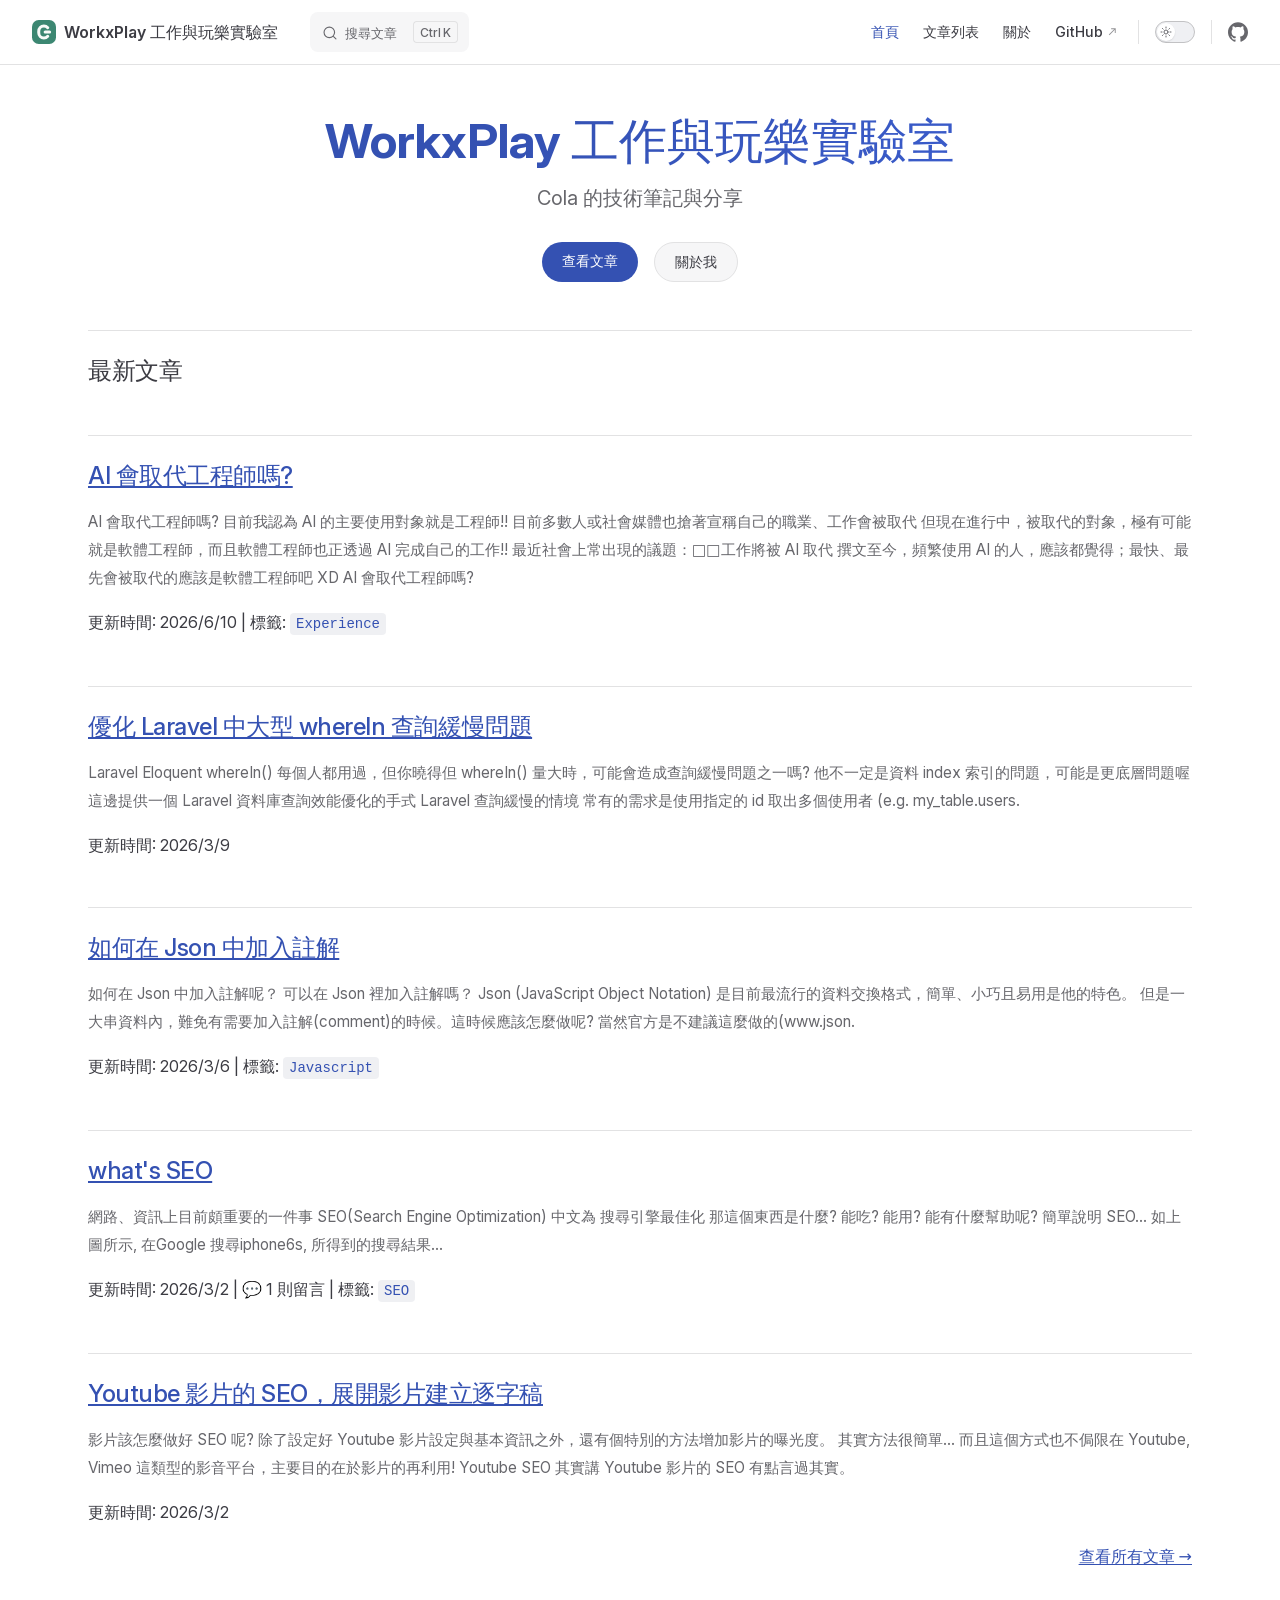
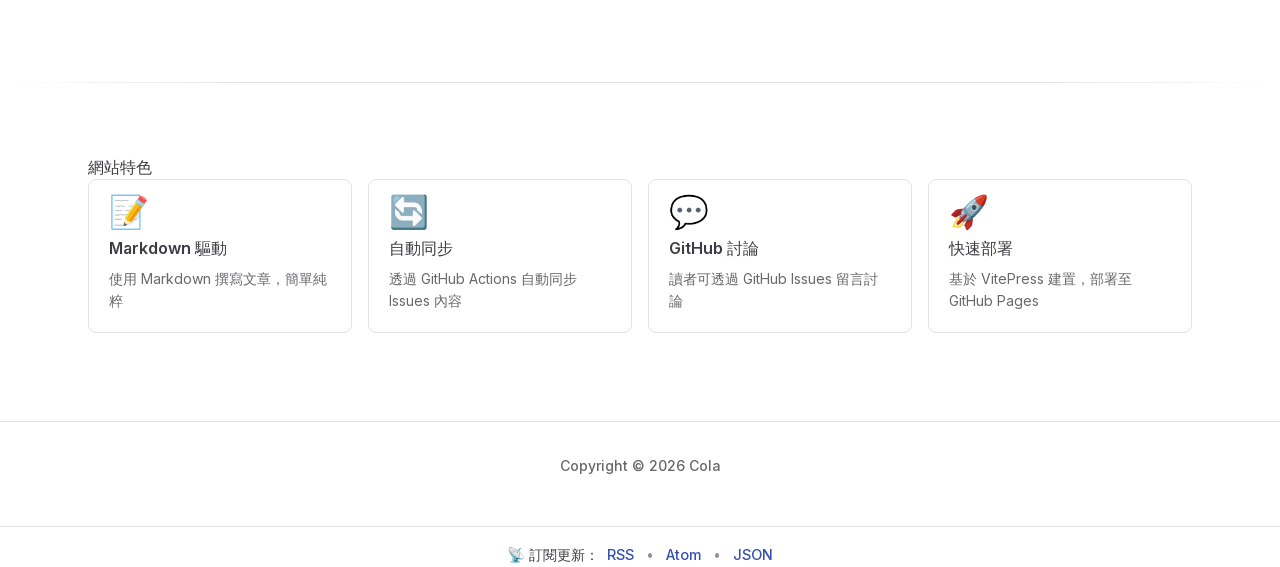
<file: index.html>
<!DOCTYPE html>
<html lang="zh-TW" dir="ltr">
  <head>
    <meta charset="utf-8">
    
    <title>WorkxPlay 工作與玩樂實驗室</title>
    
    
    <link rel="preload stylesheet" href="/assets/style.CukGiV65.css" as="style">
    <link rel="preload stylesheet" href="/vp-icons.css" as="style">
    
    <script type="module" src="/assets/app.BNLV5OSA.js"></script>
    <link rel="preload" href="/assets/inter-roman-latin.Di8DUHzh.woff2" as="font" type="font/woff2" crossorigin="">
    <link rel="modulepreload" href="/assets/chunks/theme.DL6XUHgp.js">
    <link rel="modulepreload" href="/assets/chunks/framework.CYCRomDB.js">
    <link rel="modulepreload" href="/assets/index.md.Bm2E69m2.lean.js">
    <link rel="icon" href="/logo.svg" type="image/svg+xml">
    <link rel="icon" href="/favicon.ico" sizes="any">
    <meta name="theme-color" content="#3c8772">
    <meta property="og:type" content="website">
    <meta property="og:locale" content="zh_TW">
    <meta property="og:site_name" content="WorkxPlay 工作與玩樂實驗室">
    <meta property="og:image" content="https://cola.workxplay.net/og-image.png">
    <meta name="twitter:card" content="summary_large_image">
    <meta name="twitter:title" content="WorkxPlay 工作與玩樂實驗室">
    <meta name="twitter:image" content="https://cola.workxplay.net/og-image.png">
    <meta name="viewport" content="width=device-width, initial-scale=1.0, maximum-scale=5.0">
    <script async src="https://www.googletagmanager.com/gtag/js?id=G-L02Y58BHWY"></script>
    <script>window.dataLayer=window.dataLayer||[];function gtag(){dataLayer.push(arguments)}gtag("js",new Date),gtag("config","G-L02Y58BHWY");</script>
    <link rel="alternate" type="application/rss+xml" title="RSS 2.0" href="https://cola.workxplay.net/rss.xml">
    <link rel="alternate" type="application/atom+xml" title="Atom 1.0" href="https://cola.workxplay.net/atom.xml">
    <link rel="alternate" type="application/json" title="JSON Feed" href="https://cola.workxplay.net/feed.json">
    <script id="check-dark-mode">(()=>{const e=localStorage.getItem("vitepress-theme-appearance")||"auto",a=window.matchMedia("(prefers-color-scheme: dark)").matches;(!e||e==="auto"?a:e==="dark")&&document.documentElement.classList.add("dark")})();</script>
    <script id="check-mac-os">document.documentElement.classList.toggle("mac",/Mac|iPhone|iPod|iPad/i.test(navigator.platform));</script>
    <link rel="canonical" href="https://cola.workxplay.net">
    <meta name="description" content="WorkxPlay - Cola 的技術筆記部落格，分享 PHP、Laravel、AI、SEO、網站開發等技術內容。">
    <meta property="og:description" content="WorkxPlay - Cola 的技術筆記部落格，分享 PHP、Laravel、AI、SEO、網站開發等技術內容。">
    <meta name="twitter:description" content="WorkxPlay - Cola 的技術筆記部落格，分享 PHP、Laravel、AI、SEO、網站開發等技術內容。">
    <script type="application/ld+json">[{"@context":"https://schema.org","@type":"WebSite","name":"WorkxPlay 工作與玩樂實驗室","description":"Cola 的技術筆記與分享","url":"https://cola.workxplay.net","author":{"@type":"Person","name":"Cola"},"inLanguage":"zh-TW"},{"@context":"https://schema.org","@type":"Blog","name":"WorkxPlay 工作與玩樂實驗室","description":"Cola 的技術筆記與分享","url":"https://cola.workxplay.net","author":{"@type":"Person","name":"Cola"},"inLanguage":"zh-TW"}]</script>
  </head>
  <body>
    <div id="app"><div class="Layout" data-v-5d98c3a5><!--[--><!--]--><!--[--><span tabindex="-1" data-v-0b0ada53></span><a href="#VPContent" class="VPSkipLink visually-hidden" data-v-0b0ada53>Skip to content</a><!--]--><!----><header class="VPNav" data-v-5d98c3a5 data-v-ae24b3ad><div class="VPNavBar" data-v-ae24b3ad data-v-6aa21345><div class="wrapper" data-v-6aa21345><div class="container" data-v-6aa21345><div class="title" data-v-6aa21345><div class="VPNavBarTitle" data-v-6aa21345 data-v-1168a8e4><a class="title" href="/" data-v-1168a8e4><!--[--><!--]--><!--[--><img class="VPImage logo" src="/logo.svg" alt="WorkxPlay logo" width="24" height="24" data-v-8426fc1a><!--]--><span data-v-1168a8e4>WorkxPlay 工作與玩樂實驗室</span><!--[--><!--]--></a></div></div><div class="content" data-v-6aa21345><div class="content-body" data-v-6aa21345><!--[--><!--]--><div class="VPNavBarSearch search" data-v-6aa21345><!--[--><!----><div id="local-search"><button type="button" class="DocSearch DocSearch-Button" aria-label="搜尋文章"><span class="DocSearch-Button-Container"><span class="vp-icon DocSearch-Search-Icon"></span><span class="DocSearch-Button-Placeholder">搜尋文章</span></span><span class="DocSearch-Button-Keys"><kbd class="DocSearch-Button-Key"></kbd><kbd class="DocSearch-Button-Key">K</kbd></span></button></div><!--]--></div><nav aria-labelledby="main-nav-aria-label" class="VPNavBarMenu menu" data-v-6aa21345 data-v-dc692963><span id="main-nav-aria-label" class="visually-hidden" data-v-dc692963> Main Navigation </span><!--[--><!--[--><a class="VPLink link VPNavBarMenuLink active" href="/" tabindex="0" data-v-dc692963 data-v-e56f3d57><!--[--><span data-v-e56f3d57>首頁</span><!--]--></a><!--]--><!--[--><a class="VPLink link VPNavBarMenuLink" href="/articles" tabindex="0" data-v-dc692963 data-v-e56f3d57><!--[--><span data-v-e56f3d57>文章列表</span><!--]--></a><!--]--><!--[--><a class="VPLink link VPNavBarMenuLink" href="/about" tabindex="0" data-v-dc692963 data-v-e56f3d57><!--[--><span data-v-e56f3d57>關於</span><!--]--></a><!--]--><!--[--><a class="VPLink link vp-external-link-icon VPNavBarMenuLink" href="https://github.com/cscolabear/cscolabear.github.io" target="_blank" rel="noreferrer" tabindex="0" data-v-dc692963 data-v-e56f3d57><!--[--><span data-v-e56f3d57>GitHub</span><!--]--></a><!--]--><!--]--></nav><!----><div class="VPNavBarAppearance appearance" data-v-6aa21345 data-v-6c893767><button class="VPSwitch VPSwitchAppearance" type="button" role="switch" title aria-checked="false" data-v-6c893767 data-v-5337faa4 data-v-1d5665e3><span class="check" data-v-1d5665e3><span class="icon" data-v-1d5665e3><!--[--><span class="vpi-sun sun" data-v-5337faa4></span><span class="vpi-moon moon" data-v-5337faa4></span><!--]--></span></span></button></div><div class="VPSocialLinks VPNavBarSocialLinks social-links" data-v-6aa21345 data-v-0394ad82 data-v-7bc22406><!--[--><a class="VPSocialLink no-icon" href="https://github.com/cscolabear" aria-label="github" target="_blank" rel="noopener" data-v-7bc22406 data-v-bd121fe5><span class="vpi-social-github"></span></a><!--]--></div><div class="VPFlyout VPNavBarExtra extra" data-v-6aa21345 data-v-bb2aa2f0 data-v-cf11d7a2><button type="button" class="button" aria-haspopup="true" aria-expanded="false" aria-label="extra navigation" data-v-cf11d7a2><span class="vpi-more-horizontal icon" data-v-cf11d7a2></span></button><div class="menu" data-v-cf11d7a2><div class="VPMenu" data-v-cf11d7a2 data-v-b98bc113><!----><!--[--><!--[--><!----><div class="group" data-v-bb2aa2f0><div class="item appearance" data-v-bb2aa2f0><p class="label" data-v-bb2aa2f0>深色模式</p><div class="appearance-action" data-v-bb2aa2f0><button class="VPSwitch VPSwitchAppearance" type="button" role="switch" title aria-checked="false" data-v-bb2aa2f0 data-v-5337faa4 data-v-1d5665e3><span class="check" data-v-1d5665e3><span class="icon" data-v-1d5665e3><!--[--><span class="vpi-sun sun" data-v-5337faa4></span><span class="vpi-moon moon" data-v-5337faa4></span><!--]--></span></span></button></div></div></div><div class="group" data-v-bb2aa2f0><div class="item social-links" data-v-bb2aa2f0><div class="VPSocialLinks social-links-list" data-v-bb2aa2f0 data-v-7bc22406><!--[--><a class="VPSocialLink no-icon" href="https://github.com/cscolabear" aria-label="github" target="_blank" rel="noopener" data-v-7bc22406 data-v-bd121fe5><span class="vpi-social-github"></span></a><!--]--></div></div></div><!--]--><!--]--></div></div></div><!--[--><!--]--><button type="button" class="VPNavBarHamburger hamburger" aria-label="mobile navigation" aria-expanded="false" aria-controls="VPNavScreen" data-v-6aa21345 data-v-e5dd9c1c><span class="container" data-v-e5dd9c1c><span class="top" data-v-e5dd9c1c></span><span class="middle" data-v-e5dd9c1c></span><span class="bottom" data-v-e5dd9c1c></span></span></button></div></div></div></div><div class="divider" data-v-6aa21345><div class="divider-line" data-v-6aa21345></div></div></div><!----></header><div class="VPLocalNav empty fixed" data-v-5d98c3a5 data-v-a6f0e41e><div class="container" data-v-a6f0e41e><!----><div class="VPLocalNavOutlineDropdown" style="--vp-vh:0px;" data-v-a6f0e41e data-v-8a42e2b4><button data-v-8a42e2b4>返回頂部</button><!----></div></div></div><!----><div class="VPContent" id="VPContent" data-v-5d98c3a5 data-v-1428d186><main class="custom-home" data-v-1428d186 data-v-f62a766e><div class="hero-section" data-v-f62a766e><div class="container" data-v-f62a766e><div class="hero-content" data-v-f62a766e><h1 class="name" data-v-f62a766e>WorkxPlay 工作與玩樂實驗室</h1><p class="text" data-v-f62a766e>Cola 的技術筆記與分享</p><div class="actions" data-v-f62a766e><!--[--><a href="/articles" class="action-button action-brand" data-v-f62a766e>查看文章</a><a href="/about" class="action-button action-alt" data-v-f62a766e>關於我</a><!--]--></div></div></div></div><div class="latest-posts-section vp-doc" data-v-f62a766e><div class="container" data-v-f62a766e><div style="position:relative;" data-v-f62a766e><div><h2 id="最新文章" tabindex="-1">最新文章 <a class="header-anchor" href="#最新文章">#</a></h2><h2 id="ai-會取代工程師嗎" tabindex="-1"><a href="/will-ai-replace-programmers">AI 會取代工程師嗎?</a> <a class="header-anchor" href="#ai-會取代工程師嗎">#</a></h2><p class="article-description">AI 會取代工程師嗎? 目前我認為 AI 的主要使用對象就是工程師!! 目前多數人或社會媒體也搶著宣稱自己的職業、工作會被取代 但現在進行中，被取代的對象，極有可能就是軟體工程師，而且軟體工程師也正透過 AI 完成自己的工作!! 最近社會上常出現的議題：□□工作將被 AI 取代 撰文至今，頻繁使用 AI 的人，應該都覺得；最快、最先會被取代的應該是軟體工程師吧 XD AI 會取代工程師嗎?</p><p><strong>更新時間</strong>: 2026/6/10 | <strong>標籤</strong>: <code>Experience</code></p><h2 id="優化-laravel-中大型-wherein-查詢緩慢問題" tabindex="-1"><a href="/optimising-large-wherein-queries-in-laravel">優化 Laravel 中大型 whereIn 查詢緩慢問題</a> <a class="header-anchor" href="#優化-laravel-中大型-wherein-查詢緩慢問題">#</a></h2><p class="article-description">Laravel Eloquent whereIn() 每個人都用過，但你曉得但 whereIn() 量大時，可能會造成查詢緩慢問題之一嗎? 他不一定是資料 index 索引的問題，可能是更底層問題喔 這邊提供一個 Laravel 資料庫查詢效能優化的手式 Laravel 查詢緩慢的情境 常有的需求是使用指定的 id 取出多個使用者 (e.g. my_table.users.</p><p><strong>更新時間</strong>: 2026/3/9</p><h2 id="如何在-json-中加入註解" tabindex="-1"><a href="/json-comment">如何在 Json 中加入註解</a> <a class="header-anchor" href="#如何在-json-中加入註解">#</a></h2><p class="article-description">如何在 Json 中加入註解呢？ 可以在 Json 裡加入註解嗎？ Json (JavaScript Object Notation) 是目前最流行的資料交換格式，簡單、小巧且易用是他的特色。 但是一大串資料內，難免有需要加入註解(comment)的時候。這時候應該怎麼做呢? 當然官方是不建議這麼做的(www.json.</p><p><strong>更新時間</strong>: 2026/3/6 | <strong>標籤</strong>: <code>Javascript</code></p><h2 id="what-s-seo" tabindex="-1"><a href="/whats-seo">what&#39;s SEO</a> <a class="header-anchor" href="#what-s-seo">#</a></h2><p class="article-description">網路、資訊上目前頗重要的一件事 SEO(Search Engine Optimization) 中文為 搜尋引擎最佳化 那這個東西是什麼? 能吃? 能用? 能有什麼幫助呢? 簡單說明 SEO... 如上圖所示, 在Google 搜尋iphone6s, 所得到的搜尋結果...</p><p><strong>更新時間</strong>: 2026/3/2 | 💬 1 則留言 | <strong>標籤</strong>: <code>SEO</code></p><h2 id="youtube-影片的-seo-展開影片建立逐字稿" tabindex="-1"><a href="/youtube-video-transcript-for-seo">Youtube 影片的 SEO，展開影片建立逐字稿</a> <a class="header-anchor" href="#youtube-影片的-seo-展開影片建立逐字稿">#</a></h2><p class="article-description">影片該怎麼做好 SEO 呢? 除了設定好 Youtube 影片設定與基本資訊之外，還有個特別的方法增加影片的曝光度。 其實方法很簡單... 而且這個方式也不侷限在 Youtube, Vimeo 這類型的影音平台，主要目的在於影片的再利用! Youtube SEO 其實講 Youtube 影片的 SEO 有點言過其實。</p><p><strong>更新時間</strong>: 2026/3/2</p><p class="view-all"><a href="/articles">查看所有文章 →</a></p></div></div></div></div><div class="section-divider" data-v-f62a766e></div><div class="features-section" data-v-f62a766e><div class="container" data-v-f62a766e><h2 data-v-f62a766e>網站特色</h2><div class="features-grid" data-v-f62a766e><!--[--><div class="feature-item" data-v-f62a766e><div class="icon" data-v-f62a766e>📝</div><h3 class="title" data-v-f62a766e>Markdown 驅動</h3><p class="details" data-v-f62a766e>使用 Markdown 撰寫文章，簡單純粹</p></div><div class="feature-item" data-v-f62a766e><div class="icon" data-v-f62a766e>🔄</div><h3 class="title" data-v-f62a766e>自動同步</h3><p class="details" data-v-f62a766e>透過 GitHub Actions 自動同步 Issues 內容</p></div><div class="feature-item" data-v-f62a766e><div class="icon" data-v-f62a766e>💬</div><h3 class="title" data-v-f62a766e>GitHub 討論</h3><p class="details" data-v-f62a766e>讀者可透過 GitHub Issues 留言討論</p></div><div class="feature-item" data-v-f62a766e><div class="icon" data-v-f62a766e>🚀</div><h3 class="title" data-v-f62a766e>快速部署</h3><p class="details" data-v-f62a766e>基於 VitePress 建置，部署至 GitHub Pages</p></div><!--]--></div></div></div></main></div><footer class="VPFooter" data-v-5d98c3a5 data-v-e315a0ad><div class="container" data-v-e315a0ad><!----><p class="copyright" data-v-e315a0ad>Copyright © 2026 Cola</p></div></footer><!--[--><div class="custom-footer-links" data-v-527b3a21><div class="footer-rss-section" data-v-527b3a21><span class="footer-label" data-v-527b3a21>📡 訂閱更新：</span><a href="https://cola.workxplay.net/rss.xml" target="_blank" rel="noopener noreferrer" class="footer-link" data-v-527b3a21> RSS </a><span class="separator" data-v-527b3a21>•</span><a href="https://cola.workxplay.net/atom.xml" target="_blank" rel="noopener noreferrer" class="footer-link" data-v-527b3a21> Atom </a><span class="separator" data-v-527b3a21>•</span><a href="https://cola.workxplay.net/feed.json" target="_blank" rel="noopener noreferrer" class="footer-link" data-v-527b3a21> JSON </a></div></div><!--]--></div></div>
    <script>window.__VP_HASH_MAP__=JSON.parse("{\"about.md\":\"C2JDtNqr\",\"articles.md\":\"BT_CWpO2\",\"index.md\":\"Bm2E69m2\",\"json-comment.md\":\"CJWTu-E7\",\"optimising-large-wherein-queries-in-laravel.md\":\"NG7ZQavz\",\"whats-seo.md\":\"C7ZxQBln\",\"will-ai-replace-programmers.md\":\"Dy4-CrWC\",\"youtube-video-transcript-for-seo.md\":\"GFd3TTB4\"}");window.__VP_SITE_DATA__=JSON.parse("{\"lang\":\"zh-TW\",\"dir\":\"ltr\",\"title\":\"WorkxPlay 工作與玩樂實驗室\",\"description\":\"Cola 的技術筆記與分享\",\"base\":\"/\",\"head\":[],\"router\":{\"prefetchLinks\":true},\"appearance\":true,\"themeConfig\":{\"logo\":{\"src\":\"/logo.svg\",\"alt\":\"WorkxPlay logo\",\"width\":\"24\",\"height\":\"24\"},\"nav\":[{\"text\":\"首頁\",\"link\":\"/\"},{\"text\":\"文章列表\",\"link\":\"/articles\"},{\"text\":\"關於\",\"link\":\"/about\"},{\"text\":\"GitHub\",\"link\":\"https://github.com/cscolabear/cscolabear.github.io\"}],\"socialLinks\":[{\"icon\":\"github\",\"link\":\"https://github.com/cscolabear\"}],\"footer\":{\"message\":\"\",\"copyright\":\"Copyright © 2026 Cola\"},\"search\":{\"provider\":\"local\",\"options\":{\"translations\":{\"button\":{\"buttonText\":\"搜尋文章\",\"buttonAriaLabel\":\"搜尋文章\"},\"modal\":{\"noResultsText\":\"找不到相關結果\",\"resetButtonTitle\":\"清除查詢條件\",\"footer\":{\"selectText\":\"選擇\",\"navigateText\":\"切換\",\"closeText\":\"關閉\"}}}}},\"lastUpdated\":{\"text\":\"最後更新\",\"formatOptions\":{\"dateStyle\":\"medium\",\"timeStyle\":\"short\",\"timeZone\":\"Asia/Taipei\"}},\"docFooter\":{\"prev\":\"上一篇\",\"next\":\"下一篇\"},\"outline\":{\"level\":[2,3],\"label\":\"本頁目錄\"},\"returnToTopLabel\":\"返回頂部\",\"sidebarMenuLabel\":\"選單\",\"darkModeSwitchLabel\":\"深色模式\",\"lightModeSwitchTitle\":\"切換至淺色模式\",\"darkModeSwitchTitle\":\"切換至深色模式\"},\"locales\":{},\"scrollOffset\":134,\"cleanUrls\":true}");</script>
    
  </body>
</html>
</file>
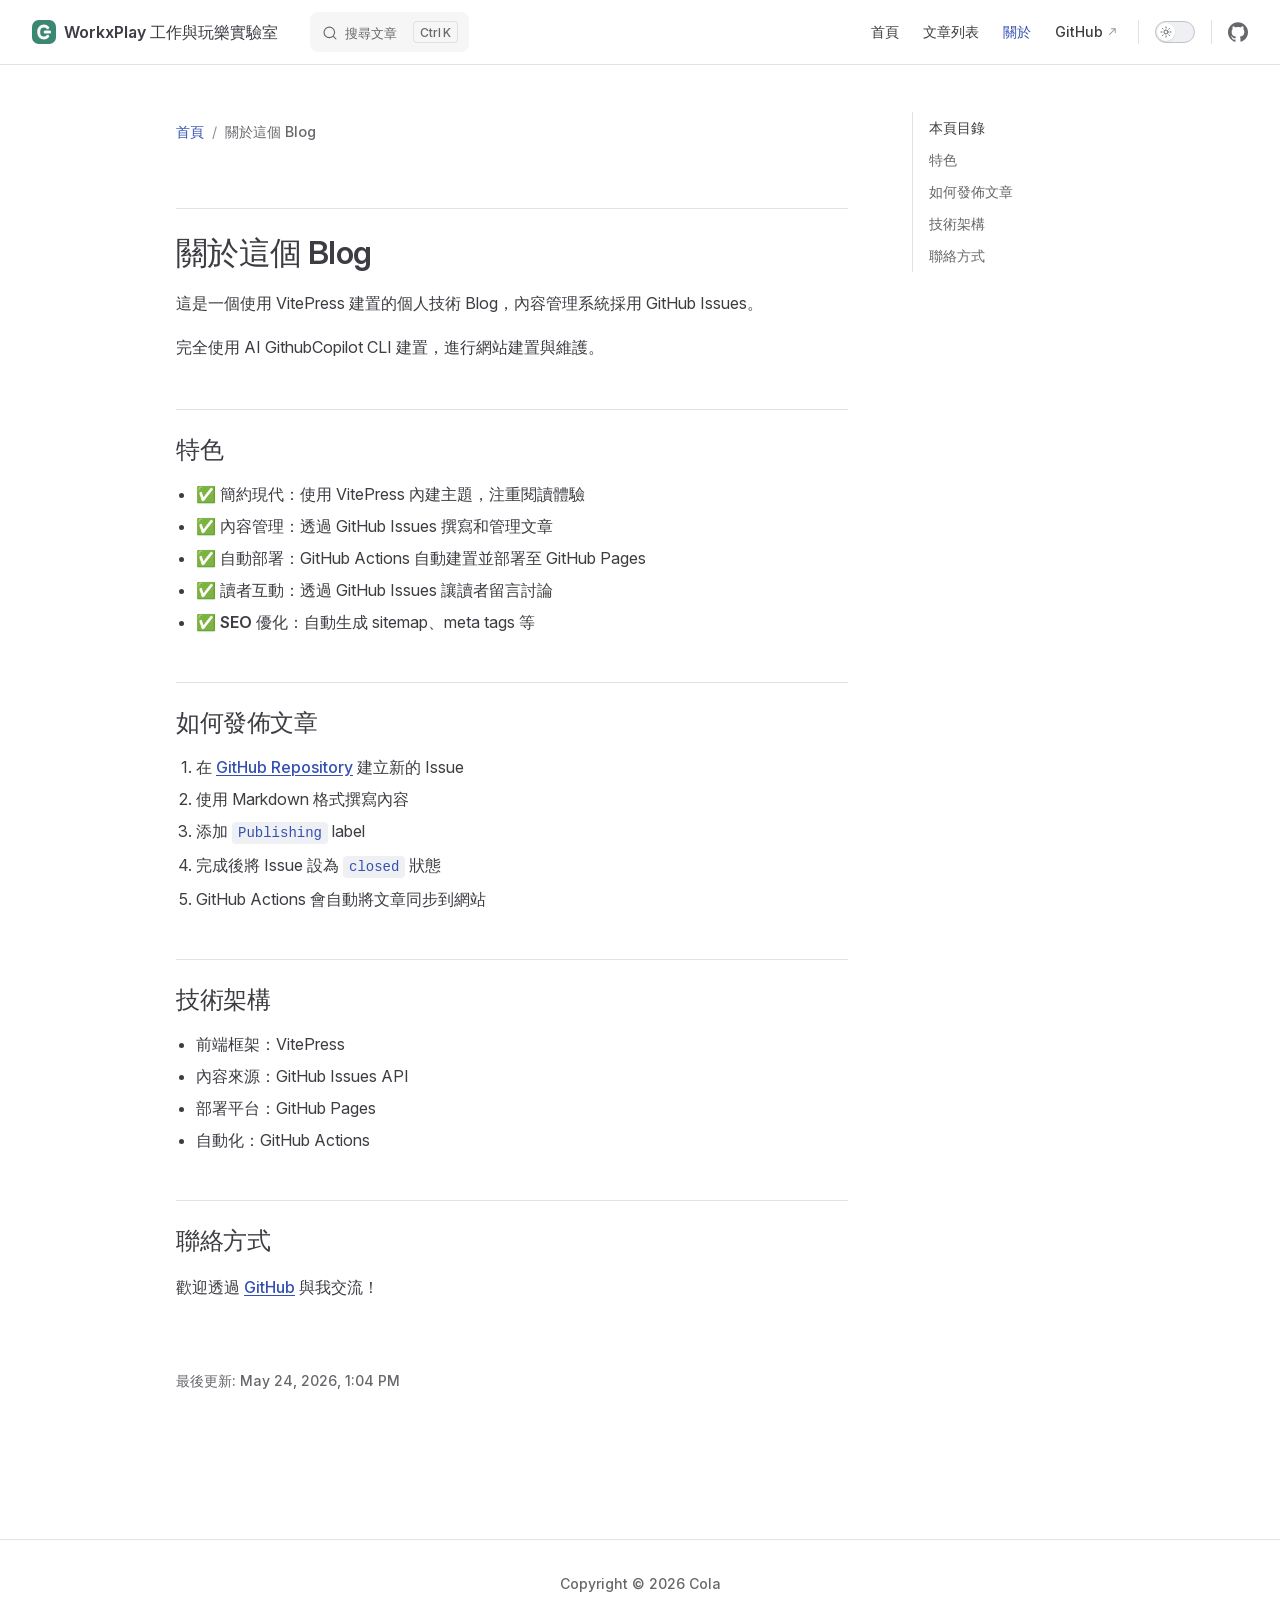
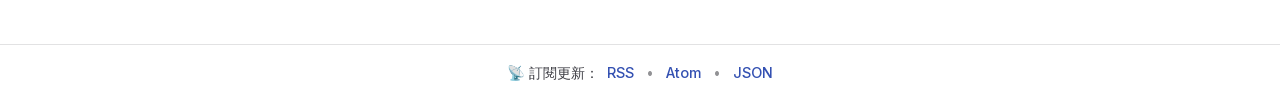
<file: about.html>
<!DOCTYPE html>
<html lang="zh-TW" dir="ltr">
  <head>
    <meta charset="utf-8">
    
    <title>關於這個 Blog | WorkxPlay 工作與玩樂實驗室</title>
    
    
    <link rel="preload stylesheet" href="/assets/style.CukGiV65.css" as="style">
    <link rel="preload stylesheet" href="/vp-icons.css" as="style">
    
    <script type="module" src="/assets/app.BNLV5OSA.js"></script>
    <link rel="preload" href="/assets/inter-roman-latin.Di8DUHzh.woff2" as="font" type="font/woff2" crossorigin="">
    <link rel="modulepreload" href="/assets/chunks/theme.DL6XUHgp.js">
    <link rel="modulepreload" href="/assets/chunks/framework.CYCRomDB.js">
    <link rel="modulepreload" href="/assets/about.md.C2JDtNqr.lean.js">
    <link rel="icon" href="/logo.svg" type="image/svg+xml">
    <link rel="icon" href="/favicon.ico" sizes="any">
    <meta name="theme-color" content="#3c8772">
    <meta property="og:type" content="website">
    <meta property="og:locale" content="zh_TW">
    <meta property="og:site_name" content="WorkxPlay 工作與玩樂實驗室">
    <meta property="og:image" content="https://cola.workxplay.net/og-image.png">
    <meta name="twitter:card" content="summary_large_image">
    <meta name="twitter:title" content="WorkxPlay 工作與玩樂實驗室">
    <meta name="twitter:image" content="https://cola.workxplay.net/og-image.png">
    <meta name="viewport" content="width=device-width, initial-scale=1.0, maximum-scale=5.0">
    <script async src="https://www.googletagmanager.com/gtag/js?id=G-L02Y58BHWY"></script>
    <script>window.dataLayer=window.dataLayer||[];function gtag(){dataLayer.push(arguments)}gtag("js",new Date),gtag("config","G-L02Y58BHWY");</script>
    <link rel="alternate" type="application/rss+xml" title="RSS 2.0" href="https://cola.workxplay.net/rss.xml">
    <link rel="alternate" type="application/atom+xml" title="Atom 1.0" href="https://cola.workxplay.net/atom.xml">
    <link rel="alternate" type="application/json" title="JSON Feed" href="https://cola.workxplay.net/feed.json">
    <script id="check-dark-mode">(()=>{const e=localStorage.getItem("vitepress-theme-appearance")||"auto",a=window.matchMedia("(prefers-color-scheme: dark)").matches;(!e||e==="auto"?a:e==="dark")&&document.documentElement.classList.add("dark")})();</script>
    <script id="check-mac-os">document.documentElement.classList.toggle("mac",/Mac|iPhone|iPod|iPad/i.test(navigator.platform));</script>
    <link rel="canonical" href="https://cola.workxplay.net/about">
    <meta name="description" content="關於 WorkxPlay 工作與玩樂實驗室，Cola 的技術筆記與分享，使用 VitePress 建置的技術 Blog，採用 GitHub Issues 作為內容管理系統。支援 Markdown 撰寫、自動部署、讀者互動與 SEO 優化。">
    <meta property="og:description" content="關於 WorkxPlay 工作與玩樂實驗室，Cola 的技術筆記與分享，使用 VitePress 建置的技術 Blog，採用 GitHub Issues 作為內容管理系統。支援 Markdown 撰寫、自動部署、讀者互動與 SEO 優化。">
    <meta name="twitter:description" content="關於 WorkxPlay 工作與玩樂實驗室，Cola 的技術筆記與分享，使用 VitePress 建置的技術 Blog，採用 GitHub Issues 作為內容管理系統。支援 Markdown 撰寫、自動部署、讀者互動與 SEO 優化。">
    <script type="application/ld+json">{"@context":"https://schema.org","@type":"WebPage","name":"關於這個 Blog","description":"關於 WorkxPlay 工作與玩樂實驗室，Cola 的技術筆記與分享，使用 VitePress 建置的技術 Blog，採用 GitHub Issues 作為內容管理系統。支援 Markdown 撰寫、自動部署、讀者互動與 SEO 優化。","url":"https://cola.workxplay.net/about","inLanguage":"zh-TW"}</script>
    <script type="application/ld+json">{"@context":"https://schema.org","@type":"BreadcrumbList","itemListElement":[{"@type":"ListItem","position":1,"name":"首頁","item":"https://cola.workxplay.net"},{"@type":"ListItem","position":2,"name":"關於這個 Blog","item":"https://cola.workxplay.net/about"}]}</script>
  </head>
  <body>
    <div id="app"><div class="Layout" data-v-5d98c3a5><!--[--><!--]--><!--[--><span tabindex="-1" data-v-0b0ada53></span><a href="#VPContent" class="VPSkipLink visually-hidden" data-v-0b0ada53>Skip to content</a><!--]--><!----><header class="VPNav" data-v-5d98c3a5 data-v-ae24b3ad><div class="VPNavBar" data-v-ae24b3ad data-v-6aa21345><div class="wrapper" data-v-6aa21345><div class="container" data-v-6aa21345><div class="title" data-v-6aa21345><div class="VPNavBarTitle" data-v-6aa21345 data-v-1168a8e4><a class="title" href="/" data-v-1168a8e4><!--[--><!--]--><!--[--><img class="VPImage logo" src="/logo.svg" alt="WorkxPlay logo" width="24" height="24" data-v-8426fc1a><!--]--><span data-v-1168a8e4>WorkxPlay 工作與玩樂實驗室</span><!--[--><!--]--></a></div></div><div class="content" data-v-6aa21345><div class="content-body" data-v-6aa21345><!--[--><!--]--><div class="VPNavBarSearch search" data-v-6aa21345><!--[--><!----><div id="local-search"><button type="button" class="DocSearch DocSearch-Button" aria-label="搜尋文章"><span class="DocSearch-Button-Container"><span class="vp-icon DocSearch-Search-Icon"></span><span class="DocSearch-Button-Placeholder">搜尋文章</span></span><span class="DocSearch-Button-Keys"><kbd class="DocSearch-Button-Key"></kbd><kbd class="DocSearch-Button-Key">K</kbd></span></button></div><!--]--></div><nav aria-labelledby="main-nav-aria-label" class="VPNavBarMenu menu" data-v-6aa21345 data-v-dc692963><span id="main-nav-aria-label" class="visually-hidden" data-v-dc692963> Main Navigation </span><!--[--><!--[--><a class="VPLink link VPNavBarMenuLink" href="/" tabindex="0" data-v-dc692963 data-v-e56f3d57><!--[--><span data-v-e56f3d57>首頁</span><!--]--></a><!--]--><!--[--><a class="VPLink link VPNavBarMenuLink" href="/articles" tabindex="0" data-v-dc692963 data-v-e56f3d57><!--[--><span data-v-e56f3d57>文章列表</span><!--]--></a><!--]--><!--[--><a class="VPLink link VPNavBarMenuLink active" href="/about" tabindex="0" data-v-dc692963 data-v-e56f3d57><!--[--><span data-v-e56f3d57>關於</span><!--]--></a><!--]--><!--[--><a class="VPLink link vp-external-link-icon VPNavBarMenuLink" href="https://github.com/cscolabear/cscolabear.github.io" target="_blank" rel="noreferrer" tabindex="0" data-v-dc692963 data-v-e56f3d57><!--[--><span data-v-e56f3d57>GitHub</span><!--]--></a><!--]--><!--]--></nav><!----><div class="VPNavBarAppearance appearance" data-v-6aa21345 data-v-6c893767><button class="VPSwitch VPSwitchAppearance" type="button" role="switch" title aria-checked="false" data-v-6c893767 data-v-5337faa4 data-v-1d5665e3><span class="check" data-v-1d5665e3><span class="icon" data-v-1d5665e3><!--[--><span class="vpi-sun sun" data-v-5337faa4></span><span class="vpi-moon moon" data-v-5337faa4></span><!--]--></span></span></button></div><div class="VPSocialLinks VPNavBarSocialLinks social-links" data-v-6aa21345 data-v-0394ad82 data-v-7bc22406><!--[--><a class="VPSocialLink no-icon" href="https://github.com/cscolabear" aria-label="github" target="_blank" rel="noopener" data-v-7bc22406 data-v-bd121fe5><span class="vpi-social-github"></span></a><!--]--></div><div class="VPFlyout VPNavBarExtra extra" data-v-6aa21345 data-v-bb2aa2f0 data-v-cf11d7a2><button type="button" class="button" aria-haspopup="true" aria-expanded="false" aria-label="extra navigation" data-v-cf11d7a2><span class="vpi-more-horizontal icon" data-v-cf11d7a2></span></button><div class="menu" data-v-cf11d7a2><div class="VPMenu" data-v-cf11d7a2 data-v-b98bc113><!----><!--[--><!--[--><!----><div class="group" data-v-bb2aa2f0><div class="item appearance" data-v-bb2aa2f0><p class="label" data-v-bb2aa2f0>深色模式</p><div class="appearance-action" data-v-bb2aa2f0><button class="VPSwitch VPSwitchAppearance" type="button" role="switch" title aria-checked="false" data-v-bb2aa2f0 data-v-5337faa4 data-v-1d5665e3><span class="check" data-v-1d5665e3><span class="icon" data-v-1d5665e3><!--[--><span class="vpi-sun sun" data-v-5337faa4></span><span class="vpi-moon moon" data-v-5337faa4></span><!--]--></span></span></button></div></div></div><div class="group" data-v-bb2aa2f0><div class="item social-links" data-v-bb2aa2f0><div class="VPSocialLinks social-links-list" data-v-bb2aa2f0 data-v-7bc22406><!--[--><a class="VPSocialLink no-icon" href="https://github.com/cscolabear" aria-label="github" target="_blank" rel="noopener" data-v-7bc22406 data-v-bd121fe5><span class="vpi-social-github"></span></a><!--]--></div></div></div><!--]--><!--]--></div></div></div><!--[--><!--]--><button type="button" class="VPNavBarHamburger hamburger" aria-label="mobile navigation" aria-expanded="false" aria-controls="VPNavScreen" data-v-6aa21345 data-v-e5dd9c1c><span class="container" data-v-e5dd9c1c><span class="top" data-v-e5dd9c1c></span><span class="middle" data-v-e5dd9c1c></span><span class="bottom" data-v-e5dd9c1c></span></span></button></div></div></div></div><div class="divider" data-v-6aa21345><div class="divider-line" data-v-6aa21345></div></div></div><!----></header><div class="VPLocalNav empty fixed" data-v-5d98c3a5 data-v-a6f0e41e><div class="container" data-v-a6f0e41e><!----><div class="VPLocalNavOutlineDropdown" style="--vp-vh:0px;" data-v-a6f0e41e data-v-8a42e2b4><button data-v-8a42e2b4>返回頂部</button><!----></div></div></div><!----><div class="VPContent" id="VPContent" data-v-5d98c3a5 data-v-1428d186><div class="VPDoc has-aside" data-v-1428d186 data-v-39a288b8><!--[--><!--]--><div class="container" data-v-39a288b8><div class="aside" data-v-39a288b8><div class="aside-curtain" data-v-39a288b8></div><div class="aside-container" data-v-39a288b8><div class="aside-content" data-v-39a288b8><div class="VPDocAside" data-v-39a288b8 data-v-3f215769><!--[--><!--]--><!--[--><!--]--><nav aria-labelledby="doc-outline-aria-label" class="VPDocAsideOutline" data-v-3f215769 data-v-a5bbad30><div class="content" data-v-a5bbad30><div class="outline-marker" data-v-a5bbad30></div><div aria-level="2" class="outline-title" id="doc-outline-aria-label" role="heading" data-v-a5bbad30>本頁目錄</div><ul class="VPDocOutlineItem root" data-v-a5bbad30 data-v-b933a997><!--[--><!--]--></ul></div></nav><!--[--><!--]--><div class="spacer" data-v-3f215769></div><!--[--><!--]--><!----><!--[--><!--]--><!--[--><!--]--></div></div></div></div><div class="content" data-v-39a288b8><div class="content-container" data-v-39a288b8><!--[--><!--[--><!--[--><div class="vp-breadcrumb" data-v-5015f72a><nav aria-label="麵包屑" class="breadcrumb-nav" data-v-5015f72a><ol class="breadcrumb-list" data-v-5015f72a><!--[--><li class="breadcrumb-item" data-v-5015f72a><a href="https://cola.workxplay.net" class="breadcrumb-link" data-v-5015f72a>首頁</a><span class="breadcrumb-separator" aria-hidden="true" data-v-5015f72a> / </span></li><li class="breadcrumb-item" data-v-5015f72a><span class="breadcrumb-current" data-v-5015f72a>關於這個 Blog</span><!----></li><!--]--></ol></nav></div><div class="article-meta" data-v-62480435><!----><!----><!----><!----><!----></div><!--]--><!--]--><!--]--><main class="main" data-v-39a288b8><div style="position:relative;" class="vp-doc _about" data-v-39a288b8><div><h1 id="關於這個-blog" tabindex="-1">關於這個 Blog <a class="header-anchor" href="#關於這個-blog">#</a></h1><p>這是一個使用 VitePress 建置的個人技術 Blog，內容管理系統採用 GitHub Issues。</p><p>完全使用 AI GithubCopilot CLI 建置，進行網站建置與維護。</p><h2 id="特色" tabindex="-1">特色 <a class="header-anchor" href="#特色">#</a></h2><ul><li>✅ <strong>簡約現代</strong>：使用 VitePress 內建主題，注重閱讀體驗</li><li>✅ <strong>內容管理</strong>：透過 GitHub Issues 撰寫和管理文章</li><li>✅ <strong>自動部署</strong>：GitHub Actions 自動建置並部署至 GitHub Pages</li><li>✅ <strong>讀者互動</strong>：透過 GitHub Issues 讓讀者留言討論</li><li>✅ <strong>SEO 優化</strong>：自動生成 sitemap、meta tags 等</li></ul><h2 id="如何發佈文章" tabindex="-1">如何發佈文章 <a class="header-anchor" href="#如何發佈文章">#</a></h2><ol><li>在 <a href="https://github.com/cscolabear/cscolabear.github.io" target="_blank" rel="noreferrer">GitHub Repository</a> 建立新的 Issue</li><li>使用 Markdown 格式撰寫內容</li><li>添加 <code>Publishing</code> label</li><li>完成後將 Issue 設為 <code>closed</code> 狀態</li><li>GitHub Actions 會自動將文章同步到網站</li></ol><h2 id="技術架構" tabindex="-1">技術架構 <a class="header-anchor" href="#技術架構">#</a></h2><ul><li><strong>前端框架</strong>：VitePress</li><li><strong>內容來源</strong>：GitHub Issues API</li><li><strong>部署平台</strong>：GitHub Pages</li><li><strong>自動化</strong>：GitHub Actions</li></ul><h2 id="聯絡方式" tabindex="-1">聯絡方式 <a class="header-anchor" href="#聯絡方式">#</a></h2><p>歡迎透過 <a href="https://github.com/cscolabear" target="_blank" rel="noreferrer">GitHub</a> 與我交流！</p></div></div></main><footer class="VPDocFooter" data-v-39a288b8 data-v-e257564d><!--[--><!--]--><div class="edit-info" data-v-e257564d><!----><div class="last-updated" data-v-e257564d><p class="VPLastUpdated" data-v-e257564d data-v-e98dd255>最後更新: <time datetime="2026-05-24T05:04:02.000Z" data-v-e98dd255></time></p></div></div><!----></footer><!--[--><!--[--><!--[--><!----><!--]--><!--]--><!--]--></div></div></div><!--[--><!--]--></div></div><footer class="VPFooter" data-v-5d98c3a5 data-v-e315a0ad><div class="container" data-v-e315a0ad><!----><p class="copyright" data-v-e315a0ad>Copyright © 2026 Cola</p></div></footer><!--[--><div class="custom-footer-links" data-v-527b3a21><div class="footer-rss-section" data-v-527b3a21><span class="footer-label" data-v-527b3a21>📡 訂閱更新：</span><a href="https://cola.workxplay.net/rss.xml" target="_blank" rel="noopener noreferrer" class="footer-link" data-v-527b3a21> RSS </a><span class="separator" data-v-527b3a21>•</span><a href="https://cola.workxplay.net/atom.xml" target="_blank" rel="noopener noreferrer" class="footer-link" data-v-527b3a21> Atom </a><span class="separator" data-v-527b3a21>•</span><a href="https://cola.workxplay.net/feed.json" target="_blank" rel="noopener noreferrer" class="footer-link" data-v-527b3a21> JSON </a></div></div><!--]--></div></div>
    <script>window.__VP_HASH_MAP__=JSON.parse("{\"about.md\":\"C2JDtNqr\",\"articles.md\":\"BT_CWpO2\",\"index.md\":\"Bm2E69m2\",\"json-comment.md\":\"CJWTu-E7\",\"optimising-large-wherein-queries-in-laravel.md\":\"NG7ZQavz\",\"whats-seo.md\":\"C7ZxQBln\",\"will-ai-replace-programmers.md\":\"Dy4-CrWC\",\"youtube-video-transcript-for-seo.md\":\"GFd3TTB4\"}");window.__VP_SITE_DATA__=JSON.parse("{\"lang\":\"zh-TW\",\"dir\":\"ltr\",\"title\":\"WorkxPlay 工作與玩樂實驗室\",\"description\":\"Cola 的技術筆記與分享\",\"base\":\"/\",\"head\":[],\"router\":{\"prefetchLinks\":true},\"appearance\":true,\"themeConfig\":{\"logo\":{\"src\":\"/logo.svg\",\"alt\":\"WorkxPlay logo\",\"width\":\"24\",\"height\":\"24\"},\"nav\":[{\"text\":\"首頁\",\"link\":\"/\"},{\"text\":\"文章列表\",\"link\":\"/articles\"},{\"text\":\"關於\",\"link\":\"/about\"},{\"text\":\"GitHub\",\"link\":\"https://github.com/cscolabear/cscolabear.github.io\"}],\"socialLinks\":[{\"icon\":\"github\",\"link\":\"https://github.com/cscolabear\"}],\"footer\":{\"message\":\"\",\"copyright\":\"Copyright © 2026 Cola\"},\"search\":{\"provider\":\"local\",\"options\":{\"translations\":{\"button\":{\"buttonText\":\"搜尋文章\",\"buttonAriaLabel\":\"搜尋文章\"},\"modal\":{\"noResultsText\":\"找不到相關結果\",\"resetButtonTitle\":\"清除查詢條件\",\"footer\":{\"selectText\":\"選擇\",\"navigateText\":\"切換\",\"closeText\":\"關閉\"}}}}},\"lastUpdated\":{\"text\":\"最後更新\",\"formatOptions\":{\"dateStyle\":\"medium\",\"timeStyle\":\"short\",\"timeZone\":\"Asia/Taipei\"}},\"docFooter\":{\"prev\":\"上一篇\",\"next\":\"下一篇\"},\"outline\":{\"level\":[2,3],\"label\":\"本頁目錄\"},\"returnToTopLabel\":\"返回頂部\",\"sidebarMenuLabel\":\"選單\",\"darkModeSwitchLabel\":\"深色模式\",\"lightModeSwitchTitle\":\"切換至淺色模式\",\"darkModeSwitchTitle\":\"切換至深色模式\"},\"locales\":{},\"scrollOffset\":134,\"cleanUrls\":true}");</script>
    
  </body>
</html>
</file>
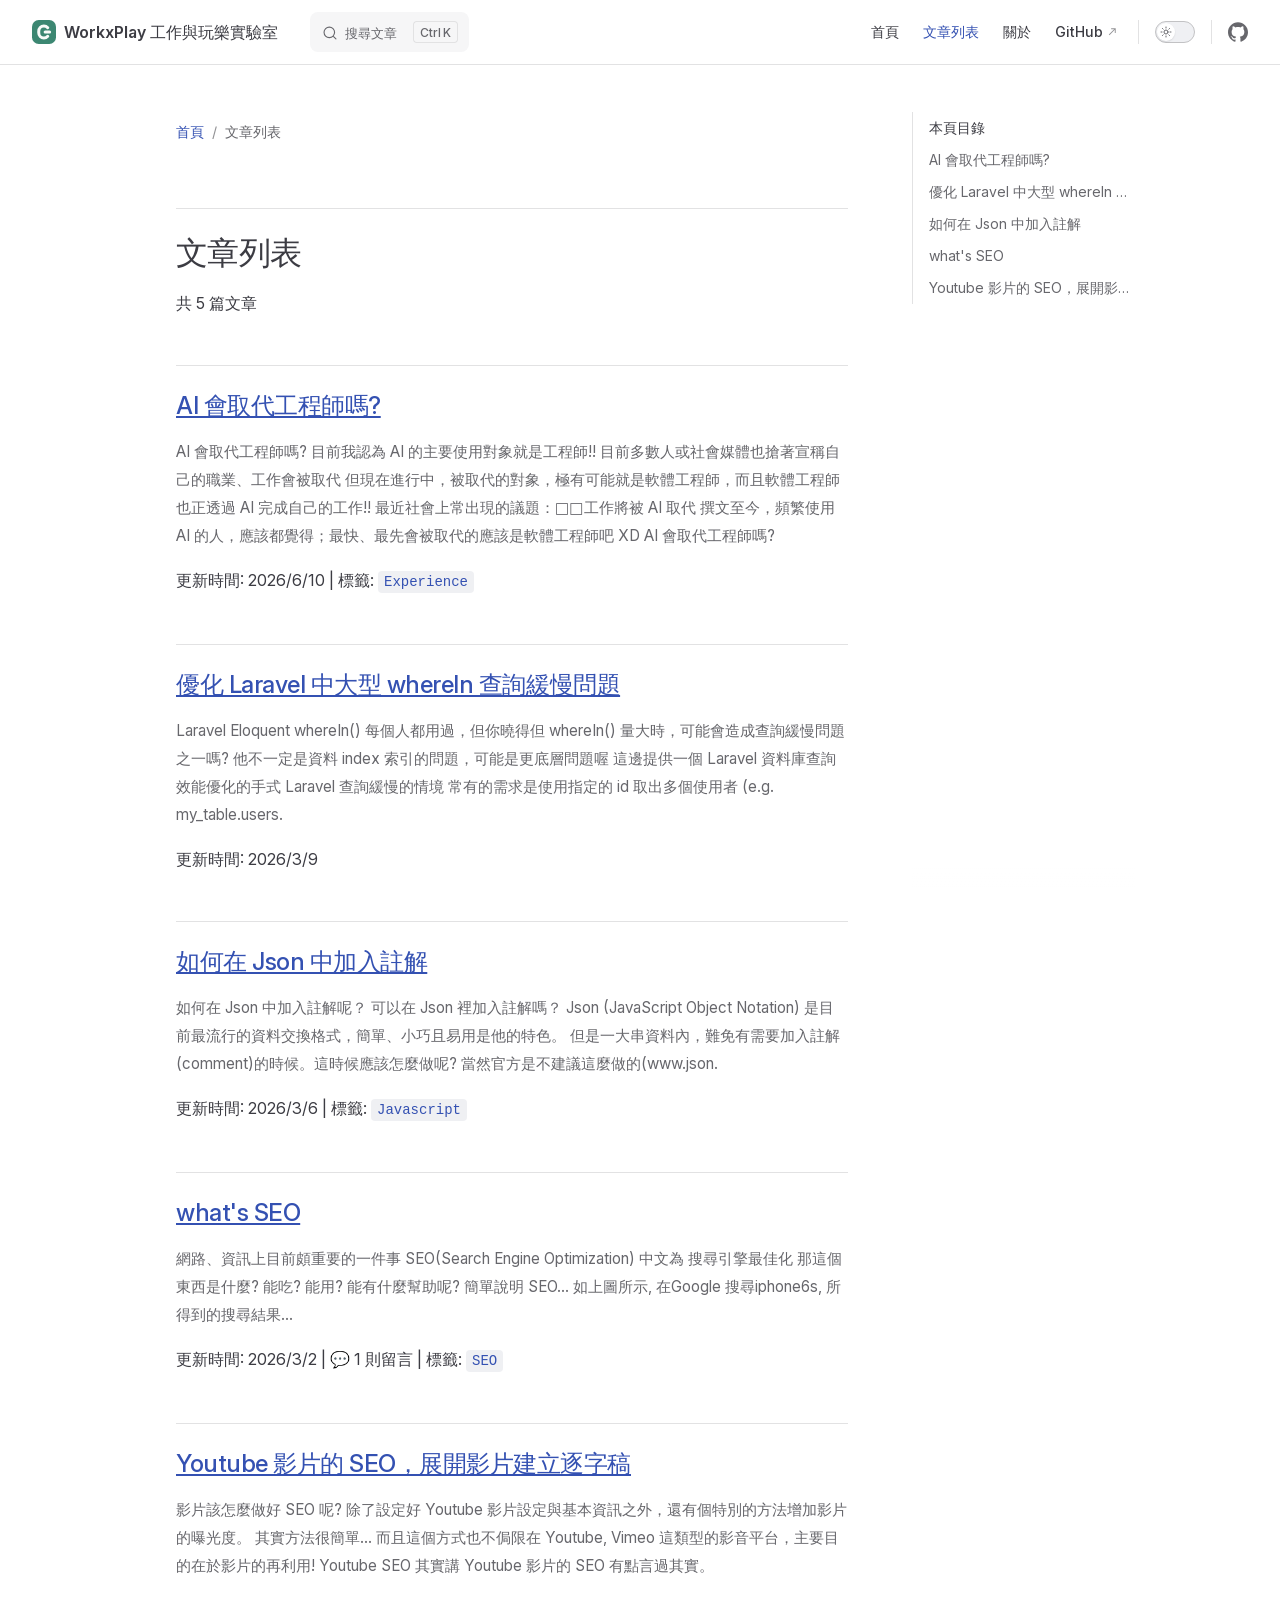
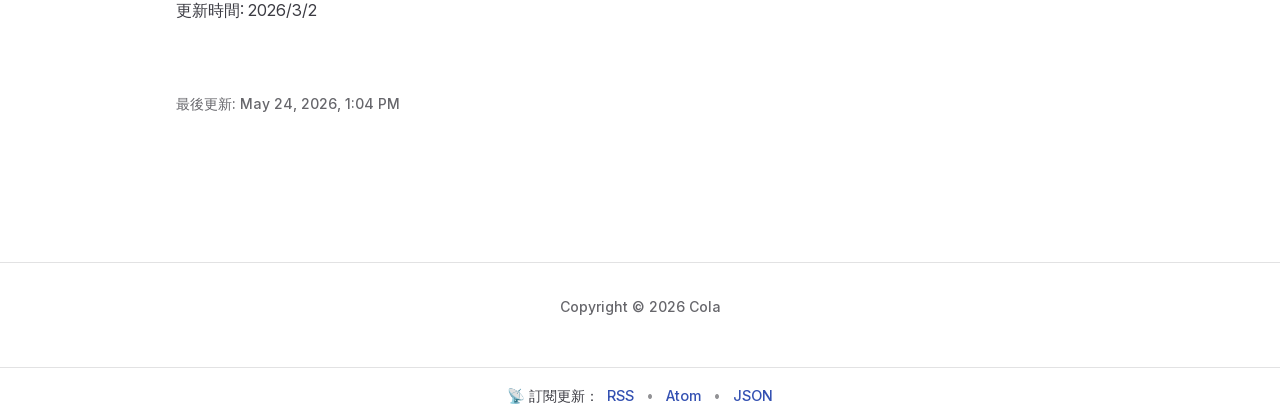
<file: articles.html>
<!DOCTYPE html>
<html lang="zh-TW" dir="ltr">
  <head>
    <meta charset="utf-8">
    
    <title>文章列表 | WorkxPlay 工作與玩樂實驗室</title>
    
    
    <link rel="preload stylesheet" href="/assets/style.CukGiV65.css" as="style">
    <link rel="preload stylesheet" href="/vp-icons.css" as="style">
    
    <script type="module" src="/assets/app.BNLV5OSA.js"></script>
    <link rel="preload" href="/assets/inter-roman-latin.Di8DUHzh.woff2" as="font" type="font/woff2" crossorigin="">
    <link rel="modulepreload" href="/assets/chunks/theme.DL6XUHgp.js">
    <link rel="modulepreload" href="/assets/chunks/framework.CYCRomDB.js">
    <link rel="modulepreload" href="/assets/articles.md.BT_CWpO2.lean.js">
    <link rel="icon" href="/logo.svg" type="image/svg+xml">
    <link rel="icon" href="/favicon.ico" sizes="any">
    <meta name="theme-color" content="#3c8772">
    <meta property="og:type" content="website">
    <meta property="og:locale" content="zh_TW">
    <meta property="og:site_name" content="WorkxPlay 工作與玩樂實驗室">
    <meta property="og:image" content="https://cola.workxplay.net/og-image.png">
    <meta name="twitter:card" content="summary_large_image">
    <meta name="twitter:title" content="WorkxPlay 工作與玩樂實驗室">
    <meta name="twitter:image" content="https://cola.workxplay.net/og-image.png">
    <meta name="viewport" content="width=device-width, initial-scale=1.0, maximum-scale=5.0">
    <script async src="https://www.googletagmanager.com/gtag/js?id=G-L02Y58BHWY"></script>
    <script>window.dataLayer=window.dataLayer||[];function gtag(){dataLayer.push(arguments)}gtag("js",new Date),gtag("config","G-L02Y58BHWY");</script>
    <link rel="alternate" type="application/rss+xml" title="RSS 2.0" href="https://cola.workxplay.net/rss.xml">
    <link rel="alternate" type="application/atom+xml" title="Atom 1.0" href="https://cola.workxplay.net/atom.xml">
    <link rel="alternate" type="application/json" title="JSON Feed" href="https://cola.workxplay.net/feed.json">
    <script id="check-dark-mode">(()=>{const e=localStorage.getItem("vitepress-theme-appearance")||"auto",a=window.matchMedia("(prefers-color-scheme: dark)").matches;(!e||e==="auto"?a:e==="dark")&&document.documentElement.classList.add("dark")})();</script>
    <script id="check-mac-os">document.documentElement.classList.toggle("mac",/Mac|iPhone|iPod|iPad/i.test(navigator.platform));</script>
    <link rel="canonical" href="https://cola.workxplay.net/articles">
    <meta name="description" content="文章列表 - 瀏覽所有技術文章。涵蓋 SEO、網站開發等主題，定期更新。">
    <meta property="og:description" content="文章列表 - 瀏覽所有技術文章。涵蓋 SEO、網站開發等主題，定期更新。">
    <meta name="twitter:description" content="文章列表 - 瀏覽所有技術文章。涵蓋 SEO、網站開發等主題，定期更新。">
    <script type="application/ld+json">{"@context":"https://schema.org","@type":"WebPage","name":"文章列表","description":"文章列表 - 瀏覽所有技術文章。涵蓋 SEO、網站開發等主題，定期更新。","url":"https://cola.workxplay.net/articles","inLanguage":"zh-TW"}</script>
    <script type="application/ld+json">{"@context":"https://schema.org","@type":"BreadcrumbList","itemListElement":[{"@type":"ListItem","position":1,"name":"首頁","item":"https://cola.workxplay.net"},{"@type":"ListItem","position":2,"name":"文章列表","item":"https://cola.workxplay.net/articles"}]}</script>
  </head>
  <body>
    <div id="app"><div class="Layout" data-v-5d98c3a5><!--[--><!--]--><!--[--><span tabindex="-1" data-v-0b0ada53></span><a href="#VPContent" class="VPSkipLink visually-hidden" data-v-0b0ada53>Skip to content</a><!--]--><!----><header class="VPNav" data-v-5d98c3a5 data-v-ae24b3ad><div class="VPNavBar" data-v-ae24b3ad data-v-6aa21345><div class="wrapper" data-v-6aa21345><div class="container" data-v-6aa21345><div class="title" data-v-6aa21345><div class="VPNavBarTitle" data-v-6aa21345 data-v-1168a8e4><a class="title" href="/" data-v-1168a8e4><!--[--><!--]--><!--[--><img class="VPImage logo" src="/logo.svg" alt="WorkxPlay logo" width="24" height="24" data-v-8426fc1a><!--]--><span data-v-1168a8e4>WorkxPlay 工作與玩樂實驗室</span><!--[--><!--]--></a></div></div><div class="content" data-v-6aa21345><div class="content-body" data-v-6aa21345><!--[--><!--]--><div class="VPNavBarSearch search" data-v-6aa21345><!--[--><!----><div id="local-search"><button type="button" class="DocSearch DocSearch-Button" aria-label="搜尋文章"><span class="DocSearch-Button-Container"><span class="vp-icon DocSearch-Search-Icon"></span><span class="DocSearch-Button-Placeholder">搜尋文章</span></span><span class="DocSearch-Button-Keys"><kbd class="DocSearch-Button-Key"></kbd><kbd class="DocSearch-Button-Key">K</kbd></span></button></div><!--]--></div><nav aria-labelledby="main-nav-aria-label" class="VPNavBarMenu menu" data-v-6aa21345 data-v-dc692963><span id="main-nav-aria-label" class="visually-hidden" data-v-dc692963> Main Navigation </span><!--[--><!--[--><a class="VPLink link VPNavBarMenuLink" href="/" tabindex="0" data-v-dc692963 data-v-e56f3d57><!--[--><span data-v-e56f3d57>首頁</span><!--]--></a><!--]--><!--[--><a class="VPLink link VPNavBarMenuLink active" href="/articles" tabindex="0" data-v-dc692963 data-v-e56f3d57><!--[--><span data-v-e56f3d57>文章列表</span><!--]--></a><!--]--><!--[--><a class="VPLink link VPNavBarMenuLink" href="/about" tabindex="0" data-v-dc692963 data-v-e56f3d57><!--[--><span data-v-e56f3d57>關於</span><!--]--></a><!--]--><!--[--><a class="VPLink link vp-external-link-icon VPNavBarMenuLink" href="https://github.com/cscolabear/cscolabear.github.io" target="_blank" rel="noreferrer" tabindex="0" data-v-dc692963 data-v-e56f3d57><!--[--><span data-v-e56f3d57>GitHub</span><!--]--></a><!--]--><!--]--></nav><!----><div class="VPNavBarAppearance appearance" data-v-6aa21345 data-v-6c893767><button class="VPSwitch VPSwitchAppearance" type="button" role="switch" title aria-checked="false" data-v-6c893767 data-v-5337faa4 data-v-1d5665e3><span class="check" data-v-1d5665e3><span class="icon" data-v-1d5665e3><!--[--><span class="vpi-sun sun" data-v-5337faa4></span><span class="vpi-moon moon" data-v-5337faa4></span><!--]--></span></span></button></div><div class="VPSocialLinks VPNavBarSocialLinks social-links" data-v-6aa21345 data-v-0394ad82 data-v-7bc22406><!--[--><a class="VPSocialLink no-icon" href="https://github.com/cscolabear" aria-label="github" target="_blank" rel="noopener" data-v-7bc22406 data-v-bd121fe5><span class="vpi-social-github"></span></a><!--]--></div><div class="VPFlyout VPNavBarExtra extra" data-v-6aa21345 data-v-bb2aa2f0 data-v-cf11d7a2><button type="button" class="button" aria-haspopup="true" aria-expanded="false" aria-label="extra navigation" data-v-cf11d7a2><span class="vpi-more-horizontal icon" data-v-cf11d7a2></span></button><div class="menu" data-v-cf11d7a2><div class="VPMenu" data-v-cf11d7a2 data-v-b98bc113><!----><!--[--><!--[--><!----><div class="group" data-v-bb2aa2f0><div class="item appearance" data-v-bb2aa2f0><p class="label" data-v-bb2aa2f0>深色模式</p><div class="appearance-action" data-v-bb2aa2f0><button class="VPSwitch VPSwitchAppearance" type="button" role="switch" title aria-checked="false" data-v-bb2aa2f0 data-v-5337faa4 data-v-1d5665e3><span class="check" data-v-1d5665e3><span class="icon" data-v-1d5665e3><!--[--><span class="vpi-sun sun" data-v-5337faa4></span><span class="vpi-moon moon" data-v-5337faa4></span><!--]--></span></span></button></div></div></div><div class="group" data-v-bb2aa2f0><div class="item social-links" data-v-bb2aa2f0><div class="VPSocialLinks social-links-list" data-v-bb2aa2f0 data-v-7bc22406><!--[--><a class="VPSocialLink no-icon" href="https://github.com/cscolabear" aria-label="github" target="_blank" rel="noopener" data-v-7bc22406 data-v-bd121fe5><span class="vpi-social-github"></span></a><!--]--></div></div></div><!--]--><!--]--></div></div></div><!--[--><!--]--><button type="button" class="VPNavBarHamburger hamburger" aria-label="mobile navigation" aria-expanded="false" aria-controls="VPNavScreen" data-v-6aa21345 data-v-e5dd9c1c><span class="container" data-v-e5dd9c1c><span class="top" data-v-e5dd9c1c></span><span class="middle" data-v-e5dd9c1c></span><span class="bottom" data-v-e5dd9c1c></span></span></button></div></div></div></div><div class="divider" data-v-6aa21345><div class="divider-line" data-v-6aa21345></div></div></div><!----></header><div class="VPLocalNav empty fixed" data-v-5d98c3a5 data-v-a6f0e41e><div class="container" data-v-a6f0e41e><!----><div class="VPLocalNavOutlineDropdown" style="--vp-vh:0px;" data-v-a6f0e41e data-v-8a42e2b4><button data-v-8a42e2b4>返回頂部</button><!----></div></div></div><!----><div class="VPContent" id="VPContent" data-v-5d98c3a5 data-v-1428d186><div class="VPDoc has-aside" data-v-1428d186 data-v-39a288b8><!--[--><!--]--><div class="container" data-v-39a288b8><div class="aside" data-v-39a288b8><div class="aside-curtain" data-v-39a288b8></div><div class="aside-container" data-v-39a288b8><div class="aside-content" data-v-39a288b8><div class="VPDocAside" data-v-39a288b8 data-v-3f215769><!--[--><!--]--><!--[--><!--]--><nav aria-labelledby="doc-outline-aria-label" class="VPDocAsideOutline" data-v-3f215769 data-v-a5bbad30><div class="content" data-v-a5bbad30><div class="outline-marker" data-v-a5bbad30></div><div aria-level="2" class="outline-title" id="doc-outline-aria-label" role="heading" data-v-a5bbad30>本頁目錄</div><ul class="VPDocOutlineItem root" data-v-a5bbad30 data-v-b933a997><!--[--><!--]--></ul></div></nav><!--[--><!--]--><div class="spacer" data-v-3f215769></div><!--[--><!--]--><!----><!--[--><!--]--><!--[--><!--]--></div></div></div></div><div class="content" data-v-39a288b8><div class="content-container" data-v-39a288b8><!--[--><!--[--><!--[--><div class="vp-breadcrumb" data-v-5015f72a><nav aria-label="麵包屑" class="breadcrumb-nav" data-v-5015f72a><ol class="breadcrumb-list" data-v-5015f72a><!--[--><li class="breadcrumb-item" data-v-5015f72a><a href="https://cola.workxplay.net" class="breadcrumb-link" data-v-5015f72a>首頁</a><span class="breadcrumb-separator" aria-hidden="true" data-v-5015f72a> / </span></li><li class="breadcrumb-item" data-v-5015f72a><span class="breadcrumb-current" data-v-5015f72a>文章列表</span><!----></li><!--]--></ol></nav></div><div class="article-meta" data-v-62480435><!----><!----><!----><!----><!----></div><!--]--><!--]--><!--]--><main class="main" data-v-39a288b8><div style="position:relative;" class="vp-doc _articles" data-v-39a288b8><div><h1 id="文章列表" tabindex="-1">文章列表 <a class="header-anchor" href="#文章列表">#</a></h1><p>共 5 篇文章</p><h2 id="ai-會取代工程師嗎" tabindex="-1"><a href="/will-ai-replace-programmers">AI 會取代工程師嗎?</a> <a class="header-anchor" href="#ai-會取代工程師嗎">#</a></h2><p class="article-description">AI 會取代工程師嗎? 目前我認為 AI 的主要使用對象就是工程師!! 目前多數人或社會媒體也搶著宣稱自己的職業、工作會被取代 但現在進行中，被取代的對象，極有可能就是軟體工程師，而且軟體工程師也正透過 AI 完成自己的工作!! 最近社會上常出現的議題：□□工作將被 AI 取代 撰文至今，頻繁使用 AI 的人，應該都覺得；最快、最先會被取代的應該是軟體工程師吧 XD AI 會取代工程師嗎?</p><p><strong>更新時間</strong>: 2026/6/10 | <strong>標籤</strong>: <code>Experience</code></p><h2 id="優化-laravel-中大型-wherein-查詢緩慢問題" tabindex="-1"><a href="/optimising-large-wherein-queries-in-laravel">優化 Laravel 中大型 whereIn 查詢緩慢問題</a> <a class="header-anchor" href="#優化-laravel-中大型-wherein-查詢緩慢問題">#</a></h2><p class="article-description">Laravel Eloquent whereIn() 每個人都用過，但你曉得但 whereIn() 量大時，可能會造成查詢緩慢問題之一嗎? 他不一定是資料 index 索引的問題，可能是更底層問題喔 這邊提供一個 Laravel 資料庫查詢效能優化的手式 Laravel 查詢緩慢的情境 常有的需求是使用指定的 id 取出多個使用者 (e.g. my_table.users.</p><p><strong>更新時間</strong>: 2026/3/9</p><h2 id="如何在-json-中加入註解" tabindex="-1"><a href="/json-comment">如何在 Json 中加入註解</a> <a class="header-anchor" href="#如何在-json-中加入註解">#</a></h2><p class="article-description">如何在 Json 中加入註解呢？ 可以在 Json 裡加入註解嗎？ Json (JavaScript Object Notation) 是目前最流行的資料交換格式，簡單、小巧且易用是他的特色。 但是一大串資料內，難免有需要加入註解(comment)的時候。這時候應該怎麼做呢? 當然官方是不建議這麼做的(www.json.</p><p><strong>更新時間</strong>: 2026/3/6 | <strong>標籤</strong>: <code>Javascript</code></p><h2 id="what-s-seo" tabindex="-1"><a href="/whats-seo">what&#39;s SEO</a> <a class="header-anchor" href="#what-s-seo">#</a></h2><p class="article-description">網路、資訊上目前頗重要的一件事 SEO(Search Engine Optimization) 中文為 搜尋引擎最佳化 那這個東西是什麼? 能吃? 能用? 能有什麼幫助呢? 簡單說明 SEO... 如上圖所示, 在Google 搜尋iphone6s, 所得到的搜尋結果...</p><p><strong>更新時間</strong>: 2026/3/2 | 💬 1 則留言 | <strong>標籤</strong>: <code>SEO</code></p><h2 id="youtube-影片的-seo-展開影片建立逐字稿" tabindex="-1"><a href="/youtube-video-transcript-for-seo">Youtube 影片的 SEO，展開影片建立逐字稿</a> <a class="header-anchor" href="#youtube-影片的-seo-展開影片建立逐字稿">#</a></h2><p class="article-description">影片該怎麼做好 SEO 呢? 除了設定好 Youtube 影片設定與基本資訊之外，還有個特別的方法增加影片的曝光度。 其實方法很簡單... 而且這個方式也不侷限在 Youtube, Vimeo 這類型的影音平台，主要目的在於影片的再利用! Youtube SEO 其實講 Youtube 影片的 SEO 有點言過其實。</p><p><strong>更新時間</strong>: 2026/3/2</p></div></div></main><footer class="VPDocFooter" data-v-39a288b8 data-v-e257564d><!--[--><!--]--><div class="edit-info" data-v-e257564d><!----><div class="last-updated" data-v-e257564d><p class="VPLastUpdated" data-v-e257564d data-v-e98dd255>最後更新: <time datetime="2026-05-24T05:04:02.000Z" data-v-e98dd255></time></p></div></div><!----></footer><!--[--><!--[--><!--[--><!----><!--]--><!--]--><!--]--></div></div></div><!--[--><!--]--></div></div><footer class="VPFooter" data-v-5d98c3a5 data-v-e315a0ad><div class="container" data-v-e315a0ad><!----><p class="copyright" data-v-e315a0ad>Copyright © 2026 Cola</p></div></footer><!--[--><div class="custom-footer-links" data-v-527b3a21><div class="footer-rss-section" data-v-527b3a21><span class="footer-label" data-v-527b3a21>📡 訂閱更新：</span><a href="https://cola.workxplay.net/rss.xml" target="_blank" rel="noopener noreferrer" class="footer-link" data-v-527b3a21> RSS </a><span class="separator" data-v-527b3a21>•</span><a href="https://cola.workxplay.net/atom.xml" target="_blank" rel="noopener noreferrer" class="footer-link" data-v-527b3a21> Atom </a><span class="separator" data-v-527b3a21>•</span><a href="https://cola.workxplay.net/feed.json" target="_blank" rel="noopener noreferrer" class="footer-link" data-v-527b3a21> JSON </a></div></div><!--]--></div></div>
    <script>window.__VP_HASH_MAP__=JSON.parse("{\"about.md\":\"C2JDtNqr\",\"articles.md\":\"BT_CWpO2\",\"index.md\":\"Bm2E69m2\",\"json-comment.md\":\"CJWTu-E7\",\"optimising-large-wherein-queries-in-laravel.md\":\"NG7ZQavz\",\"whats-seo.md\":\"C7ZxQBln\",\"will-ai-replace-programmers.md\":\"Dy4-CrWC\",\"youtube-video-transcript-for-seo.md\":\"GFd3TTB4\"}");window.__VP_SITE_DATA__=JSON.parse("{\"lang\":\"zh-TW\",\"dir\":\"ltr\",\"title\":\"WorkxPlay 工作與玩樂實驗室\",\"description\":\"Cola 的技術筆記與分享\",\"base\":\"/\",\"head\":[],\"router\":{\"prefetchLinks\":true},\"appearance\":true,\"themeConfig\":{\"logo\":{\"src\":\"/logo.svg\",\"alt\":\"WorkxPlay logo\",\"width\":\"24\",\"height\":\"24\"},\"nav\":[{\"text\":\"首頁\",\"link\":\"/\"},{\"text\":\"文章列表\",\"link\":\"/articles\"},{\"text\":\"關於\",\"link\":\"/about\"},{\"text\":\"GitHub\",\"link\":\"https://github.com/cscolabear/cscolabear.github.io\"}],\"socialLinks\":[{\"icon\":\"github\",\"link\":\"https://github.com/cscolabear\"}],\"footer\":{\"message\":\"\",\"copyright\":\"Copyright © 2026 Cola\"},\"search\":{\"provider\":\"local\",\"options\":{\"translations\":{\"button\":{\"buttonText\":\"搜尋文章\",\"buttonAriaLabel\":\"搜尋文章\"},\"modal\":{\"noResultsText\":\"找不到相關結果\",\"resetButtonTitle\":\"清除查詢條件\",\"footer\":{\"selectText\":\"選擇\",\"navigateText\":\"切換\",\"closeText\":\"關閉\"}}}}},\"lastUpdated\":{\"text\":\"最後更新\",\"formatOptions\":{\"dateStyle\":\"medium\",\"timeStyle\":\"short\",\"timeZone\":\"Asia/Taipei\"}},\"docFooter\":{\"prev\":\"上一篇\",\"next\":\"下一篇\"},\"outline\":{\"level\":[2,3],\"label\":\"本頁目錄\"},\"returnToTopLabel\":\"返回頂部\",\"sidebarMenuLabel\":\"選單\",\"darkModeSwitchLabel\":\"深色模式\",\"lightModeSwitchTitle\":\"切換至淺色模式\",\"darkModeSwitchTitle\":\"切換至深色模式\"},\"locales\":{},\"scrollOffset\":134,\"cleanUrls\":true}");</script>
    
  </body>
</html>
</file>
<file: assets/style.CukGiV65.css>
@font-face{font-family:Inter;font-style:normal;font-weight:100 900;font-display:swap;src:url(/assets/inter-roman-cyrillic-ext.BBPuwvHQ.woff2) format("woff2");unicode-range:U+0460-052F,U+1C80-1C88,U+20B4,U+2DE0-2DFF,U+A640-A69F,U+FE2E-FE2F}@font-face{font-family:Inter;font-style:normal;font-weight:100 900;font-display:swap;src:url(/assets/inter-roman-cyrillic.C5lxZ8CY.woff2) format("woff2");unicode-range:U+0301,U+0400-045F,U+0490-0491,U+04B0-04B1,U+2116}@font-face{font-family:Inter;font-style:normal;font-weight:100 900;font-display:swap;src:url(/assets/inter-roman-greek-ext.CqjqNYQ-.woff2) format("woff2");unicode-range:U+1F00-1FFF}@font-face{font-family:Inter;font-style:normal;font-weight:100 900;font-display:swap;src:url(/assets/inter-roman-greek.BBVDIX6e.woff2) format("woff2");unicode-range:U+0370-0377,U+037A-037F,U+0384-038A,U+038C,U+038E-03A1,U+03A3-03FF}@font-face{font-family:Inter;font-style:normal;font-weight:100 900;font-display:swap;src:url(/assets/inter-roman-vietnamese.BjW4sHH5.woff2) format("woff2");unicode-range:U+0102-0103,U+0110-0111,U+0128-0129,U+0168-0169,U+01A0-01A1,U+01AF-01B0,U+0300-0301,U+0303-0304,U+0308-0309,U+0323,U+0329,U+1EA0-1EF9,U+20AB}@font-face{font-family:Inter;font-style:normal;font-weight:100 900;font-display:swap;src:url(/assets/inter-roman-latin-ext.4ZJIpNVo.woff2) format("woff2");unicode-range:U+0100-02AF,U+0304,U+0308,U+0329,U+1E00-1E9F,U+1EF2-1EFF,U+2020,U+20A0-20AB,U+20AD-20C0,U+2113,U+2C60-2C7F,U+A720-A7FF}@font-face{font-family:Inter;font-style:normal;font-weight:100 900;font-display:swap;src:url(/assets/inter-roman-latin.Di8DUHzh.woff2) format("woff2");unicode-range:U+0000-00FF,U+0131,U+0152-0153,U+02BB-02BC,U+02C6,U+02DA,U+02DC,U+0304,U+0308,U+0329,U+2000-206F,U+2074,U+20AC,U+2122,U+2191,U+2193,U+2212,U+2215,U+FEFF,U+FFFD}@font-face{font-family:Inter;font-style:italic;font-weight:100 900;font-display:swap;src:url(/assets/inter-italic-cyrillic-ext.r48I6akx.woff2) format("woff2");unicode-range:U+0460-052F,U+1C80-1C88,U+20B4,U+2DE0-2DFF,U+A640-A69F,U+FE2E-FE2F}@font-face{font-family:Inter;font-style:italic;font-weight:100 900;font-display:swap;src:url(/assets/inter-italic-cyrillic.By2_1cv3.woff2) format("woff2");unicode-range:U+0301,U+0400-045F,U+0490-0491,U+04B0-04B1,U+2116}@font-face{font-family:Inter;font-style:italic;font-weight:100 900;font-display:swap;src:url(/assets/inter-italic-greek-ext.1u6EdAuj.woff2) format("woff2");unicode-range:U+1F00-1FFF}@font-face{font-family:Inter;font-style:italic;font-weight:100 900;font-display:swap;src:url(/assets/inter-italic-greek.DJ8dCoTZ.woff2) format("woff2");unicode-range:U+0370-0377,U+037A-037F,U+0384-038A,U+038C,U+038E-03A1,U+03A3-03FF}@font-face{font-family:Inter;font-style:italic;font-weight:100 900;font-display:swap;src:url(/assets/inter-italic-vietnamese.BSbpV94h.woff2) format("woff2");unicode-range:U+0102-0103,U+0110-0111,U+0128-0129,U+0168-0169,U+01A0-01A1,U+01AF-01B0,U+0300-0301,U+0303-0304,U+0308-0309,U+0323,U+0329,U+1EA0-1EF9,U+20AB}@font-face{font-family:Inter;font-style:italic;font-weight:100 900;font-display:swap;src:url(/assets/inter-italic-latin-ext.CN1xVJS-.woff2) format("woff2");unicode-range:U+0100-02AF,U+0304,U+0308,U+0329,U+1E00-1E9F,U+1EF2-1EFF,U+2020,U+20A0-20AB,U+20AD-20C0,U+2113,U+2C60-2C7F,U+A720-A7FF}@font-face{font-family:Inter;font-style:italic;font-weight:100 900;font-display:swap;src:url(/assets/inter-italic-latin.C2AdPX0b.woff2) format("woff2");unicode-range:U+0000-00FF,U+0131,U+0152-0153,U+02BB-02BC,U+02C6,U+02DA,U+02DC,U+0304,U+0308,U+0329,U+2000-206F,U+2074,U+20AC,U+2122,U+2191,U+2193,U+2212,U+2215,U+FEFF,U+FFFD}@font-face{font-family:Punctuation SC;font-weight:400;src:local("PingFang SC Regular"),local("Noto Sans CJK SC"),local("Microsoft YaHei");unicode-range:U+201C,U+201D,U+2018,U+2019,U+2E3A,U+2014,U+2013,U+2026,U+00B7,U+007E,U+002F}@font-face{font-family:Punctuation SC;font-weight:500;src:local("PingFang SC Medium"),local("Noto Sans CJK SC"),local("Microsoft YaHei");unicode-range:U+201C,U+201D,U+2018,U+2019,U+2E3A,U+2014,U+2013,U+2026,U+00B7,U+007E,U+002F}@font-face{font-family:Punctuation SC;font-weight:600;src:local("PingFang SC Semibold"),local("Noto Sans CJK SC Bold"),local("Microsoft YaHei Bold");unicode-range:U+201C,U+201D,U+2018,U+2019,U+2E3A,U+2014,U+2013,U+2026,U+00B7,U+007E,U+002F}@font-face{font-family:Punctuation SC;font-weight:700;src:local("PingFang SC Semibold"),local("Noto Sans CJK SC Bold"),local("Microsoft YaHei Bold");unicode-range:U+201C,U+201D,U+2018,U+2019,U+2E3A,U+2014,U+2013,U+2026,U+00B7,U+007E,U+002F}:root{--vp-c-white: #ffffff;--vp-c-black: #000000;--vp-c-neutral: var(--vp-c-black);--vp-c-neutral-inverse: var(--vp-c-white)}.dark{--vp-c-neutral: var(--vp-c-white);--vp-c-neutral-inverse: var(--vp-c-black)}:root{--vp-c-gray-1: #dddde3;--vp-c-gray-2: #e4e4e9;--vp-c-gray-3: #ebebef;--vp-c-gray-soft: rgba(142, 150, 170, .14);--vp-c-indigo-1: #3451b2;--vp-c-indigo-2: #3a5ccc;--vp-c-indigo-3: #5672cd;--vp-c-indigo-soft: rgba(100, 108, 255, .14);--vp-c-purple-1: #6f42c1;--vp-c-purple-2: #7e4cc9;--vp-c-purple-3: #8e5cd9;--vp-c-purple-soft: rgba(159, 122, 234, .14);--vp-c-green-1: #18794e;--vp-c-green-2: #299764;--vp-c-green-3: #30a46c;--vp-c-green-soft: rgba(16, 185, 129, .14);--vp-c-yellow-1: #915930;--vp-c-yellow-2: #946300;--vp-c-yellow-3: #9f6a00;--vp-c-yellow-soft: rgba(234, 179, 8, .14);--vp-c-red-1: #b8272c;--vp-c-red-2: #d5393e;--vp-c-red-3: #e0575b;--vp-c-red-soft: rgba(244, 63, 94, .14);--vp-c-sponsor: #db2777}.dark{--vp-c-gray-1: #515c67;--vp-c-gray-2: #414853;--vp-c-gray-3: #32363f;--vp-c-gray-soft: rgba(101, 117, 133, .16);--vp-c-indigo-1: #a8b1ff;--vp-c-indigo-2: #5c73e7;--vp-c-indigo-3: #3e63dd;--vp-c-indigo-soft: rgba(100, 108, 255, .16);--vp-c-purple-1: #c8abfa;--vp-c-purple-2: #a879e6;--vp-c-purple-3: #8e5cd9;--vp-c-purple-soft: rgba(159, 122, 234, .16);--vp-c-green-1: #3dd68c;--vp-c-green-2: #30a46c;--vp-c-green-3: #298459;--vp-c-green-soft: rgba(16, 185, 129, .16);--vp-c-yellow-1: #f9b44e;--vp-c-yellow-2: #da8b17;--vp-c-yellow-3: #a46a0a;--vp-c-yellow-soft: rgba(234, 179, 8, .16);--vp-c-red-1: #f66f81;--vp-c-red-2: #f14158;--vp-c-red-3: #b62a3c;--vp-c-red-soft: rgba(244, 63, 94, .16)}:root{--vp-c-bg: #ffffff;--vp-c-bg-alt: #f6f6f7;--vp-c-bg-elv: #ffffff;--vp-c-bg-soft: #f6f6f7}.dark{--vp-c-bg: #1b1b1f;--vp-c-bg-alt: #161618;--vp-c-bg-elv: #202127;--vp-c-bg-soft: #202127}:root{--vp-c-border: #c2c2c4;--vp-c-divider: #e2e2e3;--vp-c-gutter: #e2e2e3}.dark{--vp-c-border: #3c3f44;--vp-c-divider: #2e2e32;--vp-c-gutter: #000000}:root{--vp-c-text-1: #3c3c43;--vp-c-text-2: #67676c;--vp-c-text-3: #929295}.dark{--vp-c-text-1: #dfdfd6;--vp-c-text-2: #98989f;--vp-c-text-3: #6a6a71}:root{--vp-c-default-1: var(--vp-c-gray-1);--vp-c-default-2: var(--vp-c-gray-2);--vp-c-default-3: var(--vp-c-gray-3);--vp-c-default-soft: var(--vp-c-gray-soft);--vp-c-brand-1: var(--vp-c-indigo-1);--vp-c-brand-2: var(--vp-c-indigo-2);--vp-c-brand-3: var(--vp-c-indigo-3);--vp-c-brand-soft: var(--vp-c-indigo-soft);--vp-c-brand: var(--vp-c-brand-1);--vp-c-tip-1: var(--vp-c-brand-1);--vp-c-tip-2: var(--vp-c-brand-2);--vp-c-tip-3: var(--vp-c-brand-3);--vp-c-tip-soft: var(--vp-c-brand-soft);--vp-c-note-1: var(--vp-c-brand-1);--vp-c-note-2: var(--vp-c-brand-2);--vp-c-note-3: var(--vp-c-brand-3);--vp-c-note-soft: var(--vp-c-brand-soft);--vp-c-success-1: var(--vp-c-green-1);--vp-c-success-2: var(--vp-c-green-2);--vp-c-success-3: var(--vp-c-green-3);--vp-c-success-soft: var(--vp-c-green-soft);--vp-c-important-1: var(--vp-c-purple-1);--vp-c-important-2: var(--vp-c-purple-2);--vp-c-important-3: var(--vp-c-purple-3);--vp-c-important-soft: var(--vp-c-purple-soft);--vp-c-warning-1: var(--vp-c-yellow-1);--vp-c-warning-2: var(--vp-c-yellow-2);--vp-c-warning-3: var(--vp-c-yellow-3);--vp-c-warning-soft: var(--vp-c-yellow-soft);--vp-c-danger-1: var(--vp-c-red-1);--vp-c-danger-2: var(--vp-c-red-2);--vp-c-danger-3: var(--vp-c-red-3);--vp-c-danger-soft: var(--vp-c-red-soft);--vp-c-caution-1: var(--vp-c-red-1);--vp-c-caution-2: var(--vp-c-red-2);--vp-c-caution-3: var(--vp-c-red-3);--vp-c-caution-soft: var(--vp-c-red-soft)}:root{--vp-font-family-base: "Inter", ui-sans-serif, system-ui, sans-serif, "Apple Color Emoji", "Segoe UI Emoji", "Segoe UI Symbol", "Noto Color Emoji";--vp-font-family-mono: ui-monospace, "Menlo", "Monaco", "Consolas", "Liberation Mono", "Courier New", monospace;font-optical-sizing:auto}:root:where(:lang(zh)){--vp-font-family-base: "Punctuation SC", "Inter", ui-sans-serif, system-ui, sans-serif, "Apple Color Emoji", "Segoe UI Emoji", "Segoe UI Symbol", "Noto Color Emoji"}:root{--vp-shadow-1: 0 1px 2px rgba(0, 0, 0, .04), 0 1px 2px rgba(0, 0, 0, .06);--vp-shadow-2: 0 3px 12px rgba(0, 0, 0, .07), 0 1px 4px rgba(0, 0, 0, .07);--vp-shadow-3: 0 12px 32px rgba(0, 0, 0, .1), 0 2px 6px rgba(0, 0, 0, .08);--vp-shadow-4: 0 14px 44px rgba(0, 0, 0, .12), 0 3px 9px rgba(0, 0, 0, .12);--vp-shadow-5: 0 18px 56px rgba(0, 0, 0, .16), 0 4px 12px rgba(0, 0, 0, .16)}:root{--vp-z-index-footer: 10;--vp-z-index-local-nav: 20;--vp-z-index-nav: 30;--vp-z-index-layout-top: 40;--vp-z-index-backdrop: 50;--vp-z-index-sidebar: 60}@media (min-width: 960px){:root{--vp-z-index-sidebar: 25}}:root{--vp-layout-max-width: 1440px}:root{--vp-header-anchor-symbol: "#"}:root{--vp-code-line-height: 1.7;--vp-code-font-size: .875em;--vp-code-color: var(--vp-c-brand-1);--vp-code-link-color: var(--vp-c-brand-1);--vp-code-link-hover-color: var(--vp-c-brand-2);--vp-code-bg: var(--vp-c-default-soft);--vp-code-block-color: var(--vp-c-text-2);--vp-code-block-bg: var(--vp-c-bg-alt);--vp-code-block-divider-color: var(--vp-c-gutter);--vp-code-lang-color: var(--vp-c-text-3);--vp-code-line-highlight-color: var(--vp-c-default-soft);--vp-code-line-number-color: var(--vp-c-text-3);--vp-code-line-diff-add-color: var(--vp-c-success-soft);--vp-code-line-diff-add-symbol-color: var(--vp-c-success-1);--vp-code-line-diff-remove-color: var(--vp-c-danger-soft);--vp-code-line-diff-remove-symbol-color: var(--vp-c-danger-1);--vp-code-line-warning-color: var(--vp-c-warning-soft);--vp-code-line-error-color: var(--vp-c-danger-soft);--vp-code-copy-code-border-color: var(--vp-c-divider);--vp-code-copy-code-bg: var(--vp-c-bg-soft);--vp-code-copy-code-hover-border-color: var(--vp-c-divider);--vp-code-copy-code-hover-bg: var(--vp-c-bg);--vp-code-copy-code-active-text: var(--vp-c-text-2);--vp-code-copy-copied-text-content: "Copied";--vp-code-tab-divider: var(--vp-code-block-divider-color);--vp-code-tab-text-color: var(--vp-c-text-2);--vp-code-tab-bg: var(--vp-code-block-bg);--vp-code-tab-hover-text-color: var(--vp-c-text-1);--vp-code-tab-active-text-color: var(--vp-c-text-1);--vp-code-tab-active-bar-color: var(--vp-c-brand-1)}:lang(es),:lang(pt){--vp-code-copy-copied-text-content: "Copiado"}:lang(fa){--vp-code-copy-copied-text-content: "کپی شد"}:lang(ko){--vp-code-copy-copied-text-content: "복사됨"}:lang(ru){--vp-code-copy-copied-text-content: "Скопировано"}:lang(zh){--vp-code-copy-copied-text-content: "已复制"}:root{--vp-button-brand-border: transparent;--vp-button-brand-text: var(--vp-c-white);--vp-button-brand-bg: var(--vp-c-brand-3);--vp-button-brand-hover-border: transparent;--vp-button-brand-hover-text: var(--vp-c-white);--vp-button-brand-hover-bg: var(--vp-c-brand-2);--vp-button-brand-active-border: transparent;--vp-button-brand-active-text: var(--vp-c-white);--vp-button-brand-active-bg: var(--vp-c-brand-1);--vp-button-alt-border: transparent;--vp-button-alt-text: var(--vp-c-text-1);--vp-button-alt-bg: var(--vp-c-default-3);--vp-button-alt-hover-border: transparent;--vp-button-alt-hover-text: var(--vp-c-text-1);--vp-button-alt-hover-bg: var(--vp-c-default-2);--vp-button-alt-active-border: transparent;--vp-button-alt-active-text: var(--vp-c-text-1);--vp-button-alt-active-bg: var(--vp-c-default-1);--vp-button-sponsor-border: var(--vp-c-text-2);--vp-button-sponsor-text: var(--vp-c-text-2);--vp-button-sponsor-bg: transparent;--vp-button-sponsor-hover-border: var(--vp-c-sponsor);--vp-button-sponsor-hover-text: var(--vp-c-sponsor);--vp-button-sponsor-hover-bg: transparent;--vp-button-sponsor-active-border: var(--vp-c-sponsor);--vp-button-sponsor-active-text: var(--vp-c-sponsor);--vp-button-sponsor-active-bg: transparent}:root{--vp-custom-block-font-size: 14px;--vp-custom-block-code-font-size: 13px;--vp-custom-block-info-border: transparent;--vp-custom-block-info-text: var(--vp-c-text-1);--vp-custom-block-info-bg: var(--vp-c-default-soft);--vp-custom-block-info-code-bg: var(--vp-c-default-soft);--vp-custom-block-note-border: transparent;--vp-custom-block-note-text: var(--vp-c-text-1);--vp-custom-block-note-bg: var(--vp-c-default-soft);--vp-custom-block-note-code-bg: var(--vp-c-default-soft);--vp-custom-block-tip-border: transparent;--vp-custom-block-tip-text: var(--vp-c-text-1);--vp-custom-block-tip-bg: var(--vp-c-tip-soft);--vp-custom-block-tip-code-bg: var(--vp-c-tip-soft);--vp-custom-block-important-border: transparent;--vp-custom-block-important-text: var(--vp-c-text-1);--vp-custom-block-important-bg: var(--vp-c-important-soft);--vp-custom-block-important-code-bg: var(--vp-c-important-soft);--vp-custom-block-warning-border: transparent;--vp-custom-block-warning-text: var(--vp-c-text-1);--vp-custom-block-warning-bg: var(--vp-c-warning-soft);--vp-custom-block-warning-code-bg: var(--vp-c-warning-soft);--vp-custom-block-danger-border: transparent;--vp-custom-block-danger-text: var(--vp-c-text-1);--vp-custom-block-danger-bg: var(--vp-c-danger-soft);--vp-custom-block-danger-code-bg: var(--vp-c-danger-soft);--vp-custom-block-caution-border: transparent;--vp-custom-block-caution-text: var(--vp-c-text-1);--vp-custom-block-caution-bg: var(--vp-c-caution-soft);--vp-custom-block-caution-code-bg: var(--vp-c-caution-soft);--vp-custom-block-details-border: var(--vp-custom-block-info-border);--vp-custom-block-details-text: var(--vp-custom-block-info-text);--vp-custom-block-details-bg: var(--vp-custom-block-info-bg);--vp-custom-block-details-code-bg: var(--vp-custom-block-info-code-bg)}:root{--vp-input-border-color: var(--vp-c-border);--vp-input-bg-color: var(--vp-c-bg-alt);--vp-input-switch-bg-color: var(--vp-c-default-soft)}:root{--vp-nav-height: 64px;--vp-nav-bg-color: var(--vp-c-bg);--vp-nav-screen-bg-color: var(--vp-c-bg);--vp-nav-logo-height: 24px}.hide-nav{--vp-nav-height: 0px}.hide-nav .VPSidebar{--vp-nav-height: 22px}:root{--vp-local-nav-bg-color: var(--vp-c-bg)}:root{--vp-sidebar-width: 272px;--vp-sidebar-bg-color: var(--vp-c-bg-alt)}:root{--vp-backdrop-bg-color: rgba(0, 0, 0, .6)}:root{--vp-home-hero-name-color: var(--vp-c-brand-1);--vp-home-hero-name-background: transparent;--vp-home-hero-image-background-image: none;--vp-home-hero-image-filter: none}:root{--vp-badge-info-border: transparent;--vp-badge-info-text: var(--vp-c-text-2);--vp-badge-info-bg: var(--vp-c-default-soft);--vp-badge-tip-border: transparent;--vp-badge-tip-text: var(--vp-c-tip-1);--vp-badge-tip-bg: var(--vp-c-tip-soft);--vp-badge-warning-border: transparent;--vp-badge-warning-text: var(--vp-c-warning-1);--vp-badge-warning-bg: var(--vp-c-warning-soft);--vp-badge-danger-border: transparent;--vp-badge-danger-text: var(--vp-c-danger-1);--vp-badge-danger-bg: var(--vp-c-danger-soft)}:root{--vp-carbon-ads-text-color: var(--vp-c-text-1);--vp-carbon-ads-poweredby-color: var(--vp-c-text-2);--vp-carbon-ads-bg-color: var(--vp-c-bg-soft);--vp-carbon-ads-hover-text-color: var(--vp-c-brand-1);--vp-carbon-ads-hover-poweredby-color: var(--vp-c-text-1)}:root{--vp-local-search-bg: var(--vp-c-bg);--vp-local-search-result-bg: var(--vp-c-bg);--vp-local-search-result-border: var(--vp-c-divider);--vp-local-search-result-selected-bg: var(--vp-c-bg);--vp-local-search-result-selected-border: var(--vp-c-brand-1);--vp-local-search-highlight-bg: var(--vp-c-brand-1);--vp-local-search-highlight-text: var(--vp-c-neutral-inverse)}@media (prefers-reduced-motion: reduce){*,:before,:after{animation-delay:-1ms!important;animation-duration:1ms!important;animation-iteration-count:1!important;background-attachment:initial!important;scroll-behavior:auto!important;transition-duration:0s!important;transition-delay:0s!important}}*,:before,:after{box-sizing:border-box}html{line-height:1.4;font-size:16px;-webkit-text-size-adjust:100%}html.dark{color-scheme:dark}body{margin:0;width:100%;min-width:320px;min-height:100vh;line-height:24px;font-family:var(--vp-font-family-base);font-size:16px;font-weight:400;color:var(--vp-c-text-1);background-color:var(--vp-c-bg);font-synthesis:style;text-rendering:optimizeLegibility;-webkit-font-smoothing:antialiased;-moz-osx-font-smoothing:grayscale}main{display:block}h1,h2,h3,h4,h5,h6{margin:0;line-height:24px;font-size:16px;font-weight:400}p{margin:0}strong,b{font-weight:600}a,area,button,[role=button],input,label,select,summary,textarea{touch-action:manipulation}a{color:inherit;text-decoration:inherit}ol,ul{list-style:none;margin:0;padding:0}blockquote{margin:0}pre,code,kbd,samp{font-family:var(--vp-font-family-mono)}img,svg,video,canvas,audio,iframe,embed,object{display:block}figure{margin:0}img,video{max-width:100%;height:auto}button,input,optgroup,select,textarea{border:0;padding:0;line-height:inherit;color:inherit}button{padding:0;font-family:inherit;background-color:transparent;background-image:none}button:enabled,[role=button]:enabled{cursor:pointer}button:focus,button:focus-visible{outline:1px dotted;outline:4px auto -webkit-focus-ring-color}button:focus:not(:focus-visible){outline:none!important}input:focus,textarea:focus,select:focus{outline:none}table{border-collapse:collapse}input{background-color:transparent}input:-ms-input-placeholder,textarea:-ms-input-placeholder{color:var(--vp-c-text-3)}input::-ms-input-placeholder,textarea::-ms-input-placeholder{color:var(--vp-c-text-3)}input::placeholder,textarea::placeholder{color:var(--vp-c-text-3)}input::-webkit-outer-spin-button,input::-webkit-inner-spin-button{-webkit-appearance:none;margin:0}input[type=number]{-moz-appearance:textfield}textarea{resize:vertical}select{-webkit-appearance:none}fieldset{margin:0;padding:0}h1,h2,h3,h4,h5,h6,li,p{overflow-wrap:break-word}vite-error-overlay{z-index:9999}mjx-container{overflow-x:auto}mjx-container>svg{display:inline-block;margin:auto}[class^=vpi-],[class*=" vpi-"],.vp-icon{width:1em;height:1em}[class^=vpi-].bg,[class*=" vpi-"].bg,.vp-icon.bg{background-size:100% 100%;background-color:transparent}[class^=vpi-]:not(.bg),[class*=" vpi-"]:not(.bg),.vp-icon:not(.bg){-webkit-mask:var(--icon) no-repeat;mask:var(--icon) no-repeat;-webkit-mask-size:100% 100%;mask-size:100% 100%;background-color:currentColor;color:inherit}.vpi-align-left{--icon: url("data:image/svg+xml,%3Csvg xmlns='http://www.w3.org/2000/svg' fill='none' stroke='currentColor' stroke-linecap='round' stroke-linejoin='round' stroke-width='2' viewBox='0 0 24 24'%3E%3Cpath d='M21 6H3M15 12H3M17 18H3'/%3E%3C/svg%3E")}.vpi-arrow-right,.vpi-arrow-down,.vpi-arrow-left,.vpi-arrow-up{--icon: url("data:image/svg+xml,%3Csvg xmlns='http://www.w3.org/2000/svg' fill='none' stroke='currentColor' stroke-linecap='round' stroke-linejoin='round' stroke-width='2' viewBox='0 0 24 24'%3E%3Cpath d='M5 12h14M12 5l7 7-7 7'/%3E%3C/svg%3E")}.vpi-chevron-right,.vpi-chevron-down,.vpi-chevron-left,.vpi-chevron-up{--icon: url("data:image/svg+xml,%3Csvg xmlns='http://www.w3.org/2000/svg' fill='none' stroke='currentColor' stroke-linecap='round' stroke-linejoin='round' stroke-width='2' viewBox='0 0 24 24'%3E%3Cpath d='m9 18 6-6-6-6'/%3E%3C/svg%3E")}.vpi-chevron-down,.vpi-arrow-down{transform:rotate(90deg)}.vpi-chevron-left,.vpi-arrow-left{transform:rotate(180deg)}.vpi-chevron-up,.vpi-arrow-up{transform:rotate(-90deg)}.vpi-square-pen{--icon: url("data:image/svg+xml,%3Csvg xmlns='http://www.w3.org/2000/svg' fill='none' stroke='currentColor' stroke-linecap='round' stroke-linejoin='round' stroke-width='2' viewBox='0 0 24 24'%3E%3Cpath d='M12 3H5a2 2 0 0 0-2 2v14a2 2 0 0 0 2 2h14a2 2 0 0 0 2-2v-7'/%3E%3Cpath d='M18.375 2.625a2.121 2.121 0 1 1 3 3L12 15l-4 1 1-4Z'/%3E%3C/svg%3E")}.vpi-plus{--icon: url("data:image/svg+xml,%3Csvg xmlns='http://www.w3.org/2000/svg' fill='none' stroke='currentColor' stroke-linecap='round' stroke-linejoin='round' stroke-width='2' viewBox='0 0 24 24'%3E%3Cpath d='M5 12h14M12 5v14'/%3E%3C/svg%3E")}.vpi-sun{--icon: url("data:image/svg+xml,%3Csvg xmlns='http://www.w3.org/2000/svg' fill='none' stroke='currentColor' stroke-linecap='round' stroke-linejoin='round' stroke-width='2' viewBox='0 0 24 24'%3E%3Ccircle cx='12' cy='12' r='4'/%3E%3Cpath d='M12 2v2M12 20v2M4.93 4.93l1.41 1.41M17.66 17.66l1.41 1.41M2 12h2M20 12h2M6.34 17.66l-1.41 1.41M19.07 4.93l-1.41 1.41'/%3E%3C/svg%3E")}.vpi-moon{--icon: url("data:image/svg+xml,%3Csvg xmlns='http://www.w3.org/2000/svg' fill='none' stroke='currentColor' stroke-linecap='round' stroke-linejoin='round' stroke-width='2' viewBox='0 0 24 24'%3E%3Cpath d='M12 3a6 6 0 0 0 9 9 9 9 0 1 1-9-9Z'/%3E%3C/svg%3E")}.vpi-more-horizontal{--icon: url("data:image/svg+xml,%3Csvg xmlns='http://www.w3.org/2000/svg' fill='none' stroke='currentColor' stroke-linecap='round' stroke-linejoin='round' stroke-width='2' viewBox='0 0 24 24'%3E%3Ccircle cx='12' cy='12' r='1'/%3E%3Ccircle cx='19' cy='12' r='1'/%3E%3Ccircle cx='5' cy='12' r='1'/%3E%3C/svg%3E")}.vpi-languages{--icon: url("data:image/svg+xml,%3Csvg xmlns='http://www.w3.org/2000/svg' fill='none' stroke='currentColor' stroke-linecap='round' stroke-linejoin='round' stroke-width='2' viewBox='0 0 24 24'%3E%3Cpath d='m5 8 6 6M4 14l6-6 2-3M2 5h12M7 2h1M22 22l-5-10-5 10M14 18h6'/%3E%3C/svg%3E")}.vpi-heart{--icon: url("data:image/svg+xml,%3Csvg xmlns='http://www.w3.org/2000/svg' fill='none' stroke='currentColor' stroke-linecap='round' stroke-linejoin='round' stroke-width='2' viewBox='0 0 24 24'%3E%3Cpath d='M19 14c1.49-1.46 3-3.21 3-5.5A5.5 5.5 0 0 0 16.5 3c-1.76 0-3 .5-4.5 2-1.5-1.5-2.74-2-4.5-2A5.5 5.5 0 0 0 2 8.5c0 2.3 1.5 4.05 3 5.5l7 7Z'/%3E%3C/svg%3E")}.vpi-search{--icon: url("data:image/svg+xml,%3Csvg xmlns='http://www.w3.org/2000/svg' fill='none' stroke='currentColor' stroke-linecap='round' stroke-linejoin='round' stroke-width='2' viewBox='0 0 24 24'%3E%3Ccircle cx='11' cy='11' r='8'/%3E%3Cpath d='m21 21-4.3-4.3'/%3E%3C/svg%3E")}.vpi-layout-list{--icon: url("data:image/svg+xml,%3Csvg xmlns='http://www.w3.org/2000/svg' fill='none' stroke='currentColor' stroke-linecap='round' stroke-linejoin='round' stroke-width='2' viewBox='0 0 24 24'%3E%3Crect width='7' height='7' x='3' y='3' rx='1'/%3E%3Crect width='7' height='7' x='3' y='14' rx='1'/%3E%3Cpath d='M14 4h7M14 9h7M14 15h7M14 20h7'/%3E%3C/svg%3E")}.vpi-delete{--icon: url("data:image/svg+xml,%3Csvg xmlns='http://www.w3.org/2000/svg' fill='none' stroke='currentColor' stroke-linecap='round' stroke-linejoin='round' stroke-width='2' viewBox='0 0 24 24'%3E%3Cpath d='M20 5H9l-7 7 7 7h11a2 2 0 0 0 2-2V7a2 2 0 0 0-2-2ZM18 9l-6 6M12 9l6 6'/%3E%3C/svg%3E")}.vpi-corner-down-left{--icon: url("data:image/svg+xml,%3Csvg xmlns='http://www.w3.org/2000/svg' fill='none' stroke='currentColor' stroke-linecap='round' stroke-linejoin='round' stroke-width='2' viewBox='0 0 24 24'%3E%3Cpath d='m9 10-5 5 5 5'/%3E%3Cpath d='M20 4v7a4 4 0 0 1-4 4H4'/%3E%3C/svg%3E")}:root{--vp-icon-copy: url("data:image/svg+xml,%3Csvg xmlns='http://www.w3.org/2000/svg' fill='none' stroke='rgba(128,128,128,1)' stroke-linecap='round' stroke-linejoin='round' stroke-width='2' viewBox='0 0 24 24'%3E%3Crect width='8' height='4' x='8' y='2' rx='1' ry='1'/%3E%3Cpath d='M16 4h2a2 2 0 0 1 2 2v14a2 2 0 0 1-2 2H6a2 2 0 0 1-2-2V6a2 2 0 0 1 2-2h2'/%3E%3C/svg%3E");--vp-icon-copied: url("data:image/svg+xml,%3Csvg xmlns='http://www.w3.org/2000/svg' fill='none' stroke='rgba(128,128,128,1)' stroke-linecap='round' stroke-linejoin='round' stroke-width='2' viewBox='0 0 24 24'%3E%3Crect width='8' height='4' x='8' y='2' rx='1' ry='1'/%3E%3Cpath d='M16 4h2a2 2 0 0 1 2 2v14a2 2 0 0 1-2 2H6a2 2 0 0 1-2-2V6a2 2 0 0 1 2-2h2'/%3E%3Cpath d='m9 14 2 2 4-4'/%3E%3C/svg%3E")}.visually-hidden{position:absolute;width:1px;height:1px;white-space:nowrap;clip:rect(0 0 0 0);clip-path:inset(50%);overflow:hidden}.custom-block{border:1px solid transparent;border-radius:8px;padding:16px 16px 8px;line-height:24px;font-size:var(--vp-custom-block-font-size);color:var(--vp-c-text-2)}.custom-block.info{border-color:var(--vp-custom-block-info-border);color:var(--vp-custom-block-info-text);background-color:var(--vp-custom-block-info-bg)}.custom-block.info a,.custom-block.info code{color:var(--vp-c-brand-1)}.custom-block.info a:hover,.custom-block.info a:hover>code{color:var(--vp-c-brand-2)}.custom-block.info code{background-color:var(--vp-custom-block-info-code-bg)}.custom-block.note{border-color:var(--vp-custom-block-note-border);color:var(--vp-custom-block-note-text);background-color:var(--vp-custom-block-note-bg)}.custom-block.note a,.custom-block.note code{color:var(--vp-c-brand-1)}.custom-block.note a:hover,.custom-block.note a:hover>code{color:var(--vp-c-brand-2)}.custom-block.note code{background-color:var(--vp-custom-block-note-code-bg)}.custom-block.tip{border-color:var(--vp-custom-block-tip-border);color:var(--vp-custom-block-tip-text);background-color:var(--vp-custom-block-tip-bg)}.custom-block.tip a,.custom-block.tip code{color:var(--vp-c-tip-1)}.custom-block.tip a:hover,.custom-block.tip a:hover>code{color:var(--vp-c-tip-2)}.custom-block.tip code{background-color:var(--vp-custom-block-tip-code-bg)}.custom-block.important{border-color:var(--vp-custom-block-important-border);color:var(--vp-custom-block-important-text);background-color:var(--vp-custom-block-important-bg)}.custom-block.important a,.custom-block.important code{color:var(--vp-c-important-1)}.custom-block.important a:hover,.custom-block.important a:hover>code{color:var(--vp-c-important-2)}.custom-block.important code{background-color:var(--vp-custom-block-important-code-bg)}.custom-block.warning{border-color:var(--vp-custom-block-warning-border);color:var(--vp-custom-block-warning-text);background-color:var(--vp-custom-block-warning-bg)}.custom-block.warning a,.custom-block.warning code{color:var(--vp-c-warning-1)}.custom-block.warning a:hover,.custom-block.warning a:hover>code{color:var(--vp-c-warning-2)}.custom-block.warning code{background-color:var(--vp-custom-block-warning-code-bg)}.custom-block.danger{border-color:var(--vp-custom-block-danger-border);color:var(--vp-custom-block-danger-text);background-color:var(--vp-custom-block-danger-bg)}.custom-block.danger a,.custom-block.danger code{color:var(--vp-c-danger-1)}.custom-block.danger a:hover,.custom-block.danger a:hover>code{color:var(--vp-c-danger-2)}.custom-block.danger code{background-color:var(--vp-custom-block-danger-code-bg)}.custom-block.caution{border-color:var(--vp-custom-block-caution-border);color:var(--vp-custom-block-caution-text);background-color:var(--vp-custom-block-caution-bg)}.custom-block.caution a,.custom-block.caution code{color:var(--vp-c-caution-1)}.custom-block.caution a:hover,.custom-block.caution a:hover>code{color:var(--vp-c-caution-2)}.custom-block.caution code{background-color:var(--vp-custom-block-caution-code-bg)}.custom-block.details{border-color:var(--vp-custom-block-details-border);color:var(--vp-custom-block-details-text);background-color:var(--vp-custom-block-details-bg)}.custom-block.details a{color:var(--vp-c-brand-1)}.custom-block.details a:hover,.custom-block.details a:hover>code{color:var(--vp-c-brand-2)}.custom-block.details code{background-color:var(--vp-custom-block-details-code-bg)}.custom-block-title{font-weight:600}.custom-block p+p{margin:8px 0}.custom-block.details summary{margin:0 0 8px;font-weight:700;cursor:pointer;-webkit-user-select:none;user-select:none}.custom-block.details summary+p{margin:8px 0}.custom-block a{color:inherit;font-weight:600;text-decoration:underline;text-underline-offset:2px;transition:opacity .25s}.custom-block a:hover{opacity:.75}.custom-block code{font-size:var(--vp-custom-block-code-font-size)}.custom-block.custom-block th,.custom-block.custom-block blockquote>p{font-size:var(--vp-custom-block-font-size);color:inherit}.dark .vp-code span{color:var(--shiki-dark, inherit)}html:not(.dark) .vp-code span{color:var(--shiki-light, inherit)}.vp-code-group{margin-top:16px}.vp-code-group .tabs{position:relative;display:flex;margin-right:-24px;margin-left:-24px;padding:0 12px;background-color:var(--vp-code-tab-bg);overflow-x:auto;overflow-y:hidden;box-shadow:inset 0 -1px var(--vp-code-tab-divider)}@media (min-width: 640px){.vp-code-group .tabs{margin-right:0;margin-left:0;border-radius:8px 8px 0 0}}.vp-code-group .tabs input{position:fixed;opacity:0;pointer-events:none}.vp-code-group .tabs label{position:relative;display:inline-block;border-bottom:1px solid transparent;padding:0 12px;line-height:48px;font-size:14px;font-weight:500;color:var(--vp-code-tab-text-color);white-space:nowrap;cursor:pointer;transition:color .25s}.vp-code-group .tabs label:after{position:absolute;right:8px;bottom:-1px;left:8px;z-index:1;height:2px;border-radius:2px;content:"";background-color:transparent;transition:background-color .25s}.vp-code-group label:hover{color:var(--vp-code-tab-hover-text-color)}.vp-code-group input:checked+label{color:var(--vp-code-tab-active-text-color)}.vp-code-group input:checked+label:after{background-color:var(--vp-code-tab-active-bar-color)}.vp-code-group div[class*=language-],.vp-block{display:none;margin-top:0!important;border-top-left-radius:0!important;border-top-right-radius:0!important}.vp-code-group div[class*=language-].active,.vp-block.active{display:block}.vp-block{padding:20px 24px}.vp-doc h1,.vp-doc h2,.vp-doc h3,.vp-doc h4,.vp-doc h5,.vp-doc h6{position:relative;font-weight:600;outline:none}.vp-doc h1{letter-spacing:-.02em;line-height:40px;font-size:28px}.vp-doc h2{margin:48px 0 16px;border-top:1px solid var(--vp-c-divider);padding-top:24px;letter-spacing:-.02em;line-height:32px;font-size:24px}.vp-doc h3{margin:32px 0 0;letter-spacing:-.01em;line-height:28px;font-size:20px}.vp-doc h4{margin:24px 0 0;letter-spacing:-.01em;line-height:24px;font-size:18px}.vp-doc .header-anchor{position:absolute;top:0;left:0;margin-left:-.87em;font-weight:500;-webkit-user-select:none;user-select:none;opacity:0;text-decoration:none;transition:color .25s,opacity .25s}.vp-doc .header-anchor:before{content:var(--vp-header-anchor-symbol)}.vp-doc h1:hover .header-anchor,.vp-doc h1 .header-anchor:focus,.vp-doc h2:hover .header-anchor,.vp-doc h2 .header-anchor:focus,.vp-doc h3:hover .header-anchor,.vp-doc h3 .header-anchor:focus,.vp-doc h4:hover .header-anchor,.vp-doc h4 .header-anchor:focus,.vp-doc h5:hover .header-anchor,.vp-doc h5 .header-anchor:focus,.vp-doc h6:hover .header-anchor,.vp-doc h6 .header-anchor:focus{opacity:1}@media (min-width: 768px){.vp-doc h1{letter-spacing:-.02em;line-height:40px;font-size:32px}}.vp-doc h2 .header-anchor{top:24px}.vp-doc p,.vp-doc summary{margin:16px 0}.vp-doc p{line-height:28px}.vp-doc blockquote{margin:16px 0;border-left:2px solid var(--vp-c-divider);padding-left:16px;transition:border-color .5s;color:var(--vp-c-text-2)}.vp-doc blockquote>p{margin:0;font-size:16px;transition:color .5s}.vp-doc a{font-weight:500;color:var(--vp-c-brand-1);text-decoration:underline;text-underline-offset:2px;transition:color .25s,opacity .25s}.vp-doc a:hover{color:var(--vp-c-brand-2)}.vp-doc strong{font-weight:600}.vp-doc ul,.vp-doc ol{padding-left:1.25rem;margin:16px 0}.vp-doc ul{list-style:disc}.vp-doc ol{list-style:decimal}.vp-doc li+li{margin-top:8px}.vp-doc li>ol,.vp-doc li>ul{margin:8px 0 0}.vp-doc table{display:block;border-collapse:collapse;margin:20px 0;overflow-x:auto}.vp-doc tr{background-color:var(--vp-c-bg);border-top:1px solid var(--vp-c-divider);transition:background-color .5s}.vp-doc tr:nth-child(2n){background-color:var(--vp-c-bg-soft)}.vp-doc th,.vp-doc td{border:1px solid var(--vp-c-divider);padding:8px 16px}.vp-doc th{text-align:left;font-size:14px;font-weight:600;color:var(--vp-c-text-2);background-color:var(--vp-c-bg-soft)}.vp-doc td{font-size:14px}.vp-doc hr{margin:16px 0;border:none;border-top:1px solid var(--vp-c-divider)}.vp-doc .custom-block{margin:16px 0}.vp-doc .custom-block p{margin:8px 0;line-height:24px}.vp-doc .custom-block p:first-child{margin:0}.vp-doc .custom-block div[class*=language-]{margin:8px 0;border-radius:8px}.vp-doc .custom-block div[class*=language-] code{font-weight:400;background-color:transparent}.vp-doc .custom-block .vp-code-group .tabs{margin:0;border-radius:8px 8px 0 0}.vp-doc :not(pre,h1,h2,h3,h4,h5,h6)>code{font-size:var(--vp-code-font-size);color:var(--vp-code-color)}.vp-doc :not(pre)>code{border-radius:4px;padding:3px 6px;background-color:var(--vp-code-bg);transition:color .25s,background-color .5s}.vp-doc a>code{color:var(--vp-code-link-color)}.vp-doc a:hover>code{color:var(--vp-code-link-hover-color)}.vp-doc h1>code,.vp-doc h2>code,.vp-doc h3>code,.vp-doc h4>code{font-size:.9em}.vp-doc div[class*=language-],.vp-block{position:relative;margin:16px -24px;background-color:var(--vp-code-block-bg);overflow-x:auto;transition:background-color .5s}@media (min-width: 640px){.vp-doc div[class*=language-],.vp-block{border-radius:8px;margin:16px 0}}@media (max-width: 639px){.vp-doc li div[class*=language-]{border-radius:8px 0 0 8px}}.vp-doc div[class*=language-]+div[class*=language-],.vp-doc div[class$=-api]+div[class*=language-],.vp-doc div[class*=language-]+div[class$=-api]>div[class*=language-]{margin-top:-8px}.vp-doc [class*=language-] pre,.vp-doc [class*=language-] code{direction:ltr;text-align:left;white-space:pre;word-spacing:normal;word-break:normal;word-wrap:normal;-moz-tab-size:4;-o-tab-size:4;tab-size:4;-webkit-hyphens:none;-moz-hyphens:none;-ms-hyphens:none;hyphens:none}.vp-doc [class*=language-] pre{position:relative;z-index:1;margin:0;padding:20px 0;background:transparent;overflow-x:auto}.vp-doc [class*=language-] code{display:block;padding:0 24px;width:fit-content;min-width:100%;line-height:var(--vp-code-line-height);font-size:var(--vp-code-font-size);color:var(--vp-code-block-color);transition:color .5s}.vp-doc [class*=language-] code .highlighted{background-color:var(--vp-code-line-highlight-color);transition:background-color .5s;margin:0 -24px;padding:0 24px;width:calc(100% + 48px);display:inline-block}.vp-doc [class*=language-] code .highlighted.error{background-color:var(--vp-code-line-error-color)}.vp-doc [class*=language-] code .highlighted.warning{background-color:var(--vp-code-line-warning-color)}.vp-doc [class*=language-] code .diff{transition:background-color .5s;margin:0 -24px;padding:0 24px;width:calc(100% + 48px);display:inline-block}.vp-doc [class*=language-] code .diff:before{position:absolute;left:10px}.vp-doc [class*=language-] .has-focused-lines .line:not(.has-focus){filter:blur(.095rem);opacity:.4;transition:filter .35s,opacity .35s}.vp-doc [class*=language-] .has-focused-lines .line:not(.has-focus){opacity:.7;transition:filter .35s,opacity .35s}.vp-doc [class*=language-]:hover .has-focused-lines .line:not(.has-focus){filter:blur(0);opacity:1}.vp-doc [class*=language-] code .diff.remove{background-color:var(--vp-code-line-diff-remove-color);opacity:.7}.vp-doc [class*=language-] code .diff.remove:before{content:"-";color:var(--vp-code-line-diff-remove-symbol-color)}.vp-doc [class*=language-] code .diff.add{background-color:var(--vp-code-line-diff-add-color)}.vp-doc [class*=language-] code .diff.add:before{content:"+";color:var(--vp-code-line-diff-add-symbol-color)}.vp-doc div[class*=language-].line-numbers-mode{padding-left:32px}.vp-doc .line-numbers-wrapper{position:absolute;top:0;bottom:0;left:0;z-index:3;border-right:1px solid var(--vp-code-block-divider-color);padding-top:20px;width:32px;text-align:center;font-family:var(--vp-font-family-mono);line-height:var(--vp-code-line-height);font-size:var(--vp-code-font-size);color:var(--vp-code-line-number-color);transition:border-color .5s,color .5s}.vp-doc [class*=language-]>button.copy{direction:ltr;position:absolute;top:12px;right:12px;z-index:3;border:1px solid var(--vp-code-copy-code-border-color);border-radius:4px;width:40px;height:40px;background-color:var(--vp-code-copy-code-bg);opacity:0;cursor:pointer;background-image:var(--vp-icon-copy);background-position:50%;background-size:20px;background-repeat:no-repeat;transition:border-color .25s,background-color .25s,opacity .25s}.vp-doc [class*=language-]:hover>button.copy,.vp-doc [class*=language-]>button.copy:focus{opacity:1}.vp-doc [class*=language-]>button.copy:hover,.vp-doc [class*=language-]>button.copy.copied{border-color:var(--vp-code-copy-code-hover-border-color);background-color:var(--vp-code-copy-code-hover-bg)}.vp-doc [class*=language-]>button.copy.copied,.vp-doc [class*=language-]>button.copy:hover.copied{border-radius:0 4px 4px 0;background-color:var(--vp-code-copy-code-hover-bg);background-image:var(--vp-icon-copied)}.vp-doc [class*=language-]>button.copy.copied:before,.vp-doc [class*=language-]>button.copy:hover.copied:before{position:relative;top:-1px;transform:translate(calc(-100% - 1px));display:flex;justify-content:center;align-items:center;border:1px solid var(--vp-code-copy-code-hover-border-color);border-right:0;border-radius:4px 0 0 4px;padding:0 10px;width:fit-content;height:40px;text-align:center;font-size:12px;font-weight:500;color:var(--vp-code-copy-code-active-text);background-color:var(--vp-code-copy-code-hover-bg);white-space:nowrap;content:var(--vp-code-copy-copied-text-content)}.vp-doc [class*=language-]>span.lang{position:absolute;top:2px;right:8px;z-index:2;font-size:12px;font-weight:500;-webkit-user-select:none;user-select:none;color:var(--vp-code-lang-color);transition:color .4s,opacity .4s}.vp-doc [class*=language-]:hover>button.copy+span.lang,.vp-doc [class*=language-]>button.copy:focus+span.lang{opacity:0}.vp-doc .VPTeamMembers{margin-top:24px}.vp-doc .VPTeamMembers.small.count-1 .container{margin:0!important;max-width:calc((100% - 24px)/2)!important}.vp-doc .VPTeamMembers.small.count-2 .container,.vp-doc .VPTeamMembers.small.count-3 .container{max-width:100%!important}.vp-doc .VPTeamMembers.medium.count-1 .container{margin:0!important;max-width:calc((100% - 24px)/2)!important}:is(.vp-external-link-icon,.vp-doc a[href*="://"],.vp-doc a[target=_blank]):not(:is(.no-icon,svg a,:has(img,svg))):after{display:inline-block;margin-top:-1px;margin-left:4px;width:11px;height:11px;background:currentColor;color:var(--vp-c-text-3);flex-shrink:0;--icon: url("data:image/svg+xml, %3Csvg xmlns='http://www.w3.org/2000/svg' viewBox='0 0 24 24' %3E%3Cpath d='M0 0h24v24H0V0z' fill='none' /%3E%3Cpath d='M9 5v2h6.59L4 18.59 5.41 20 17 8.41V15h2V5H9z' /%3E%3C/svg%3E");-webkit-mask-image:var(--icon);mask-image:var(--icon)}.vp-external-link-icon:after{content:""}.external-link-icon-enabled :is(.vp-doc a[href*="://"],.vp-doc a[target=_blank]):not(:is(.no-icon,svg a,:has(img,svg))):after{content:"";color:currentColor}.vp-sponsor{border-radius:16px;overflow:hidden}.vp-sponsor.aside{border-radius:12px}.vp-sponsor-section+.vp-sponsor-section{margin-top:4px}.vp-sponsor-tier{margin:0 0 4px!important;text-align:center;letter-spacing:1px!important;line-height:24px;width:100%;font-weight:600;color:var(--vp-c-text-2);background-color:var(--vp-c-bg-soft)}.vp-sponsor.normal .vp-sponsor-tier{padding:13px 0 11px;font-size:14px}.vp-sponsor.aside .vp-sponsor-tier{padding:9px 0 7px;font-size:12px}.vp-sponsor-grid+.vp-sponsor-tier{margin-top:4px}.vp-sponsor-grid{display:flex;flex-wrap:wrap;gap:4px}.vp-sponsor-grid.xmini .vp-sponsor-grid-link{height:64px}.vp-sponsor-grid.xmini .vp-sponsor-grid-image{max-width:64px;max-height:22px}.vp-sponsor-grid.mini .vp-sponsor-grid-link{height:72px}.vp-sponsor-grid.mini .vp-sponsor-grid-image{max-width:96px;max-height:24px}.vp-sponsor-grid.small .vp-sponsor-grid-link{height:96px}.vp-sponsor-grid.small .vp-sponsor-grid-image{max-width:96px;max-height:24px}.vp-sponsor-grid.medium .vp-sponsor-grid-link{height:112px}.vp-sponsor-grid.medium .vp-sponsor-grid-image{max-width:120px;max-height:36px}.vp-sponsor-grid.big .vp-sponsor-grid-link{height:184px}.vp-sponsor-grid.big .vp-sponsor-grid-image{max-width:192px;max-height:56px}.vp-sponsor-grid[data-vp-grid="2"] .vp-sponsor-grid-item{width:calc((100% - 4px)/2)}.vp-sponsor-grid[data-vp-grid="3"] .vp-sponsor-grid-item{width:calc((100% - 4px * 2) / 3)}.vp-sponsor-grid[data-vp-grid="4"] .vp-sponsor-grid-item{width:calc((100% - 12px)/4)}.vp-sponsor-grid[data-vp-grid="5"] .vp-sponsor-grid-item{width:calc((100% - 16px)/5)}.vp-sponsor-grid[data-vp-grid="6"] .vp-sponsor-grid-item{width:calc((100% - 4px * 5) / 6)}.vp-sponsor-grid-item{flex-shrink:0;width:100%;background-color:var(--vp-c-bg-soft);transition:background-color .25s}.vp-sponsor-grid-item:hover{background-color:var(--vp-c-default-soft)}.vp-sponsor-grid-item:hover .vp-sponsor-grid-image{filter:grayscale(0) invert(0)}.vp-sponsor-grid-item.empty:hover{background-color:var(--vp-c-bg-soft)}.dark .vp-sponsor-grid-item:hover{background-color:var(--vp-c-white)}.dark .vp-sponsor-grid-item.empty:hover{background-color:var(--vp-c-bg-soft)}.vp-sponsor-grid-link{display:flex}.vp-sponsor-grid-box{display:flex;justify-content:center;align-items:center;width:100%}.vp-sponsor-grid-image{max-width:100%;filter:grayscale(1);transition:filter .25s}.dark .vp-sponsor-grid-image{filter:grayscale(1) invert(1)}.VPBadge{display:inline-block;margin-left:2px;border:1px solid transparent;border-radius:12px;padding:0 10px;line-height:22px;font-size:12px;font-weight:500;transform:translateY(-2px)}.VPBadge.small{padding:0 6px;line-height:18px;font-size:10px;transform:translateY(-8px)}.VPDocFooter .VPBadge{display:none}.vp-doc h1>.VPBadge{margin-top:4px;vertical-align:top}.vp-doc h2>.VPBadge{margin-top:3px;padding:0 8px;vertical-align:top}.vp-doc h3>.VPBadge{vertical-align:middle}.vp-doc h4>.VPBadge,.vp-doc h5>.VPBadge,.vp-doc h6>.VPBadge{vertical-align:middle;line-height:18px}.VPBadge.info{border-color:var(--vp-badge-info-border);color:var(--vp-badge-info-text);background-color:var(--vp-badge-info-bg)}.VPBadge.tip{border-color:var(--vp-badge-tip-border);color:var(--vp-badge-tip-text);background-color:var(--vp-badge-tip-bg)}.VPBadge.warning{border-color:var(--vp-badge-warning-border);color:var(--vp-badge-warning-text);background-color:var(--vp-badge-warning-bg)}.VPBadge.danger{border-color:var(--vp-badge-danger-border);color:var(--vp-badge-danger-text);background-color:var(--vp-badge-danger-bg)}.VPBackdrop[data-v-c79a1216]{position:fixed;top:0;right:0;bottom:0;left:0;z-index:var(--vp-z-index-backdrop);background:var(--vp-backdrop-bg-color);transition:opacity .5s}.VPBackdrop.fade-enter-from[data-v-c79a1216],.VPBackdrop.fade-leave-to[data-v-c79a1216]{opacity:0}.VPBackdrop.fade-leave-active[data-v-c79a1216]{transition-duration:.25s}@media (min-width: 1280px){.VPBackdrop[data-v-c79a1216]{display:none}}.NotFound[data-v-d6be1790]{padding:64px 24px 96px;text-align:center}@media (min-width: 768px){.NotFound[data-v-d6be1790]{padding:96px 32px 168px}}.code[data-v-d6be1790]{line-height:64px;font-size:64px;font-weight:600}.title[data-v-d6be1790]{padding-top:12px;letter-spacing:2px;line-height:20px;font-size:20px;font-weight:700}.divider[data-v-d6be1790]{margin:24px auto 18px;width:64px;height:1px;background-color:var(--vp-c-divider)}.quote[data-v-d6be1790]{margin:0 auto;max-width:256px;font-size:14px;font-weight:500;color:var(--vp-c-text-2)}.action[data-v-d6be1790]{padding-top:20px}.link[data-v-d6be1790]{display:inline-block;border:1px solid var(--vp-c-brand-1);border-radius:16px;padding:3px 16px;font-size:14px;font-weight:500;color:var(--vp-c-brand-1);transition:border-color .25s,color .25s}.link[data-v-d6be1790]:hover{border-color:var(--vp-c-brand-2);color:var(--vp-c-brand-2)}.root[data-v-b933a997]{position:relative;z-index:1}.nested[data-v-b933a997]{padding-right:16px;padding-left:16px}.outline-link[data-v-b933a997]{display:block;line-height:32px;font-size:14px;font-weight:400;color:var(--vp-c-text-2);white-space:nowrap;overflow:hidden;text-overflow:ellipsis;transition:color .5s}.outline-link[data-v-b933a997]:hover,.outline-link.active[data-v-b933a997]{color:var(--vp-c-text-1);transition:color .25s}.outline-link.nested[data-v-b933a997]{padding-left:13px}.VPDocAsideOutline[data-v-a5bbad30]{display:none}.VPDocAsideOutline.has-outline[data-v-a5bbad30]{display:block}.content[data-v-a5bbad30]{position:relative;border-left:1px solid var(--vp-c-divider);padding-left:16px;font-size:13px;font-weight:500}.outline-marker[data-v-a5bbad30]{position:absolute;top:32px;left:-1px;z-index:0;opacity:0;width:2px;border-radius:2px;height:18px;background-color:var(--vp-c-brand-1);transition:top .25s cubic-bezier(0,1,.5,1),background-color .5s,opacity .25s}.outline-title[data-v-a5bbad30]{line-height:32px;font-size:14px;font-weight:600}.VPDocAside[data-v-3f215769]{display:flex;flex-direction:column;flex-grow:1}.spacer[data-v-3f215769]{flex-grow:1}.VPDocAside[data-v-3f215769] .spacer+.VPDocAsideSponsors,.VPDocAside[data-v-3f215769] .spacer+.VPDocAsideCarbonAds{margin-top:24px}.VPDocAside[data-v-3f215769] .VPDocAsideSponsors+.VPDocAsideCarbonAds{margin-top:16px}.VPLastUpdated[data-v-e98dd255]{line-height:24px;font-size:14px;font-weight:500;color:var(--vp-c-text-2)}@media (min-width: 640px){.VPLastUpdated[data-v-e98dd255]{line-height:32px;font-size:14px;font-weight:500}}.VPDocFooter[data-v-e257564d]{margin-top:64px}.edit-info[data-v-e257564d]{padding-bottom:18px}@media (min-width: 640px){.edit-info[data-v-e257564d]{display:flex;justify-content:space-between;align-items:center;padding-bottom:14px}}.edit-link-button[data-v-e257564d]{display:flex;align-items:center;border:0;line-height:32px;font-size:14px;font-weight:500;color:var(--vp-c-brand-1);transition:color .25s}.edit-link-button[data-v-e257564d]:hover{color:var(--vp-c-brand-2)}.edit-link-icon[data-v-e257564d]{margin-right:8px}.prev-next[data-v-e257564d]{border-top:1px solid var(--vp-c-divider);padding-top:24px;display:grid;grid-row-gap:8px}@media (min-width: 640px){.prev-next[data-v-e257564d]{grid-template-columns:repeat(2,1fr);grid-column-gap:16px}}.pager-link[data-v-e257564d]{display:block;border:1px solid var(--vp-c-divider);border-radius:8px;padding:11px 16px 13px;width:100%;height:100%;transition:border-color .25s}.pager-link[data-v-e257564d]:hover{border-color:var(--vp-c-brand-1)}.pager-link.next[data-v-e257564d]{margin-left:auto;text-align:right}.desc[data-v-e257564d]{display:block;line-height:20px;font-size:12px;font-weight:500;color:var(--vp-c-text-2)}.title[data-v-e257564d]{display:block;line-height:20px;font-size:14px;font-weight:500;color:var(--vp-c-brand-1);transition:color .25s}.VPDoc[data-v-39a288b8]{padding:32px 24px 96px;width:100%}@media (min-width: 768px){.VPDoc[data-v-39a288b8]{padding:48px 32px 128px}}@media (min-width: 960px){.VPDoc[data-v-39a288b8]{padding:48px 32px 0}.VPDoc:not(.has-sidebar) .container[data-v-39a288b8]{display:flex;justify-content:center;max-width:992px}.VPDoc:not(.has-sidebar) .content[data-v-39a288b8]{max-width:752px}}@media (min-width: 1280px){.VPDoc .container[data-v-39a288b8]{display:flex;justify-content:center}.VPDoc .aside[data-v-39a288b8]{display:block}}@media (min-width: 1440px){.VPDoc:not(.has-sidebar) .content[data-v-39a288b8]{max-width:784px}.VPDoc:not(.has-sidebar) .container[data-v-39a288b8]{max-width:1104px}}.container[data-v-39a288b8]{margin:0 auto;width:100%}.aside[data-v-39a288b8]{position:relative;display:none;order:2;flex-grow:1;padding-left:32px;width:100%;max-width:256px}.left-aside[data-v-39a288b8]{order:1;padding-left:unset;padding-right:32px}.aside-container[data-v-39a288b8]{position:fixed;top:0;padding-top:calc(var(--vp-nav-height) + var(--vp-layout-top-height, 0px) + var(--vp-doc-top-height, 0px) + 48px);width:224px;height:100vh;overflow-x:hidden;overflow-y:auto;scrollbar-width:none}.aside-container[data-v-39a288b8]::-webkit-scrollbar{display:none}.aside-curtain[data-v-39a288b8]{position:fixed;bottom:0;z-index:10;width:224px;height:32px;background:linear-gradient(transparent,var(--vp-c-bg) 70%)}.aside-content[data-v-39a288b8]{display:flex;flex-direction:column;min-height:calc(100vh - (var(--vp-nav-height) + var(--vp-layout-top-height, 0px) + 48px));padding-bottom:32px}.content[data-v-39a288b8]{position:relative;margin:0 auto;width:100%}@media (min-width: 960px){.content[data-v-39a288b8]{padding:0 32px 128px}}@media (min-width: 1280px){.content[data-v-39a288b8]{order:1;margin:0;min-width:640px}}.content-container[data-v-39a288b8]{margin:0 auto}.VPDoc.has-aside .content-container[data-v-39a288b8]{max-width:688px}.VPButton[data-v-fa7799d5]{display:inline-block;border:1px solid transparent;text-align:center;font-weight:600;white-space:nowrap;transition:color .25s,border-color .25s,background-color .25s}.VPButton[data-v-fa7799d5]:active{transition:color .1s,border-color .1s,background-color .1s}.VPButton.medium[data-v-fa7799d5]{border-radius:20px;padding:0 20px;line-height:38px;font-size:14px}.VPButton.big[data-v-fa7799d5]{border-radius:24px;padding:0 24px;line-height:46px;font-size:16px}.VPButton.brand[data-v-fa7799d5]{border-color:var(--vp-button-brand-border);color:var(--vp-button-brand-text);background-color:var(--vp-button-brand-bg)}.VPButton.brand[data-v-fa7799d5]:hover{border-color:var(--vp-button-brand-hover-border);color:var(--vp-button-brand-hover-text);background-color:var(--vp-button-brand-hover-bg)}.VPButton.brand[data-v-fa7799d5]:active{border-color:var(--vp-button-brand-active-border);color:var(--vp-button-brand-active-text);background-color:var(--vp-button-brand-active-bg)}.VPButton.alt[data-v-fa7799d5]{border-color:var(--vp-button-alt-border);color:var(--vp-button-alt-text);background-color:var(--vp-button-alt-bg)}.VPButton.alt[data-v-fa7799d5]:hover{border-color:var(--vp-button-alt-hover-border);color:var(--vp-button-alt-hover-text);background-color:var(--vp-button-alt-hover-bg)}.VPButton.alt[data-v-fa7799d5]:active{border-color:var(--vp-button-alt-active-border);color:var(--vp-button-alt-active-text);background-color:var(--vp-button-alt-active-bg)}.VPButton.sponsor[data-v-fa7799d5]{border-color:var(--vp-button-sponsor-border);color:var(--vp-button-sponsor-text);background-color:var(--vp-button-sponsor-bg)}.VPButton.sponsor[data-v-fa7799d5]:hover{border-color:var(--vp-button-sponsor-hover-border);color:var(--vp-button-sponsor-hover-text);background-color:var(--vp-button-sponsor-hover-bg)}.VPButton.sponsor[data-v-fa7799d5]:active{border-color:var(--vp-button-sponsor-active-border);color:var(--vp-button-sponsor-active-text);background-color:var(--vp-button-sponsor-active-bg)}html:not(.dark) .VPImage.dark[data-v-8426fc1a]{display:none}.dark .VPImage.light[data-v-8426fc1a]{display:none}.VPHero[data-v-4f9c455b]{margin-top:calc((var(--vp-nav-height) + var(--vp-layout-top-height, 0px)) * -1);padding:calc(var(--vp-nav-height) + var(--vp-layout-top-height, 0px) + 48px) 24px 48px}@media (min-width: 640px){.VPHero[data-v-4f9c455b]{padding:calc(var(--vp-nav-height) + var(--vp-layout-top-height, 0px) + 80px) 48px 64px}}@media (min-width: 960px){.VPHero[data-v-4f9c455b]{padding:calc(var(--vp-nav-height) + var(--vp-layout-top-height, 0px) + 80px) 64px 64px}}.container[data-v-4f9c455b]{display:flex;flex-direction:column;margin:0 auto;max-width:1152px}@media (min-width: 960px){.container[data-v-4f9c455b]{flex-direction:row}}.main[data-v-4f9c455b]{position:relative;z-index:10;order:2;flex-grow:1;flex-shrink:0}.VPHero.has-image .container[data-v-4f9c455b]{text-align:center}@media (min-width: 960px){.VPHero.has-image .container[data-v-4f9c455b]{text-align:left}}@media (min-width: 960px){.main[data-v-4f9c455b]{order:1;width:calc((100% / 3) * 2)}.VPHero.has-image .main[data-v-4f9c455b]{max-width:592px}}.heading[data-v-4f9c455b]{display:flex;flex-direction:column}.name[data-v-4f9c455b],.text[data-v-4f9c455b]{width:fit-content;max-width:392px;letter-spacing:-.4px;line-height:40px;font-size:32px;font-weight:700;white-space:pre-wrap}.VPHero.has-image .name[data-v-4f9c455b],.VPHero.has-image .text[data-v-4f9c455b]{margin:0 auto}.name[data-v-4f9c455b]{color:var(--vp-home-hero-name-color)}.clip[data-v-4f9c455b]{background:var(--vp-home-hero-name-background);-webkit-background-clip:text;background-clip:text;-webkit-text-fill-color:var(--vp-home-hero-name-color)}@media (min-width: 640px){.name[data-v-4f9c455b],.text[data-v-4f9c455b]{max-width:576px;line-height:56px;font-size:48px}}@media (min-width: 960px){.name[data-v-4f9c455b],.text[data-v-4f9c455b]{line-height:64px;font-size:56px}.VPHero.has-image .name[data-v-4f9c455b],.VPHero.has-image .text[data-v-4f9c455b]{margin:0}}.tagline[data-v-4f9c455b]{padding-top:8px;max-width:392px;line-height:28px;font-size:18px;font-weight:500;white-space:pre-wrap;color:var(--vp-c-text-2)}.VPHero.has-image .tagline[data-v-4f9c455b]{margin:0 auto}@media (min-width: 640px){.tagline[data-v-4f9c455b]{padding-top:12px;max-width:576px;line-height:32px;font-size:20px}}@media (min-width: 960px){.tagline[data-v-4f9c455b]{line-height:36px;font-size:24px}.VPHero.has-image .tagline[data-v-4f9c455b]{margin:0}}.actions[data-v-4f9c455b]{display:flex;flex-wrap:wrap;margin:-6px;padding-top:24px}.VPHero.has-image .actions[data-v-4f9c455b]{justify-content:center}@media (min-width: 640px){.actions[data-v-4f9c455b]{padding-top:32px}}@media (min-width: 960px){.VPHero.has-image .actions[data-v-4f9c455b]{justify-content:flex-start}}.action[data-v-4f9c455b]{flex-shrink:0;padding:6px}.image[data-v-4f9c455b]{order:1;margin:-76px -24px -48px}@media (min-width: 640px){.image[data-v-4f9c455b]{margin:-108px -24px -48px}}@media (min-width: 960px){.image[data-v-4f9c455b]{flex-grow:1;order:2;margin:0;min-height:100%}}.image-container[data-v-4f9c455b]{position:relative;margin:0 auto;width:320px;height:320px}@media (min-width: 640px){.image-container[data-v-4f9c455b]{width:392px;height:392px}}@media (min-width: 960px){.image-container[data-v-4f9c455b]{display:flex;justify-content:center;align-items:center;width:100%;height:100%;transform:translate(-32px,-32px)}}.image-bg[data-v-4f9c455b]{position:absolute;top:50%;left:50%;border-radius:50%;width:192px;height:192px;background-image:var(--vp-home-hero-image-background-image);filter:var(--vp-home-hero-image-filter);transform:translate(-50%,-50%)}@media (min-width: 640px){.image-bg[data-v-4f9c455b]{width:256px;height:256px}}@media (min-width: 960px){.image-bg[data-v-4f9c455b]{width:320px;height:320px}}[data-v-4f9c455b] .image-src{position:absolute;top:50%;left:50%;max-width:192px;max-height:192px;transform:translate(-50%,-50%)}@media (min-width: 640px){[data-v-4f9c455b] .image-src{max-width:256px;max-height:256px}}@media (min-width: 960px){[data-v-4f9c455b] .image-src{max-width:320px;max-height:320px}}.VPFeature[data-v-a3976bdc]{display:block;border:1px solid var(--vp-c-bg-soft);border-radius:12px;height:100%;background-color:var(--vp-c-bg-soft);transition:border-color .25s,background-color .25s}.VPFeature.link[data-v-a3976bdc]:hover{border-color:var(--vp-c-brand-1)}.box[data-v-a3976bdc]{display:flex;flex-direction:column;padding:24px;height:100%}.box[data-v-a3976bdc]>.VPImage{margin-bottom:20px}.icon[data-v-a3976bdc]{display:flex;justify-content:center;align-items:center;margin-bottom:20px;border-radius:6px;background-color:var(--vp-c-default-soft);width:48px;height:48px;font-size:24px;transition:background-color .25s}.title[data-v-a3976bdc]{line-height:24px;font-size:16px;font-weight:600}.details[data-v-a3976bdc]{flex-grow:1;padding-top:8px;line-height:24px;font-size:14px;font-weight:500;color:var(--vp-c-text-2)}.link-text[data-v-a3976bdc]{padding-top:8px}.link-text-value[data-v-a3976bdc]{display:flex;align-items:center;font-size:14px;font-weight:500;color:var(--vp-c-brand-1)}.link-text-icon[data-v-a3976bdc]{margin-left:6px}.VPFeatures[data-v-a6181336]{position:relative;padding:0 24px}@media (min-width: 640px){.VPFeatures[data-v-a6181336]{padding:0 48px}}@media (min-width: 960px){.VPFeatures[data-v-a6181336]{padding:0 64px}}.container[data-v-a6181336]{margin:0 auto;max-width:1152px}.items[data-v-a6181336]{display:flex;flex-wrap:wrap;margin:-8px}.item[data-v-a6181336]{padding:8px;width:100%}@media (min-width: 640px){.item.grid-2[data-v-a6181336],.item.grid-4[data-v-a6181336],.item.grid-6[data-v-a6181336]{width:50%}}@media (min-width: 768px){.item.grid-2[data-v-a6181336],.item.grid-4[data-v-a6181336]{width:50%}.item.grid-3[data-v-a6181336],.item.grid-6[data-v-a6181336]{width:calc(100% / 3)}}@media (min-width: 960px){.item.grid-4[data-v-a6181336]{width:25%}}.container[data-v-8e2d4988]{margin:auto;width:100%;max-width:1280px;padding:0 24px}@media (min-width: 640px){.container[data-v-8e2d4988]{padding:0 48px}}@media (min-width: 960px){.container[data-v-8e2d4988]{width:100%;padding:0 64px}}.vp-doc[data-v-8e2d4988] .VPHomeSponsors,.vp-doc[data-v-8e2d4988] .VPTeamPage{margin-left:var(--vp-offset, calc(50% - 50vw) );margin-right:var(--vp-offset, calc(50% - 50vw) )}.vp-doc[data-v-8e2d4988] .VPHomeSponsors h2{border-top:none;letter-spacing:normal}.vp-doc[data-v-8e2d4988] .VPHomeSponsors a,.vp-doc[data-v-8e2d4988] .VPTeamPage a{text-decoration:none}.VPHome[data-v-8b561e3d]{margin-bottom:96px}@media (min-width: 768px){.VPHome[data-v-8b561e3d]{margin-bottom:128px}}.VPContent[data-v-1428d186]{flex-grow:1;flex-shrink:0;margin:var(--vp-layout-top-height, 0px) auto 0;width:100%}.VPContent.is-home[data-v-1428d186]{width:100%;max-width:100%}.VPContent.has-sidebar[data-v-1428d186]{margin:0}@media (min-width: 960px){.VPContent[data-v-1428d186]{padding-top:var(--vp-nav-height)}.VPContent.has-sidebar[data-v-1428d186]{margin:var(--vp-layout-top-height, 0px) 0 0;padding-left:var(--vp-sidebar-width)}}@media (min-width: 1440px){.VPContent.has-sidebar[data-v-1428d186]{padding-right:calc((100vw - var(--vp-layout-max-width)) / 2);padding-left:calc((100vw - var(--vp-layout-max-width)) / 2 + var(--vp-sidebar-width))}}.VPFooter[data-v-e315a0ad]{position:relative;z-index:var(--vp-z-index-footer);border-top:1px solid var(--vp-c-gutter);padding:32px 24px;background-color:var(--vp-c-bg)}.VPFooter.has-sidebar[data-v-e315a0ad]{display:none}.VPFooter[data-v-e315a0ad] a{text-decoration-line:underline;text-underline-offset:2px;transition:color .25s}.VPFooter[data-v-e315a0ad] a:hover{color:var(--vp-c-text-1)}@media (min-width: 768px){.VPFooter[data-v-e315a0ad]{padding:32px}}.container[data-v-e315a0ad]{margin:0 auto;max-width:var(--vp-layout-max-width);text-align:center}.message[data-v-e315a0ad],.copyright[data-v-e315a0ad]{line-height:24px;font-size:14px;font-weight:500;color:var(--vp-c-text-2)}.VPLocalNavOutlineDropdown[data-v-8a42e2b4]{padding:12px 20px 11px}@media (min-width: 960px){.VPLocalNavOutlineDropdown[data-v-8a42e2b4]{padding:12px 36px 11px}}.VPLocalNavOutlineDropdown button[data-v-8a42e2b4]{display:block;font-size:12px;font-weight:500;line-height:24px;color:var(--vp-c-text-2);transition:color .5s;position:relative}.VPLocalNavOutlineDropdown button[data-v-8a42e2b4]:hover{color:var(--vp-c-text-1);transition:color .25s}.VPLocalNavOutlineDropdown button.open[data-v-8a42e2b4]{color:var(--vp-c-text-1)}.icon[data-v-8a42e2b4]{display:inline-block;vertical-align:middle;margin-left:2px;font-size:14px;transform:rotate(0);transition:transform .25s}@media (min-width: 960px){.VPLocalNavOutlineDropdown button[data-v-8a42e2b4]{font-size:14px}.icon[data-v-8a42e2b4]{font-size:16px}}.open>.icon[data-v-8a42e2b4]{transform:rotate(90deg)}.items[data-v-8a42e2b4]{position:absolute;top:40px;right:16px;left:16px;display:grid;gap:1px;border:1px solid var(--vp-c-border);border-radius:8px;background-color:var(--vp-c-gutter);max-height:calc(var(--vp-vh, 100vh) - 86px);overflow:hidden auto;box-shadow:var(--vp-shadow-3)}@media (min-width: 960px){.items[data-v-8a42e2b4]{right:auto;left:calc(var(--vp-sidebar-width) + 32px);width:320px}}.header[data-v-8a42e2b4]{background-color:var(--vp-c-bg-soft)}.top-link[data-v-8a42e2b4]{display:block;padding:0 16px;line-height:48px;font-size:14px;font-weight:500;color:var(--vp-c-brand-1)}.outline[data-v-8a42e2b4]{padding:8px 0;background-color:var(--vp-c-bg-soft)}.flyout-enter-active[data-v-8a42e2b4]{transition:all .2s ease-out}.flyout-leave-active[data-v-8a42e2b4]{transition:all .15s ease-in}.flyout-enter-from[data-v-8a42e2b4],.flyout-leave-to[data-v-8a42e2b4]{opacity:0;transform:translateY(-16px)}.VPLocalNav[data-v-a6f0e41e]{position:sticky;top:0;left:0;z-index:var(--vp-z-index-local-nav);border-bottom:1px solid var(--vp-c-gutter);padding-top:var(--vp-layout-top-height, 0px);width:100%;background-color:var(--vp-local-nav-bg-color)}.VPLocalNav.fixed[data-v-a6f0e41e]{position:fixed}@media (min-width: 960px){.VPLocalNav[data-v-a6f0e41e]{top:var(--vp-nav-height)}.VPLocalNav.has-sidebar[data-v-a6f0e41e]{padding-left:var(--vp-sidebar-width)}.VPLocalNav.empty[data-v-a6f0e41e]{display:none}}@media (min-width: 1280px){.VPLocalNav[data-v-a6f0e41e]{display:none}}@media (min-width: 1440px){.VPLocalNav.has-sidebar[data-v-a6f0e41e]{padding-left:calc((100vw - var(--vp-layout-max-width)) / 2 + var(--vp-sidebar-width))}}.container[data-v-a6f0e41e]{display:flex;justify-content:space-between;align-items:center}.menu[data-v-a6f0e41e]{display:flex;align-items:center;padding:12px 24px 11px;line-height:24px;font-size:12px;font-weight:500;color:var(--vp-c-text-2);transition:color .5s}.menu[data-v-a6f0e41e]:hover{color:var(--vp-c-text-1);transition:color .25s}@media (min-width: 768px){.menu[data-v-a6f0e41e]{padding:0 32px}}@media (min-width: 960px){.menu[data-v-a6f0e41e]{display:none}}.menu-icon[data-v-a6f0e41e]{margin-right:8px;font-size:14px}.VPOutlineDropdown[data-v-a6f0e41e]{padding:12px 24px 11px}@media (min-width: 768px){.VPOutlineDropdown[data-v-a6f0e41e]{padding:12px 32px 11px}}.VPSwitch[data-v-1d5665e3]{position:relative;border-radius:11px;display:block;width:40px;height:22px;flex-shrink:0;border:1px solid var(--vp-input-border-color);background-color:var(--vp-input-switch-bg-color);transition:border-color .25s!important}.VPSwitch[data-v-1d5665e3]:hover{border-color:var(--vp-c-brand-1)}.check[data-v-1d5665e3]{position:absolute;top:1px;left:1px;width:18px;height:18px;border-radius:50%;background-color:var(--vp-c-neutral-inverse);box-shadow:var(--vp-shadow-1);transition:transform .25s!important}.icon[data-v-1d5665e3]{position:relative;display:block;width:18px;height:18px;border-radius:50%;overflow:hidden}.icon[data-v-1d5665e3] [class^=vpi-]{position:absolute;top:3px;left:3px;width:12px;height:12px;color:var(--vp-c-text-2)}.dark .icon[data-v-1d5665e3] [class^=vpi-]{color:var(--vp-c-text-1);transition:opacity .25s!important}.sun[data-v-5337faa4]{opacity:1}.moon[data-v-5337faa4],.dark .sun[data-v-5337faa4]{opacity:0}.dark .moon[data-v-5337faa4]{opacity:1}.dark .VPSwitchAppearance[data-v-5337faa4] .check{transform:translate(18px)}.VPNavBarAppearance[data-v-6c893767]{display:none}@media (min-width: 1280px){.VPNavBarAppearance[data-v-6c893767]{display:flex;align-items:center}}.VPMenuGroup+.VPMenuLink[data-v-35975db6]{margin:12px -12px 0;border-top:1px solid var(--vp-c-divider);padding:12px 12px 0}.link[data-v-35975db6]{display:block;border-radius:6px;padding:0 12px;line-height:32px;font-size:14px;font-weight:500;color:var(--vp-c-text-1);white-space:nowrap;transition:background-color .25s,color .25s}.link[data-v-35975db6]:hover{color:var(--vp-c-brand-1);background-color:var(--vp-c-default-soft)}.link.active[data-v-35975db6]{color:var(--vp-c-brand-1)}.VPMenuGroup[data-v-69e747b5]{margin:12px -12px 0;border-top:1px solid var(--vp-c-divider);padding:12px 12px 0}.VPMenuGroup[data-v-69e747b5]:first-child{margin-top:0;border-top:0;padding-top:0}.VPMenuGroup+.VPMenuGroup[data-v-69e747b5]{margin-top:12px;border-top:1px solid var(--vp-c-divider)}.title[data-v-69e747b5]{padding:0 12px;line-height:32px;font-size:14px;font-weight:600;color:var(--vp-c-text-2);white-space:nowrap;transition:color .25s}.VPMenu[data-v-b98bc113]{border-radius:12px;padding:12px;min-width:128px;border:1px solid var(--vp-c-divider);background-color:var(--vp-c-bg-elv);box-shadow:var(--vp-shadow-3);transition:background-color .5s;max-height:calc(100vh - var(--vp-nav-height));overflow-y:auto}.VPMenu[data-v-b98bc113] .group{margin:0 -12px;padding:0 12px 12px}.VPMenu[data-v-b98bc113] .group+.group{border-top:1px solid var(--vp-c-divider);padding:11px 12px 12px}.VPMenu[data-v-b98bc113] .group:last-child{padding-bottom:0}.VPMenu[data-v-b98bc113] .group+.item{border-top:1px solid var(--vp-c-divider);padding:11px 16px 0}.VPMenu[data-v-b98bc113] .item{padding:0 16px;white-space:nowrap}.VPMenu[data-v-b98bc113] .label{flex-grow:1;line-height:28px;font-size:12px;font-weight:500;color:var(--vp-c-text-2);transition:color .5s}.VPMenu[data-v-b98bc113] .action{padding-left:24px}.VPFlyout[data-v-cf11d7a2]{position:relative}.VPFlyout[data-v-cf11d7a2]:hover{color:var(--vp-c-brand-1);transition:color .25s}.VPFlyout:hover .text[data-v-cf11d7a2]{color:var(--vp-c-text-2)}.VPFlyout:hover .icon[data-v-cf11d7a2]{fill:var(--vp-c-text-2)}.VPFlyout.active .text[data-v-cf11d7a2]{color:var(--vp-c-brand-1)}.VPFlyout.active:hover .text[data-v-cf11d7a2]{color:var(--vp-c-brand-2)}.button[aria-expanded=false]+.menu[data-v-cf11d7a2]{opacity:0;visibility:hidden;transform:translateY(0)}.VPFlyout:hover .menu[data-v-cf11d7a2],.button[aria-expanded=true]+.menu[data-v-cf11d7a2]{opacity:1;visibility:visible;transform:translateY(0)}.button[data-v-cf11d7a2]{display:flex;align-items:center;padding:0 12px;height:var(--vp-nav-height);color:var(--vp-c-text-1);transition:color .5s}.text[data-v-cf11d7a2]{display:flex;align-items:center;line-height:var(--vp-nav-height);font-size:14px;font-weight:500;color:var(--vp-c-text-1);transition:color .25s}.option-icon[data-v-cf11d7a2]{margin-right:0;font-size:16px}.text-icon[data-v-cf11d7a2]{margin-left:4px;font-size:14px}.icon[data-v-cf11d7a2]{font-size:20px;transition:fill .25s}.menu[data-v-cf11d7a2]{position:absolute;top:calc(var(--vp-nav-height) / 2 + 20px);right:0;opacity:0;visibility:hidden;transition:opacity .25s,visibility .25s,transform .25s}.VPSocialLink[data-v-bd121fe5]{display:flex;justify-content:center;align-items:center;width:36px;height:36px;color:var(--vp-c-text-2);transition:color .5s}.VPSocialLink[data-v-bd121fe5]:hover{color:var(--vp-c-text-1);transition:color .25s}.VPSocialLink[data-v-bd121fe5]>svg,.VPSocialLink[data-v-bd121fe5]>[class^=vpi-social-]{width:20px;height:20px;fill:currentColor}.VPSocialLinks[data-v-7bc22406]{display:flex;justify-content:center}.VPNavBarExtra[data-v-bb2aa2f0]{display:none;margin-right:-12px}@media (min-width: 768px){.VPNavBarExtra[data-v-bb2aa2f0]{display:block}}@media (min-width: 1280px){.VPNavBarExtra[data-v-bb2aa2f0]{display:none}}.trans-title[data-v-bb2aa2f0]{padding:0 24px 0 12px;line-height:32px;font-size:14px;font-weight:700;color:var(--vp-c-text-1)}.item.appearance[data-v-bb2aa2f0],.item.social-links[data-v-bb2aa2f0]{display:flex;align-items:center;padding:0 12px}.item.appearance[data-v-bb2aa2f0]{min-width:176px}.appearance-action[data-v-bb2aa2f0]{margin-right:-2px}.social-links-list[data-v-bb2aa2f0]{margin:-4px -8px}.VPNavBarHamburger[data-v-e5dd9c1c]{display:flex;justify-content:center;align-items:center;width:48px;height:var(--vp-nav-height)}@media (min-width: 768px){.VPNavBarHamburger[data-v-e5dd9c1c]{display:none}}.container[data-v-e5dd9c1c]{position:relative;width:16px;height:14px;overflow:hidden}.VPNavBarHamburger:hover .top[data-v-e5dd9c1c]{top:0;left:0;transform:translate(4px)}.VPNavBarHamburger:hover .middle[data-v-e5dd9c1c]{top:6px;left:0;transform:translate(0)}.VPNavBarHamburger:hover .bottom[data-v-e5dd9c1c]{top:12px;left:0;transform:translate(8px)}.VPNavBarHamburger.active .top[data-v-e5dd9c1c]{top:6px;transform:translate(0) rotate(225deg)}.VPNavBarHamburger.active .middle[data-v-e5dd9c1c]{top:6px;transform:translate(16px)}.VPNavBarHamburger.active .bottom[data-v-e5dd9c1c]{top:6px;transform:translate(0) rotate(135deg)}.VPNavBarHamburger.active:hover .top[data-v-e5dd9c1c],.VPNavBarHamburger.active:hover .middle[data-v-e5dd9c1c],.VPNavBarHamburger.active:hover .bottom[data-v-e5dd9c1c]{background-color:var(--vp-c-text-2);transition:top .25s,background-color .25s,transform .25s}.top[data-v-e5dd9c1c],.middle[data-v-e5dd9c1c],.bottom[data-v-e5dd9c1c]{position:absolute;width:16px;height:2px;background-color:var(--vp-c-text-1);transition:top .25s,background-color .5s,transform .25s}.top[data-v-e5dd9c1c]{top:0;left:0;transform:translate(0)}.middle[data-v-e5dd9c1c]{top:6px;left:0;transform:translate(8px)}.bottom[data-v-e5dd9c1c]{top:12px;left:0;transform:translate(4px)}.VPNavBarMenuLink[data-v-e56f3d57]{display:flex;align-items:center;padding:0 12px;line-height:var(--vp-nav-height);font-size:14px;font-weight:500;color:var(--vp-c-text-1);transition:color .25s}.VPNavBarMenuLink.active[data-v-e56f3d57],.VPNavBarMenuLink[data-v-e56f3d57]:hover{color:var(--vp-c-brand-1)}.VPNavBarMenu[data-v-dc692963]{display:none}@media (min-width: 768px){.VPNavBarMenu[data-v-dc692963]{display:flex}}/*! @docsearch/css 3.8.2 | MIT License | © Algolia, Inc. and contributors | https://docsearch.algolia.com */:root{--docsearch-primary-color:#5468ff;--docsearch-text-color:#1c1e21;--docsearch-spacing:12px;--docsearch-icon-stroke-width:1.4;--docsearch-highlight-color:var(--docsearch-primary-color);--docsearch-muted-color:#969faf;--docsearch-container-background:rgba(101,108,133,.8);--docsearch-logo-color:#5468ff;--docsearch-modal-width:560px;--docsearch-modal-height:600px;--docsearch-modal-background:#f5f6f7;--docsearch-modal-shadow:inset 1px 1px 0 0 hsla(0,0%,100%,.5),0 3px 8px 0 #555a64;--docsearch-searchbox-height:56px;--docsearch-searchbox-background:#ebedf0;--docsearch-searchbox-focus-background:#fff;--docsearch-searchbox-shadow:inset 0 0 0 2px var(--docsearch-primary-color);--docsearch-hit-height:56px;--docsearch-hit-color:#444950;--docsearch-hit-active-color:#fff;--docsearch-hit-background:#fff;--docsearch-hit-shadow:0 1px 3px 0 #d4d9e1;--docsearch-key-gradient:linear-gradient(-225deg,#d5dbe4,#f8f8f8);--docsearch-key-shadow:inset 0 -2px 0 0 #cdcde6,inset 0 0 1px 1px #fff,0 1px 2px 1px rgba(30,35,90,.4);--docsearch-key-pressed-shadow:inset 0 -2px 0 0 #cdcde6,inset 0 0 1px 1px #fff,0 1px 1px 0 rgba(30,35,90,.4);--docsearch-footer-height:44px;--docsearch-footer-background:#fff;--docsearch-footer-shadow:0 -1px 0 0 #e0e3e8,0 -3px 6px 0 rgba(69,98,155,.12)}html[data-theme=dark]{--docsearch-text-color:#f5f6f7;--docsearch-container-background:rgba(9,10,17,.8);--docsearch-modal-background:#15172a;--docsearch-modal-shadow:inset 1px 1px 0 0 #2c2e40,0 3px 8px 0 #000309;--docsearch-searchbox-background:#090a11;--docsearch-searchbox-focus-background:#000;--docsearch-hit-color:#bec3c9;--docsearch-hit-shadow:none;--docsearch-hit-background:#090a11;--docsearch-key-gradient:linear-gradient(-26.5deg,#565872,#31355b);--docsearch-key-shadow:inset 0 -2px 0 0 #282d55,inset 0 0 1px 1px #51577d,0 2px 2px 0 rgba(3,4,9,.3);--docsearch-key-pressed-shadow:inset 0 -2px 0 0 #282d55,inset 0 0 1px 1px #51577d,0 1px 1px 0 #0304094d;--docsearch-footer-background:#1e2136;--docsearch-footer-shadow:inset 0 1px 0 0 rgba(73,76,106,.5),0 -4px 8px 0 rgba(0,0,0,.2);--docsearch-logo-color:#fff;--docsearch-muted-color:#7f8497}.DocSearch-Button{align-items:center;background:var(--docsearch-searchbox-background);border:0;border-radius:40px;color:var(--docsearch-muted-color);cursor:pointer;display:flex;font-weight:500;height:36px;justify-content:space-between;margin:0 0 0 16px;padding:0 8px;-webkit-user-select:none;user-select:none}.DocSearch-Button:active,.DocSearch-Button:focus,.DocSearch-Button:hover{background:var(--docsearch-searchbox-focus-background);box-shadow:var(--docsearch-searchbox-shadow);color:var(--docsearch-text-color);outline:none}.DocSearch-Button-Container{align-items:center;display:flex}.DocSearch-Search-Icon{stroke-width:1.6}.DocSearch-Button .DocSearch-Search-Icon{color:var(--docsearch-text-color)}.DocSearch-Button-Placeholder{font-size:1rem;padding:0 12px 0 6px}.DocSearch-Button-Keys{display:flex;min-width:calc(40px + .8em)}.DocSearch-Button-Key{align-items:center;background:var(--docsearch-key-gradient);border:0;border-radius:3px;box-shadow:var(--docsearch-key-shadow);color:var(--docsearch-muted-color);display:flex;height:18px;justify-content:center;margin-right:.4em;padding:0 0 2px;position:relative;top:-1px;width:20px}.DocSearch-Button-Key--pressed{box-shadow:var(--docsearch-key-pressed-shadow);transform:translate3d(0,1px,0)}@media (max-width:768px){.DocSearch-Button-Keys,.DocSearch-Button-Placeholder{display:none}}.DocSearch--active{overflow:hidden!important}.DocSearch-Container,.DocSearch-Container *{box-sizing:border-box}.DocSearch-Container{background-color:var(--docsearch-container-background);height:100vh;left:0;position:fixed;top:0;width:100vw;z-index:200}.DocSearch-Container a{text-decoration:none}.DocSearch-Link{-webkit-appearance:none;-moz-appearance:none;appearance:none;background:none;border:0;color:var(--docsearch-highlight-color);cursor:pointer;font:inherit;margin:0;padding:0}.DocSearch-Modal{background:var(--docsearch-modal-background);border-radius:6px;box-shadow:var(--docsearch-modal-shadow);flex-direction:column;margin:60px auto auto;max-width:var(--docsearch-modal-width);position:relative}.DocSearch-SearchBar{display:flex;padding:var(--docsearch-spacing) var(--docsearch-spacing) 0}.DocSearch-Form{align-items:center;background:var(--docsearch-searchbox-focus-background);border-radius:4px;box-shadow:var(--docsearch-searchbox-shadow);display:flex;height:var(--docsearch-searchbox-height);margin:0;padding:0 var(--docsearch-spacing);position:relative;width:100%}.DocSearch-Input{-webkit-appearance:none;-moz-appearance:none;appearance:none;background:transparent;border:0;color:var(--docsearch-text-color);flex:1;font:inherit;font-size:1.2em;height:100%;outline:none;padding:0 0 0 8px;width:80%}.DocSearch-Input::placeholder{color:var(--docsearch-muted-color);opacity:1}.DocSearch-Input::-webkit-search-cancel-button,.DocSearch-Input::-webkit-search-decoration,.DocSearch-Input::-webkit-search-results-button,.DocSearch-Input::-webkit-search-results-decoration{display:none}.DocSearch-LoadingIndicator,.DocSearch-MagnifierLabel,.DocSearch-Reset{margin:0;padding:0}.DocSearch-MagnifierLabel,.DocSearch-Reset{align-items:center;color:var(--docsearch-highlight-color);display:flex;justify-content:center}.DocSearch-Container--Stalled .DocSearch-MagnifierLabel,.DocSearch-LoadingIndicator{display:none}.DocSearch-Container--Stalled .DocSearch-LoadingIndicator{align-items:center;color:var(--docsearch-highlight-color);display:flex;justify-content:center}@media screen and (prefers-reduced-motion:reduce){.DocSearch-Reset{animation:none;-webkit-appearance:none;-moz-appearance:none;appearance:none;background:none;border:0;border-radius:50%;color:var(--docsearch-icon-color);cursor:pointer;right:0;stroke-width:var(--docsearch-icon-stroke-width)}}.DocSearch-Reset{animation:fade-in .1s ease-in forwards;-webkit-appearance:none;-moz-appearance:none;appearance:none;background:none;border:0;border-radius:50%;color:var(--docsearch-icon-color);cursor:pointer;padding:2px;right:0;stroke-width:var(--docsearch-icon-stroke-width)}.DocSearch-Reset[hidden]{display:none}.DocSearch-Reset:hover{color:var(--docsearch-highlight-color)}.DocSearch-LoadingIndicator svg,.DocSearch-MagnifierLabel svg{height:24px;width:24px}.DocSearch-Cancel{display:none}.DocSearch-Dropdown{max-height:calc(var(--docsearch-modal-height) - var(--docsearch-searchbox-height) - var(--docsearch-spacing) - var(--docsearch-footer-height));min-height:var(--docsearch-spacing);overflow-y:auto;overflow-y:overlay;padding:0 var(--docsearch-spacing);scrollbar-color:var(--docsearch-muted-color) var(--docsearch-modal-background);scrollbar-width:thin}.DocSearch-Dropdown::-webkit-scrollbar{width:12px}.DocSearch-Dropdown::-webkit-scrollbar-track{background:transparent}.DocSearch-Dropdown::-webkit-scrollbar-thumb{background-color:var(--docsearch-muted-color);border:3px solid var(--docsearch-modal-background);border-radius:20px}.DocSearch-Dropdown ul{list-style:none;margin:0;padding:0}.DocSearch-Label{font-size:.75em;line-height:1.6em}.DocSearch-Help,.DocSearch-Label{color:var(--docsearch-muted-color)}.DocSearch-Help{font-size:.9em;margin:0;-webkit-user-select:none;user-select:none}.DocSearch-Title{font-size:1.2em}.DocSearch-Logo a{display:flex}.DocSearch-Logo svg{color:var(--docsearch-logo-color);margin-left:8px}.DocSearch-Hits:last-of-type{margin-bottom:24px}.DocSearch-Hits mark{background:none;color:var(--docsearch-highlight-color)}.DocSearch-HitsFooter{color:var(--docsearch-muted-color);display:flex;font-size:.85em;justify-content:center;margin-bottom:var(--docsearch-spacing);padding:var(--docsearch-spacing)}.DocSearch-HitsFooter a{border-bottom:1px solid;color:inherit}.DocSearch-Hit{border-radius:4px;display:flex;padding-bottom:4px;position:relative}@media screen and (prefers-reduced-motion:reduce){.DocSearch-Hit--deleting{transition:none}}.DocSearch-Hit--deleting{opacity:0;transition:all .25s linear}@media screen and (prefers-reduced-motion:reduce){.DocSearch-Hit--favoriting{transition:none}}.DocSearch-Hit--favoriting{transform:scale(0);transform-origin:top center;transition:all .25s linear;transition-delay:.25s}.DocSearch-Hit a{background:var(--docsearch-hit-background);border-radius:4px;box-shadow:var(--docsearch-hit-shadow);display:block;padding-left:var(--docsearch-spacing);width:100%}.DocSearch-Hit-source{background:var(--docsearch-modal-background);color:var(--docsearch-highlight-color);font-size:.85em;font-weight:600;line-height:32px;margin:0 -4px;padding:8px 4px 0;position:sticky;top:0;z-index:10}.DocSearch-Hit-Tree{color:var(--docsearch-muted-color);height:var(--docsearch-hit-height);opacity:.5;stroke-width:var(--docsearch-icon-stroke-width);width:24px}.DocSearch-Hit[aria-selected=true] a{background-color:var(--docsearch-highlight-color)}.DocSearch-Hit[aria-selected=true] mark{text-decoration:underline}.DocSearch-Hit-Container{align-items:center;color:var(--docsearch-hit-color);display:flex;flex-direction:row;height:var(--docsearch-hit-height);padding:0 var(--docsearch-spacing) 0 0}.DocSearch-Hit-icon{height:20px;width:20px}.DocSearch-Hit-action,.DocSearch-Hit-icon{color:var(--docsearch-muted-color);stroke-width:var(--docsearch-icon-stroke-width)}.DocSearch-Hit-action{align-items:center;display:flex;height:22px;width:22px}.DocSearch-Hit-action svg{display:block;height:18px;width:18px}.DocSearch-Hit-action+.DocSearch-Hit-action{margin-left:6px}.DocSearch-Hit-action-button{-webkit-appearance:none;-moz-appearance:none;appearance:none;background:none;border:0;border-radius:50%;color:inherit;cursor:pointer;padding:2px}svg.DocSearch-Hit-Select-Icon{display:none}.DocSearch-Hit[aria-selected=true] .DocSearch-Hit-Select-Icon{display:block}.DocSearch-Hit-action-button:focus,.DocSearch-Hit-action-button:hover{background:#0003;transition:background-color .1s ease-in}@media screen and (prefers-reduced-motion:reduce){.DocSearch-Hit-action-button:focus,.DocSearch-Hit-action-button:hover{transition:none}}.DocSearch-Hit-action-button:focus path,.DocSearch-Hit-action-button:hover path{fill:#fff}.DocSearch-Hit-content-wrapper{display:flex;flex:1 1 auto;flex-direction:column;font-weight:500;justify-content:center;line-height:1.2em;margin:0 8px;overflow-x:hidden;position:relative;text-overflow:ellipsis;white-space:nowrap;width:80%}.DocSearch-Hit-title{font-size:.9em}.DocSearch-Hit-path{color:var(--docsearch-muted-color);font-size:.75em}.DocSearch-Hit[aria-selected=true] .DocSearch-Hit-Tree,.DocSearch-Hit[aria-selected=true] .DocSearch-Hit-action,.DocSearch-Hit[aria-selected=true] .DocSearch-Hit-icon,.DocSearch-Hit[aria-selected=true] .DocSearch-Hit-path,.DocSearch-Hit[aria-selected=true] .DocSearch-Hit-text,.DocSearch-Hit[aria-selected=true] .DocSearch-Hit-title,.DocSearch-Hit[aria-selected=true] mark{color:var(--docsearch-hit-active-color)!important}@media screen and (prefers-reduced-motion:reduce){.DocSearch-Hit-action-button:focus,.DocSearch-Hit-action-button:hover{background:#0003;transition:none}}.DocSearch-ErrorScreen,.DocSearch-NoResults,.DocSearch-StartScreen{font-size:.9em;margin:0 auto;padding:36px 0;text-align:center;width:80%}.DocSearch-Screen-Icon{color:var(--docsearch-muted-color);padding-bottom:12px}.DocSearch-NoResults-Prefill-List{display:inline-block;padding-bottom:24px;text-align:left}.DocSearch-NoResults-Prefill-List ul{display:inline-block;padding:8px 0 0}.DocSearch-NoResults-Prefill-List li{list-style-position:inside;list-style-type:"» "}.DocSearch-Prefill{-webkit-appearance:none;-moz-appearance:none;appearance:none;background:none;border:0;border-radius:1em;color:var(--docsearch-highlight-color);cursor:pointer;display:inline-block;font-size:1em;font-weight:700;padding:0}.DocSearch-Prefill:focus,.DocSearch-Prefill:hover{outline:none;text-decoration:underline}.DocSearch-Footer{align-items:center;background:var(--docsearch-footer-background);border-radius:0 0 8px 8px;box-shadow:var(--docsearch-footer-shadow);display:flex;flex-direction:row-reverse;flex-shrink:0;height:var(--docsearch-footer-height);justify-content:space-between;padding:0 var(--docsearch-spacing);position:relative;-webkit-user-select:none;user-select:none;width:100%;z-index:300}.DocSearch-Commands{color:var(--docsearch-muted-color);display:flex;list-style:none;margin:0;padding:0}.DocSearch-Commands li{align-items:center;display:flex}.DocSearch-Commands li:not(:last-of-type){margin-right:.8em}.DocSearch-Commands-Key{align-items:center;background:var(--docsearch-key-gradient);border:0;border-radius:2px;box-shadow:var(--docsearch-key-shadow);color:var(--docsearch-muted-color);display:flex;height:18px;justify-content:center;margin-right:.4em;padding:0 0 1px;width:20px}.DocSearch-VisuallyHiddenForAccessibility{clip:rect(0 0 0 0);clip-path:inset(50%);height:1px;overflow:hidden;position:absolute;white-space:nowrap;width:1px}@media (max-width:768px){:root{--docsearch-spacing:10px;--docsearch-footer-height:40px}.DocSearch-Dropdown{height:100%}.DocSearch-Container{height:100vh;height:-webkit-fill-available;height:calc(var(--docsearch-vh, 1vh)*100);position:absolute}.DocSearch-Footer{border-radius:0;bottom:0;position:absolute}.DocSearch-Hit-content-wrapper{display:flex;position:relative;width:80%}.DocSearch-Modal{border-radius:0;box-shadow:none;height:100vh;height:-webkit-fill-available;height:calc(var(--docsearch-vh, 1vh)*100);margin:0;max-width:100%;width:100%}.DocSearch-Dropdown{max-height:calc(var(--docsearch-vh, 1vh)*100 - var(--docsearch-searchbox-height) - var(--docsearch-spacing) - var(--docsearch-footer-height))}.DocSearch-Cancel{-webkit-appearance:none;-moz-appearance:none;appearance:none;background:none;border:0;color:var(--docsearch-highlight-color);cursor:pointer;display:inline-block;flex:none;font:inherit;font-size:1em;font-weight:500;margin-left:var(--docsearch-spacing);outline:none;overflow:hidden;padding:0;-webkit-user-select:none;user-select:none;white-space:nowrap}.DocSearch-Commands,.DocSearch-Hit-Tree{display:none}}@keyframes fade-in{0%{opacity:0}to{opacity:1}}[class*=DocSearch]{--docsearch-primary-color: var(--vp-c-brand-1);--docsearch-highlight-color: var(--docsearch-primary-color);--docsearch-text-color: var(--vp-c-text-1);--docsearch-muted-color: var(--vp-c-text-2);--docsearch-searchbox-shadow: none;--docsearch-searchbox-background: transparent;--docsearch-searchbox-focus-background: transparent;--docsearch-key-gradient: transparent;--docsearch-key-shadow: none;--docsearch-modal-background: var(--vp-c-bg-soft);--docsearch-footer-background: var(--vp-c-bg)}.dark [class*=DocSearch]{--docsearch-modal-shadow: none;--docsearch-footer-shadow: none;--docsearch-logo-color: var(--vp-c-text-2);--docsearch-hit-background: var(--vp-c-default-soft);--docsearch-hit-color: var(--vp-c-text-2);--docsearch-hit-shadow: none}.DocSearch-Button{display:flex;justify-content:center;align-items:center;margin:0;padding:0;width:48px;height:55px;background:transparent;transition:border-color .25s}.DocSearch-Button:hover{background:transparent}.DocSearch-Button:focus{outline:1px dotted;outline:5px auto -webkit-focus-ring-color}.DocSearch-Button-Key--pressed{transform:none;box-shadow:none}.DocSearch-Button:focus:not(:focus-visible){outline:none!important}@media (min-width: 768px){.DocSearch-Button{justify-content:flex-start;border:1px solid transparent;border-radius:8px;padding:0 10px 0 12px;width:100%;height:40px;background-color:var(--vp-c-bg-alt)}.DocSearch-Button:hover{border-color:var(--vp-c-brand-1);background:var(--vp-c-bg-alt)}}.DocSearch-Button .DocSearch-Button-Container{display:flex;align-items:center}.DocSearch-Button .DocSearch-Search-Icon{position:relative;width:16px;height:16px;color:var(--vp-c-text-1);fill:currentColor;transition:color .5s}.DocSearch-Button:hover .DocSearch-Search-Icon{color:var(--vp-c-text-1)}@media (min-width: 768px){.DocSearch-Button .DocSearch-Search-Icon{top:1px;margin-right:8px;width:14px;height:14px;color:var(--vp-c-text-2)}}.DocSearch-Button .DocSearch-Button-Placeholder{display:none;margin-top:2px;padding:0 16px 0 0;font-size:13px;font-weight:500;color:var(--vp-c-text-2);transition:color .5s}.DocSearch-Button:hover .DocSearch-Button-Placeholder{color:var(--vp-c-text-1)}@media (min-width: 768px){.DocSearch-Button .DocSearch-Button-Placeholder{display:inline-block}}.DocSearch-Button .DocSearch-Button-Keys{direction:ltr;display:none;min-width:auto}@media (min-width: 768px){.DocSearch-Button .DocSearch-Button-Keys{display:flex;align-items:center}}.DocSearch-Button .DocSearch-Button-Key{display:block;margin:2px 0 0;border:1px solid var(--vp-c-divider);border-right:none;border-radius:4px 0 0 4px;padding-left:6px;min-width:0;width:auto;height:22px;line-height:22px;font-family:var(--vp-font-family-base);font-size:12px;font-weight:500;transition:color .5s,border-color .5s}.DocSearch-Button .DocSearch-Button-Key+.DocSearch-Button-Key{border-right:1px solid var(--vp-c-divider);border-left:none;border-radius:0 4px 4px 0;padding-left:2px;padding-right:6px}.DocSearch-Button .DocSearch-Button-Key:first-child{font-size:0!important}.DocSearch-Button .DocSearch-Button-Key:first-child:after{content:"Ctrl";font-size:12px;letter-spacing:normal;color:var(--docsearch-muted-color)}.mac .DocSearch-Button .DocSearch-Button-Key:first-child:after{content:"⌘"}.DocSearch-Button .DocSearch-Button-Key:first-child>*{display:none}.DocSearch-Search-Icon{--icon: url("data:image/svg+xml,%3Csvg xmlns='http://www.w3.org/2000/svg' stroke-width='1.6' viewBox='0 0 20 20'%3E%3Cpath fill='none' stroke='currentColor' stroke-linecap='round' stroke-linejoin='round' d='m14.386 14.386 4.088 4.088-4.088-4.088A7.533 7.533 0 1 1 3.733 3.733a7.533 7.533 0 0 1 10.653 10.653z'/%3E%3C/svg%3E")}.VPNavBarSearch{display:flex;align-items:center}@media (min-width: 768px){.VPNavBarSearch{flex-grow:1;padding-left:24px}}@media (min-width: 960px){.VPNavBarSearch{padding-left:32px}}.dark .DocSearch-Footer{border-top:1px solid var(--vp-c-divider)}.DocSearch-Form{border:1px solid var(--vp-c-brand-1);background-color:var(--vp-c-white)}.dark .DocSearch-Form{background-color:var(--vp-c-default-soft)}.DocSearch-Screen-Icon>svg{margin:auto}.VPNavBarSocialLinks[data-v-0394ad82]{display:none}@media (min-width: 1280px){.VPNavBarSocialLinks[data-v-0394ad82]{display:flex;align-items:center}}.title[data-v-1168a8e4]{display:flex;align-items:center;border-bottom:1px solid transparent;width:100%;height:var(--vp-nav-height);font-size:16px;font-weight:600;color:var(--vp-c-text-1);transition:opacity .25s}@media (min-width: 960px){.title[data-v-1168a8e4]{flex-shrink:0}.VPNavBarTitle.has-sidebar .title[data-v-1168a8e4]{border-bottom-color:var(--vp-c-divider)}}[data-v-1168a8e4] .logo{margin-right:8px;height:var(--vp-nav-logo-height)}.VPNavBarTranslations[data-v-88af2de4]{display:none}@media (min-width: 1280px){.VPNavBarTranslations[data-v-88af2de4]{display:flex;align-items:center}}.title[data-v-88af2de4]{padding:0 24px 0 12px;line-height:32px;font-size:14px;font-weight:700;color:var(--vp-c-text-1)}.VPNavBar[data-v-6aa21345]{position:relative;height:var(--vp-nav-height);pointer-events:none;white-space:nowrap;transition:background-color .25s}.VPNavBar.screen-open[data-v-6aa21345]{transition:none;background-color:var(--vp-nav-bg-color);border-bottom:1px solid var(--vp-c-divider)}.VPNavBar[data-v-6aa21345]:not(.home){background-color:var(--vp-nav-bg-color)}@media (min-width: 960px){.VPNavBar[data-v-6aa21345]:not(.home){background-color:transparent}.VPNavBar[data-v-6aa21345]:not(.has-sidebar):not(.home.top){background-color:var(--vp-nav-bg-color)}}.wrapper[data-v-6aa21345]{padding:0 8px 0 24px}@media (min-width: 768px){.wrapper[data-v-6aa21345]{padding:0 32px}}@media (min-width: 960px){.VPNavBar.has-sidebar .wrapper[data-v-6aa21345]{padding:0}}.container[data-v-6aa21345]{display:flex;justify-content:space-between;margin:0 auto;max-width:calc(var(--vp-layout-max-width) - 64px);height:var(--vp-nav-height);pointer-events:none}.container>.title[data-v-6aa21345],.container>.content[data-v-6aa21345]{pointer-events:none}.container[data-v-6aa21345] *{pointer-events:auto}@media (min-width: 960px){.VPNavBar.has-sidebar .container[data-v-6aa21345]{max-width:100%}}.title[data-v-6aa21345]{flex-shrink:0;height:calc(var(--vp-nav-height) - 1px);transition:background-color .5s}@media (min-width: 960px){.VPNavBar.has-sidebar .title[data-v-6aa21345]{position:absolute;top:0;left:0;z-index:2;padding:0 32px;width:var(--vp-sidebar-width);height:var(--vp-nav-height);background-color:transparent}}@media (min-width: 1440px){.VPNavBar.has-sidebar .title[data-v-6aa21345]{padding-left:max(32px,calc((100% - (var(--vp-layout-max-width) - 64px)) / 2));width:calc((100% - (var(--vp-layout-max-width) - 64px)) / 2 + var(--vp-sidebar-width) - 32px)}}.content[data-v-6aa21345]{flex-grow:1}@media (min-width: 960px){.VPNavBar.has-sidebar .content[data-v-6aa21345]{position:relative;z-index:1;padding-right:32px;padding-left:var(--vp-sidebar-width)}}@media (min-width: 1440px){.VPNavBar.has-sidebar .content[data-v-6aa21345]{padding-right:calc((100vw - var(--vp-layout-max-width)) / 2 + 32px);padding-left:calc((100vw - var(--vp-layout-max-width)) / 2 + var(--vp-sidebar-width))}}.content-body[data-v-6aa21345]{display:flex;justify-content:flex-end;align-items:center;height:var(--vp-nav-height);transition:background-color .5s}@media (min-width: 960px){.VPNavBar:not(.home.top) .content-body[data-v-6aa21345]{position:relative;background-color:var(--vp-nav-bg-color)}.VPNavBar:not(.has-sidebar):not(.home.top) .content-body[data-v-6aa21345]{background-color:transparent}}@media (max-width: 767px){.content-body[data-v-6aa21345]{column-gap:.5rem}}.menu+.translations[data-v-6aa21345]:before,.menu+.appearance[data-v-6aa21345]:before,.menu+.social-links[data-v-6aa21345]:before,.translations+.appearance[data-v-6aa21345]:before,.appearance+.social-links[data-v-6aa21345]:before{margin-right:8px;margin-left:8px;width:1px;height:24px;background-color:var(--vp-c-divider);content:""}.menu+.appearance[data-v-6aa21345]:before,.translations+.appearance[data-v-6aa21345]:before{margin-right:16px}.appearance+.social-links[data-v-6aa21345]:before{margin-left:16px}.social-links[data-v-6aa21345]{margin-right:-8px}.divider[data-v-6aa21345]{width:100%;height:1px}@media (min-width: 960px){.VPNavBar.has-sidebar .divider[data-v-6aa21345]{padding-left:var(--vp-sidebar-width)}}@media (min-width: 1440px){.VPNavBar.has-sidebar .divider[data-v-6aa21345]{padding-left:calc((100vw - var(--vp-layout-max-width)) / 2 + var(--vp-sidebar-width))}}.divider-line[data-v-6aa21345]{width:100%;height:1px;transition:background-color .5s}.VPNavBar:not(.home) .divider-line[data-v-6aa21345]{background-color:var(--vp-c-gutter)}@media (min-width: 960px){.VPNavBar:not(.home.top) .divider-line[data-v-6aa21345]{background-color:var(--vp-c-gutter)}.VPNavBar:not(.has-sidebar):not(.home.top) .divider[data-v-6aa21345]{background-color:var(--vp-c-gutter)}}.VPNavScreenAppearance[data-v-b44890b2]{display:flex;justify-content:space-between;align-items:center;border-radius:8px;padding:12px 14px 12px 16px;background-color:var(--vp-c-bg-soft)}.text[data-v-b44890b2]{line-height:24px;font-size:12px;font-weight:500;color:var(--vp-c-text-2)}.VPNavScreenMenuLink[data-v-df37e6dd]{display:block;border-bottom:1px solid var(--vp-c-divider);padding:12px 0 11px;line-height:24px;font-size:14px;font-weight:500;color:var(--vp-c-text-1);transition:border-color .25s,color .25s}.VPNavScreenMenuLink[data-v-df37e6dd]:hover{color:var(--vp-c-brand-1)}.VPNavScreenMenuGroupLink[data-v-3e9c20e4]{display:block;margin-left:12px;line-height:32px;font-size:14px;font-weight:400;color:var(--vp-c-text-1);transition:color .25s}.VPNavScreenMenuGroupLink[data-v-3e9c20e4]:hover{color:var(--vp-c-brand-1)}.VPNavScreenMenuGroupSection[data-v-8133b170]{display:block}.title[data-v-8133b170]{line-height:32px;font-size:13px;font-weight:700;color:var(--vp-c-text-2);transition:color .25s}.VPNavScreenMenuGroup[data-v-b9ab8c58]{border-bottom:1px solid var(--vp-c-divider);height:48px;overflow:hidden;transition:border-color .5s}.VPNavScreenMenuGroup .items[data-v-b9ab8c58]{visibility:hidden}.VPNavScreenMenuGroup.open .items[data-v-b9ab8c58]{visibility:visible}.VPNavScreenMenuGroup.open[data-v-b9ab8c58]{padding-bottom:10px;height:auto}.VPNavScreenMenuGroup.open .button[data-v-b9ab8c58]{padding-bottom:6px;color:var(--vp-c-brand-1)}.VPNavScreenMenuGroup.open .button-icon[data-v-b9ab8c58]{transform:rotate(45deg)}.button[data-v-b9ab8c58]{display:flex;justify-content:space-between;align-items:center;padding:12px 4px 11px 0;width:100%;line-height:24px;font-size:14px;font-weight:500;color:var(--vp-c-text-1);transition:color .25s}.button[data-v-b9ab8c58]:hover{color:var(--vp-c-brand-1)}.button-icon[data-v-b9ab8c58]{transition:transform .25s}.group[data-v-b9ab8c58]:first-child{padding-top:0}.group+.group[data-v-b9ab8c58],.group+.item[data-v-b9ab8c58]{padding-top:4px}.VPNavScreenTranslations[data-v-858fe1a4]{height:24px;overflow:hidden}.VPNavScreenTranslations.open[data-v-858fe1a4]{height:auto}.title[data-v-858fe1a4]{display:flex;align-items:center;font-size:14px;font-weight:500;color:var(--vp-c-text-1)}.icon[data-v-858fe1a4]{font-size:16px}.icon.lang[data-v-858fe1a4]{margin-right:8px}.icon.chevron[data-v-858fe1a4]{margin-left:4px}.list[data-v-858fe1a4]{padding:4px 0 0 24px}.link[data-v-858fe1a4]{line-height:32px;font-size:13px;color:var(--vp-c-text-1)}.VPNavScreen[data-v-f2779853]{position:fixed;top:calc(var(--vp-nav-height) + var(--vp-layout-top-height, 0px));right:0;bottom:0;left:0;padding:0 32px;width:100%;background-color:var(--vp-nav-screen-bg-color);overflow-y:auto;transition:background-color .25s;pointer-events:auto}.VPNavScreen.fade-enter-active[data-v-f2779853],.VPNavScreen.fade-leave-active[data-v-f2779853]{transition:opacity .25s}.VPNavScreen.fade-enter-active .container[data-v-f2779853],.VPNavScreen.fade-leave-active .container[data-v-f2779853]{transition:transform .25s ease}.VPNavScreen.fade-enter-from[data-v-f2779853],.VPNavScreen.fade-leave-to[data-v-f2779853]{opacity:0}.VPNavScreen.fade-enter-from .container[data-v-f2779853],.VPNavScreen.fade-leave-to .container[data-v-f2779853]{transform:translateY(-8px)}@media (min-width: 768px){.VPNavScreen[data-v-f2779853]{display:none}}.container[data-v-f2779853]{margin:0 auto;padding:24px 0 96px;max-width:288px}.menu+.translations[data-v-f2779853],.menu+.appearance[data-v-f2779853],.translations+.appearance[data-v-f2779853]{margin-top:24px}.menu+.social-links[data-v-f2779853]{margin-top:16px}.appearance+.social-links[data-v-f2779853]{margin-top:16px}.VPNav[data-v-ae24b3ad]{position:relative;top:var(--vp-layout-top-height, 0px);left:0;z-index:var(--vp-z-index-nav);width:100%;pointer-events:none;transition:background-color .5s}@media (min-width: 960px){.VPNav[data-v-ae24b3ad]{position:fixed}}.VPSidebarItem.level-0[data-v-b3fd67f8]{padding-bottom:24px}.VPSidebarItem.collapsed.level-0[data-v-b3fd67f8]{padding-bottom:10px}.item[data-v-b3fd67f8]{position:relative;display:flex;width:100%}.VPSidebarItem.collapsible>.item[data-v-b3fd67f8]{cursor:pointer}.indicator[data-v-b3fd67f8]{position:absolute;top:6px;bottom:6px;left:-17px;width:2px;border-radius:2px;transition:background-color .25s}.VPSidebarItem.level-2.is-active>.item>.indicator[data-v-b3fd67f8],.VPSidebarItem.level-3.is-active>.item>.indicator[data-v-b3fd67f8],.VPSidebarItem.level-4.is-active>.item>.indicator[data-v-b3fd67f8],.VPSidebarItem.level-5.is-active>.item>.indicator[data-v-b3fd67f8]{background-color:var(--vp-c-brand-1)}.link[data-v-b3fd67f8]{display:flex;align-items:center;flex-grow:1}.text[data-v-b3fd67f8]{flex-grow:1;padding:4px 0;line-height:24px;font-size:14px;transition:color .25s}.VPSidebarItem.level-0 .text[data-v-b3fd67f8]{font-weight:700;color:var(--vp-c-text-1)}.VPSidebarItem.level-1 .text[data-v-b3fd67f8],.VPSidebarItem.level-2 .text[data-v-b3fd67f8],.VPSidebarItem.level-3 .text[data-v-b3fd67f8],.VPSidebarItem.level-4 .text[data-v-b3fd67f8],.VPSidebarItem.level-5 .text[data-v-b3fd67f8]{font-weight:500;color:var(--vp-c-text-2)}.VPSidebarItem.level-0.is-link>.item>.link:hover .text[data-v-b3fd67f8],.VPSidebarItem.level-1.is-link>.item>.link:hover .text[data-v-b3fd67f8],.VPSidebarItem.level-2.is-link>.item>.link:hover .text[data-v-b3fd67f8],.VPSidebarItem.level-3.is-link>.item>.link:hover .text[data-v-b3fd67f8],.VPSidebarItem.level-4.is-link>.item>.link:hover .text[data-v-b3fd67f8],.VPSidebarItem.level-5.is-link>.item>.link:hover .text[data-v-b3fd67f8]{color:var(--vp-c-brand-1)}.VPSidebarItem.level-0.has-active>.item>.text[data-v-b3fd67f8],.VPSidebarItem.level-1.has-active>.item>.text[data-v-b3fd67f8],.VPSidebarItem.level-2.has-active>.item>.text[data-v-b3fd67f8],.VPSidebarItem.level-3.has-active>.item>.text[data-v-b3fd67f8],.VPSidebarItem.level-4.has-active>.item>.text[data-v-b3fd67f8],.VPSidebarItem.level-5.has-active>.item>.text[data-v-b3fd67f8],.VPSidebarItem.level-0.has-active>.item>.link>.text[data-v-b3fd67f8],.VPSidebarItem.level-1.has-active>.item>.link>.text[data-v-b3fd67f8],.VPSidebarItem.level-2.has-active>.item>.link>.text[data-v-b3fd67f8],.VPSidebarItem.level-3.has-active>.item>.link>.text[data-v-b3fd67f8],.VPSidebarItem.level-4.has-active>.item>.link>.text[data-v-b3fd67f8],.VPSidebarItem.level-5.has-active>.item>.link>.text[data-v-b3fd67f8]{color:var(--vp-c-text-1)}.VPSidebarItem.level-0.is-active>.item .link>.text[data-v-b3fd67f8],.VPSidebarItem.level-1.is-active>.item .link>.text[data-v-b3fd67f8],.VPSidebarItem.level-2.is-active>.item .link>.text[data-v-b3fd67f8],.VPSidebarItem.level-3.is-active>.item .link>.text[data-v-b3fd67f8],.VPSidebarItem.level-4.is-active>.item .link>.text[data-v-b3fd67f8],.VPSidebarItem.level-5.is-active>.item .link>.text[data-v-b3fd67f8]{color:var(--vp-c-brand-1)}.caret[data-v-b3fd67f8]{display:flex;justify-content:center;align-items:center;margin-right:-7px;width:32px;height:32px;color:var(--vp-c-text-3);cursor:pointer;transition:color .25s;flex-shrink:0}.item:hover .caret[data-v-b3fd67f8]{color:var(--vp-c-text-2)}.item:hover .caret[data-v-b3fd67f8]:hover{color:var(--vp-c-text-1)}.caret-icon[data-v-b3fd67f8]{font-size:18px;transform:rotate(90deg);transition:transform .25s}.VPSidebarItem.collapsed .caret-icon[data-v-b3fd67f8]{transform:rotate(0)}.VPSidebarItem.level-1 .items[data-v-b3fd67f8],.VPSidebarItem.level-2 .items[data-v-b3fd67f8],.VPSidebarItem.level-3 .items[data-v-b3fd67f8],.VPSidebarItem.level-4 .items[data-v-b3fd67f8],.VPSidebarItem.level-5 .items[data-v-b3fd67f8]{border-left:1px solid var(--vp-c-divider);padding-left:16px}.VPSidebarItem.collapsed .items[data-v-b3fd67f8]{display:none}.no-transition[data-v-c40bc020] .caret-icon{transition:none}.group+.group[data-v-c40bc020]{border-top:1px solid var(--vp-c-divider);padding-top:10px}@media (min-width: 960px){.group[data-v-c40bc020]{padding-top:10px;width:calc(var(--vp-sidebar-width) - 64px)}}.VPSidebar[data-v-319d5ca6]{position:fixed;top:var(--vp-layout-top-height, 0px);bottom:0;left:0;z-index:var(--vp-z-index-sidebar);padding:32px 32px 96px;width:calc(100vw - 64px);max-width:320px;background-color:var(--vp-sidebar-bg-color);opacity:0;box-shadow:var(--vp-c-shadow-3);overflow-x:hidden;overflow-y:auto;transform:translate(-100%);transition:opacity .5s,transform .25s ease;overscroll-behavior:contain}.VPSidebar.open[data-v-319d5ca6]{opacity:1;visibility:visible;transform:translate(0);transition:opacity .25s,transform .5s cubic-bezier(.19,1,.22,1)}.dark .VPSidebar[data-v-319d5ca6]{box-shadow:var(--vp-shadow-1)}@media (min-width: 960px){.VPSidebar[data-v-319d5ca6]{padding-top:var(--vp-nav-height);width:var(--vp-sidebar-width);max-width:100%;background-color:var(--vp-sidebar-bg-color);opacity:1;visibility:visible;box-shadow:none;transform:translate(0)}}@media (min-width: 1440px){.VPSidebar[data-v-319d5ca6]{padding-left:max(32px,calc((100% - (var(--vp-layout-max-width) - 64px)) / 2));width:calc((100% - (var(--vp-layout-max-width) - 64px)) / 2 + var(--vp-sidebar-width) - 32px)}}@media (min-width: 960px){.curtain[data-v-319d5ca6]{position:sticky;top:-64px;left:0;z-index:1;margin-top:calc(var(--vp-nav-height) * -1);margin-right:-32px;margin-left:-32px;height:var(--vp-nav-height);background-color:var(--vp-sidebar-bg-color)}}.nav[data-v-319d5ca6]{outline:0}.VPSkipLink[data-v-0b0ada53]{top:8px;left:8px;padding:8px 16px;z-index:999;border-radius:8px;font-size:12px;font-weight:700;text-decoration:none;color:var(--vp-c-brand-1);box-shadow:var(--vp-shadow-3);background-color:var(--vp-c-bg)}.VPSkipLink[data-v-0b0ada53]:focus{height:auto;width:auto;clip:auto;clip-path:none}@media (min-width: 1280px){.VPSkipLink[data-v-0b0ada53]{top:14px;left:16px}}.Layout[data-v-5d98c3a5]{display:flex;flex-direction:column;min-height:100vh}.VPHomeSponsors[data-v-3d121b4a]{border-top:1px solid var(--vp-c-gutter);padding-top:88px!important}.VPHomeSponsors[data-v-3d121b4a]{margin:96px 0}@media (min-width: 768px){.VPHomeSponsors[data-v-3d121b4a]{margin:128px 0}}.VPHomeSponsors[data-v-3d121b4a]{padding:0 24px}@media (min-width: 768px){.VPHomeSponsors[data-v-3d121b4a]{padding:0 48px}}@media (min-width: 960px){.VPHomeSponsors[data-v-3d121b4a]{padding:0 64px}}.container[data-v-3d121b4a]{margin:0 auto;max-width:1152px}.love[data-v-3d121b4a]{margin:0 auto;width:fit-content;font-size:28px;color:var(--vp-c-text-3)}.icon[data-v-3d121b4a]{display:inline-block}.message[data-v-3d121b4a]{margin:0 auto;padding-top:10px;max-width:320px;text-align:center;line-height:24px;font-size:16px;font-weight:500;color:var(--vp-c-text-2)}.sponsors[data-v-3d121b4a]{padding-top:32px}.action[data-v-3d121b4a]{padding-top:40px;text-align:center}.VPTeamMembersItem[data-v-f3fa364a]{display:flex;flex-direction:column;gap:2px;border-radius:12px;width:100%;height:100%;overflow:hidden}.VPTeamMembersItem.small .profile[data-v-f3fa364a]{padding:32px}.VPTeamMembersItem.small .data[data-v-f3fa364a]{padding-top:20px}.VPTeamMembersItem.small .avatar[data-v-f3fa364a]{width:64px;height:64px}.VPTeamMembersItem.small .name[data-v-f3fa364a]{line-height:24px;font-size:16px}.VPTeamMembersItem.small .affiliation[data-v-f3fa364a]{padding-top:4px;line-height:20px;font-size:14px}.VPTeamMembersItem.small .desc[data-v-f3fa364a]{padding-top:12px;line-height:20px;font-size:14px}.VPTeamMembersItem.small .links[data-v-f3fa364a]{margin:0 -16px -20px;padding:10px 0 0}.VPTeamMembersItem.medium .profile[data-v-f3fa364a]{padding:48px 32px}.VPTeamMembersItem.medium .data[data-v-f3fa364a]{padding-top:24px;text-align:center}.VPTeamMembersItem.medium .avatar[data-v-f3fa364a]{width:96px;height:96px}.VPTeamMembersItem.medium .name[data-v-f3fa364a]{letter-spacing:.15px;line-height:28px;font-size:20px}.VPTeamMembersItem.medium .affiliation[data-v-f3fa364a]{padding-top:4px;font-size:16px}.VPTeamMembersItem.medium .desc[data-v-f3fa364a]{padding-top:16px;max-width:288px;font-size:16px}.VPTeamMembersItem.medium .links[data-v-f3fa364a]{margin:0 -16px -12px;padding:16px 12px 0}.profile[data-v-f3fa364a]{flex-grow:1;background-color:var(--vp-c-bg-soft)}.data[data-v-f3fa364a]{text-align:center}.avatar[data-v-f3fa364a]{position:relative;flex-shrink:0;margin:0 auto;border-radius:50%;box-shadow:var(--vp-shadow-3)}.avatar-img[data-v-f3fa364a]{position:absolute;top:0;right:0;bottom:0;left:0;border-radius:50%;object-fit:cover}.name[data-v-f3fa364a]{margin:0;font-weight:600}.affiliation[data-v-f3fa364a]{margin:0;font-weight:500;color:var(--vp-c-text-2)}.org.link[data-v-f3fa364a]{color:var(--vp-c-text-2);transition:color .25s}.org.link[data-v-f3fa364a]:hover{color:var(--vp-c-brand-1)}.desc[data-v-f3fa364a]{margin:0 auto}.desc[data-v-f3fa364a] a{font-weight:500;color:var(--vp-c-brand-1);text-decoration-style:dotted;transition:color .25s}.links[data-v-f3fa364a]{display:flex;justify-content:center;height:56px}.sp-link[data-v-f3fa364a]{display:flex;justify-content:center;align-items:center;text-align:center;padding:16px;font-size:14px;font-weight:500;color:var(--vp-c-sponsor);background-color:var(--vp-c-bg-soft);transition:color .25s,background-color .25s}.sp .sp-link.link[data-v-f3fa364a]:hover,.sp .sp-link.link[data-v-f3fa364a]:focus{outline:none;color:var(--vp-c-white);background-color:var(--vp-c-sponsor)}.sp-icon[data-v-f3fa364a]{margin-right:8px;font-size:16px}.VPTeamMembers.small .container[data-v-6cb0dbc4]{grid-template-columns:repeat(auto-fit,minmax(224px,1fr))}.VPTeamMembers.small.count-1 .container[data-v-6cb0dbc4]{max-width:276px}.VPTeamMembers.small.count-2 .container[data-v-6cb0dbc4]{max-width:576px}.VPTeamMembers.small.count-3 .container[data-v-6cb0dbc4]{max-width:876px}.VPTeamMembers.medium .container[data-v-6cb0dbc4]{grid-template-columns:repeat(auto-fit,minmax(256px,1fr))}@media (min-width: 375px){.VPTeamMembers.medium .container[data-v-6cb0dbc4]{grid-template-columns:repeat(auto-fit,minmax(288px,1fr))}}.VPTeamMembers.medium.count-1 .container[data-v-6cb0dbc4]{max-width:368px}.VPTeamMembers.medium.count-2 .container[data-v-6cb0dbc4]{max-width:760px}.container[data-v-6cb0dbc4]{display:grid;gap:24px;margin:0 auto;max-width:1152px}.VPTeamPage[data-v-7c57f839]{margin:96px 0}@media (min-width: 768px){.VPTeamPage[data-v-7c57f839]{margin:128px 0}}.VPHome .VPTeamPageTitle[data-v-7c57f839-s]{border-top:1px solid var(--vp-c-gutter);padding-top:88px!important}.VPTeamPageSection+.VPTeamPageSection[data-v-7c57f839-s],.VPTeamMembers+.VPTeamPageSection[data-v-7c57f839-s]{margin-top:64px}.VPTeamMembers+.VPTeamMembers[data-v-7c57f839-s]{margin-top:24px}@media (min-width: 768px){.VPTeamPageTitle+.VPTeamPageSection[data-v-7c57f839-s]{margin-top:16px}.VPTeamPageSection+.VPTeamPageSection[data-v-7c57f839-s],.VPTeamMembers+.VPTeamPageSection[data-v-7c57f839-s]{margin-top:96px}}.VPTeamMembers[data-v-7c57f839-s]{padding:0 24px}@media (min-width: 768px){.VPTeamMembers[data-v-7c57f839-s]{padding:0 48px}}@media (min-width: 960px){.VPTeamMembers[data-v-7c57f839-s]{padding:0 64px}}.VPTeamPageSection[data-v-b1a88750]{padding:0 32px}@media (min-width: 768px){.VPTeamPageSection[data-v-b1a88750]{padding:0 48px}}@media (min-width: 960px){.VPTeamPageSection[data-v-b1a88750]{padding:0 64px}}.title[data-v-b1a88750]{position:relative;margin:0 auto;max-width:1152px;text-align:center;color:var(--vp-c-text-2)}.title-line[data-v-b1a88750]{position:absolute;top:16px;left:0;width:100%;height:1px;background-color:var(--vp-c-divider)}.title-text[data-v-b1a88750]{position:relative;display:inline-block;padding:0 24px;letter-spacing:0;line-height:32px;font-size:20px;font-weight:500;background-color:var(--vp-c-bg)}.lead[data-v-b1a88750]{margin:0 auto;max-width:480px;padding-top:12px;text-align:center;line-height:24px;font-size:16px;font-weight:500;color:var(--vp-c-text-2)}.members[data-v-b1a88750]{padding-top:40px}.VPTeamPageTitle[data-v-bf2cbdac]{padding:48px 32px;text-align:center}@media (min-width: 768px){.VPTeamPageTitle[data-v-bf2cbdac]{padding:64px 48px 48px}}@media (min-width: 960px){.VPTeamPageTitle[data-v-bf2cbdac]{padding:80px 64px 48px}}.title[data-v-bf2cbdac]{letter-spacing:0;line-height:44px;font-size:36px;font-weight:500}@media (min-width: 768px){.title[data-v-bf2cbdac]{letter-spacing:-.5px;line-height:56px;font-size:48px}}.lead[data-v-bf2cbdac]{margin:0 auto;max-width:512px;padding-top:12px;line-height:24px;font-size:16px;font-weight:500;color:var(--vp-c-text-2)}@media (min-width: 768px){.lead[data-v-bf2cbdac]{max-width:592px;letter-spacing:.15px;line-height:28px;font-size:20px}}:root{--vp-c-brand: #3c8772;--vp-c-brand-light: #52a788;--vp-c-brand-lighter: #68c79e;--vp-c-brand-dark: #2d6858;--vp-c-brand-darker: #1e4941}.post-meta{display:flex;gap:1rem;color:var(--vp-c-text-2);font-size:.9em;margin-bottom:2rem;padding-bottom:1rem;border-bottom:1px solid var(--vp-c-divider)}.post-meta time{display:flex;align-items:center}.comment-card{margin-bottom:1.5rem;padding:1rem;background-color:var(--vp-c-bg-soft);border:1px solid var(--vp-c-divider);border-radius:6px;transition:all .2s}.comment-card:hover{border-color:var(--vp-c-brand-lighter);box-shadow:0 2px 8px #0000001a}.comment-card:last-child{margin-bottom:0}.comment-header{display:flex;justify-content:space-between;align-items:center;margin-bottom:.75rem;padding-bottom:.5rem;border-bottom:1px solid var(--vp-c-divider)}.comment-header strong{color:var(--vp-c-brand);font-size:.95rem}.comment-date{font-size:.85rem;color:var(--vp-c-text-2)}.comment-card>p:first-of-type{margin-top:0}.comment-card>p:last-of-type{margin-bottom:0}.comment-card ul,.comment-card ol{margin-top:.5rem;margin-bottom:.5rem}.comment-card pre{margin:.75rem 0}@media (max-width: 768px){.comment-card{padding:.75rem}.comment-header{flex-direction:column;align-items:flex-start;gap:.25rem}}.github-discussion{margin-top:3rem;padding:1.5rem;background:var(--vp-c-bg-soft);border-radius:8px;text-align:center}.github-discussion a{display:inline-flex;align-items:center;gap:.5rem;padding:.75rem 1.5rem;background:var(--vp-c-brand);color:#fff;border-radius:6px;text-decoration:none;font-weight:500;transition:all .3s}.github-discussion a:hover{background:var(--vp-c-brand-dark);transform:translateY(-2px)}.view-all{text-align:right;margin-top:2rem}.article-description{color:var(--vp-c-text-2);font-size:.95em;line-height:1.6;margin:.5rem 0 .75rem}.custom-home[data-v-f62a766e]{padding-bottom:64px}.container[data-v-f62a766e]{margin:0 auto;max-width:1152px;padding:0 24px}.hero-section[data-v-f62a766e]{padding:48px 0 0}.hero-content[data-v-f62a766e]{text-align:center;max-width:720px;margin:0 auto}.name[data-v-f62a766e]{font-size:48px;font-weight:700;line-height:1.2;background:linear-gradient(120deg,var(--vp-c-brand-1) 30%,var(--vp-c-brand-2));-webkit-background-clip:text;-webkit-text-fill-color:transparent;background-clip:text;margin:0 0 16px}.text[data-v-f62a766e]{font-size:20px;color:var(--vp-c-text-2);margin:0 0 32px}.actions[data-v-f62a766e]{display:flex;gap:16px;justify-content:center;flex-wrap:wrap}.action-button[data-v-f62a766e]{display:inline-block;border-radius:20px;padding:0 20px;line-height:38px;font-size:14px;font-weight:500;text-decoration:none;transition:all .3s}.action-brand[data-v-f62a766e]{background-color:var(--vp-c-brand-1);color:#fff}.action-brand[data-v-f62a766e]:hover{background-color:var(--vp-c-brand-2)}.action-alt[data-v-f62a766e]{background-color:var(--vp-c-bg-soft);color:var(--vp-c-text-1);border:1px solid var(--vp-c-divider)}.action-alt[data-v-f62a766e]:hover{border-color:var(--vp-c-brand-1);color:var(--vp-c-brand-1)}.latest-posts-section[data-v-f62a766e]{padding:0 0 48px}.latest-posts-section.vp-doc h2[data-v-f62a766e]{margin:20px 0;font-size:28px;font-weight:600;border-top:none;padding-top:0}.latest-posts-section.vp-doc h2 a[data-v-f62a766e]{color:var(--vp-c-brand-1)!important;text-decoration:none;border-bottom:1px solid transparent;transition:border-color .25s}.latest-posts-section.vp-doc h2 a[data-v-f62a766e]:hover{border-bottom-color:var(--vp-c-brand-1)}.latest-posts-section .header-anchor[data-v-f62a766e]{display:none!important}.latest-posts-section .view-all[data-v-f62a766e]{margin-top:16px;text-align:right!important}.latest-posts-section.vp-doc .view-all[data-v-f62a766e],.latest-posts-section.vp-doc p.view-all[data-v-f62a766e],.latest-posts-section .container .view-all[data-v-f62a766e]{text-align:right!important}.latest-posts-section .view-all a[data-v-f62a766e]{color:var(--vp-c-brand-1);text-decoration:none;transition:color .25s}.latest-posts-section .view-all a[data-v-f62a766e]:hover{color:var(--vp-c-brand-2)}@media (max-width: 768px){.latest-posts-section.vp-doc h2[data-v-f62a766e]{margin:16px 0;font-size:24px}}.section-divider[data-v-f62a766e]{height:1px;background:linear-gradient(to right,transparent,var(--vp-c-divider) 20%,var(--vp-c-divider) 80%,transparent);margin:48px 0}.features-section[data-v-f62a766e]{padding:24px 0}.features-grid[data-v-f62a766e]{display:grid;grid-template-columns:repeat(auto-fit,minmax(250px,1fr));gap:16px}.feature-item[data-v-f62a766e]{padding:20px;border:1px solid var(--vp-c-divider);border-radius:8px;transition:all .3s;background-color:transparent}.feature-item[data-v-f62a766e]:hover{border-color:var(--vp-c-brand-1);background-color:var(--vp-c-bg-soft);transform:translateY(-2px)}.icon[data-v-f62a766e]{font-size:32px;margin-bottom:12px}.title[data-v-f62a766e]{font-size:16px;font-weight:600;margin:0 0 8px;color:var(--vp-c-text-1)}.details[data-v-f62a766e]{font-size:14px;color:var(--vp-c-text-2);margin:0;line-height:1.6}@media (max-width: 768px){.name[data-v-f62a766e]{font-size:36px}.text[data-v-f62a766e]{font-size:18px}.features-grid[data-v-f62a766e]{grid-template-columns:1fr}}.vp-breadcrumb[data-v-5015f72a]{margin-bottom:1.5rem;padding:.5rem 0}.breadcrumb-nav[data-v-5015f72a]{font-size:.9rem}.breadcrumb-list[data-v-5015f72a]{display:flex;flex-wrap:wrap;align-items:center;list-style:none;margin:0;padding:0;gap:.5rem}.breadcrumb-item[data-v-5015f72a]{display:flex;align-items:center;gap:.5rem}.breadcrumb-link[data-v-5015f72a]{color:var(--vp-c-brand-1);text-decoration:none;transition:color .2s}.breadcrumb-link[data-v-5015f72a]:hover{color:var(--vp-c-brand-2);text-decoration:underline}.breadcrumb-current[data-v-5015f72a]{color:var(--vp-c-text-2);font-weight:500}.breadcrumb-separator[data-v-5015f72a]{color:var(--vp-c-text-3)}.related-posts[data-v-ab5af9b3]{margin-top:3rem;padding-top:2rem;border-top:1px solid var(--vp-c-divider)}.related-title[data-v-ab5af9b3]{font-size:1.4rem;font-weight:600;margin-bottom:1rem;color:var(--vp-c-text-1)}.related-list[data-v-ab5af9b3]{list-style:none;margin:0;padding:0;display:flex;flex-direction:column;gap:.75rem}.related-item[data-v-ab5af9b3]{margin:0}.related-link[data-v-ab5af9b3]{display:flex;flex-direction:column;gap:.25rem;padding:.75rem 1rem;border-radius:8px;text-decoration:none;transition:background-color .2s;border:1px solid var(--vp-c-divider)}.related-link[data-v-ab5af9b3]:hover{background-color:var(--vp-c-bg-soft)}.related-post-title[data-v-ab5af9b3]{color:var(--vp-c-brand-1);font-weight:500}.related-link:hover .related-post-title[data-v-ab5af9b3]{color:var(--vp-c-brand-2)}.related-tags[data-v-ab5af9b3]{display:flex;flex-wrap:wrap;gap:.5rem;margin-top:.25rem}.related-tag[data-v-ab5af9b3]{display:inline-block;padding:.125rem .5rem;background-color:var(--vp-c-default-soft);color:var(--vp-c-text-2);border-radius:4px;font-size:.85rem}.article-meta[data-v-62480435]{display:flex;flex-wrap:wrap;gap:1rem;padding:1rem 0;margin-bottom:1.5rem;border-bottom:1px solid var(--vp-c-divider);font-size:.9rem;color:var(--vp-c-text-2)}.meta-item[data-v-62480435]{display:flex;align-items:center;gap:.35rem}.meta-icon[data-v-62480435]{font-size:1rem}.meta-text[data-v-62480435]{line-height:1.4}.meta-tags[data-v-62480435]{display:flex;align-items:center;gap:.5rem;flex-wrap:wrap}.tag[data-v-62480435]{display:inline-block;padding:.15rem .5rem;background-color:var(--vp-c-bg-soft);border-radius:.25rem;font-size:.85rem;transition:background-color .2s}.tag[data-v-62480435]:hover{background-color:var(--vp-c-bg-mute)}@media (max-width: 768px){.article-meta[data-v-62480435]{font-size:.85rem}.meta-icon[data-v-62480435]{font-size:.9rem}}.custom-footer-links[data-v-527b3a21]{margin-top:1rem;padding-top:1rem;border-top:1px solid var(--vp-c-divider);text-align:center}.footer-rss-section[data-v-527b3a21]{font-size:.9rem;color:var(--vp-c-text-2);display:flex;justify-content:center;align-items:center;gap:.5rem;flex-wrap:wrap}.footer-label[data-v-527b3a21]{font-weight:500;color:var(--vp-c-text-1)}.footer-link[data-v-527b3a21]{color:var(--vp-c-brand-1);text-decoration:none;font-weight:500;transition:color .2s}.footer-link[data-v-527b3a21]:hover{color:var(--vp-c-brand-2);text-decoration:underline}.separator[data-v-527b3a21]{color:var(--vp-c-text-3);padding:0 .25rem}@media (max-width: 640px){.footer-rss-section[data-v-527b3a21]{font-size:.85rem}}.VPLocalSearchBox[data-v-ce626c7c]{position:fixed;z-index:100;top:0;right:0;bottom:0;left:0;display:flex}.backdrop[data-v-ce626c7c]{position:absolute;top:0;right:0;bottom:0;left:0;background:var(--vp-backdrop-bg-color);transition:opacity .5s}.shell[data-v-ce626c7c]{position:relative;padding:12px;margin:64px auto;display:flex;flex-direction:column;gap:16px;background:var(--vp-local-search-bg);width:min(100vw - 60px,900px);height:min-content;max-height:min(100vh - 128px,900px);border-radius:6px}@media (max-width: 767px){.shell[data-v-ce626c7c]{margin:0;width:100vw;height:100vh;max-height:none;border-radius:0}}.search-bar[data-v-ce626c7c]{border:1px solid var(--vp-c-divider);border-radius:4px;display:flex;align-items:center;padding:0 12px;cursor:text}@media (max-width: 767px){.search-bar[data-v-ce626c7c]{padding:0 8px}}.search-bar[data-v-ce626c7c]:focus-within{border-color:var(--vp-c-brand-1)}.local-search-icon[data-v-ce626c7c]{display:block;font-size:18px}.navigate-icon[data-v-ce626c7c]{display:block;font-size:14px}.search-icon[data-v-ce626c7c]{margin:8px}@media (max-width: 767px){.search-icon[data-v-ce626c7c]{display:none}}.search-input[data-v-ce626c7c]{padding:6px 12px;font-size:inherit;width:100%}@media (max-width: 767px){.search-input[data-v-ce626c7c]{padding:6px 4px}}.search-actions[data-v-ce626c7c]{display:flex;gap:4px}@media (any-pointer: coarse){.search-actions[data-v-ce626c7c]{gap:8px}}@media (min-width: 769px){.search-actions.before[data-v-ce626c7c]{display:none}}.search-actions button[data-v-ce626c7c]{padding:8px}.search-actions button[data-v-ce626c7c]:not([disabled]):hover,.toggle-layout-button.detailed-list[data-v-ce626c7c]{color:var(--vp-c-brand-1)}.search-actions button.clear-button[data-v-ce626c7c]:disabled{opacity:.37}.search-keyboard-shortcuts[data-v-ce626c7c]{font-size:.8rem;opacity:75%;display:flex;flex-wrap:wrap;gap:16px;line-height:14px}.search-keyboard-shortcuts span[data-v-ce626c7c]{display:flex;align-items:center;gap:4px}@media (max-width: 767px){.search-keyboard-shortcuts[data-v-ce626c7c]{display:none}}.search-keyboard-shortcuts kbd[data-v-ce626c7c]{background:#8080801a;border-radius:4px;padding:3px 6px;min-width:24px;display:inline-block;text-align:center;vertical-align:middle;border:1px solid rgba(128,128,128,.15);box-shadow:0 2px 2px #0000001a}.results[data-v-ce626c7c]{display:flex;flex-direction:column;gap:6px;overflow-x:hidden;overflow-y:auto;overscroll-behavior:contain}.result[data-v-ce626c7c]{display:flex;align-items:center;gap:8px;border-radius:4px;transition:none;line-height:1rem;border:solid 2px var(--vp-local-search-result-border);outline:none}.result>div[data-v-ce626c7c]{margin:12px;width:100%;overflow:hidden}@media (max-width: 767px){.result>div[data-v-ce626c7c]{margin:8px}}.titles[data-v-ce626c7c]{display:flex;flex-wrap:wrap;gap:4px;position:relative;z-index:1001;padding:2px 0}.title[data-v-ce626c7c]{display:flex;align-items:center;gap:4px}.title.main[data-v-ce626c7c]{font-weight:500}.title-icon[data-v-ce626c7c]{opacity:.5;font-weight:500;color:var(--vp-c-brand-1)}.title svg[data-v-ce626c7c]{opacity:.5}.result.selected[data-v-ce626c7c]{--vp-local-search-result-bg: var(--vp-local-search-result-selected-bg);border-color:var(--vp-local-search-result-selected-border)}.excerpt-wrapper[data-v-ce626c7c]{position:relative}.excerpt[data-v-ce626c7c]{opacity:50%;pointer-events:none;max-height:140px;overflow:hidden;position:relative;margin-top:4px}.result.selected .excerpt[data-v-ce626c7c]{opacity:1}.excerpt[data-v-ce626c7c] *{font-size:.8rem!important;line-height:130%!important}.titles[data-v-ce626c7c] mark,.excerpt[data-v-ce626c7c] mark{background-color:var(--vp-local-search-highlight-bg);color:var(--vp-local-search-highlight-text);border-radius:2px;padding:0 2px}.excerpt[data-v-ce626c7c] .vp-code-group .tabs{display:none}.excerpt[data-v-ce626c7c] .vp-code-group div[class*=language-]{border-radius:8px!important}.excerpt-gradient-bottom[data-v-ce626c7c]{position:absolute;bottom:-1px;left:0;width:100%;height:8px;background:linear-gradient(transparent,var(--vp-local-search-result-bg));z-index:1000}.excerpt-gradient-top[data-v-ce626c7c]{position:absolute;top:-1px;left:0;width:100%;height:8px;background:linear-gradient(var(--vp-local-search-result-bg),transparent);z-index:1000}.result.selected .titles[data-v-ce626c7c],.result.selected .title-icon[data-v-ce626c7c]{color:var(--vp-c-brand-1)!important}.no-results[data-v-ce626c7c]{font-size:.9rem;text-align:center;padding:12px}svg[data-v-ce626c7c]{flex:none}
</file>
<file: vp-icons.css>
.vpi-social-github{--icon:url("data:image/svg+xml,%3Csvg xmlns='http://www.w3.org/2000/svg' viewBox='0 0 24 24' width='24' height='24'%3E%3Cpath fill='black' d='M12 .297c-6.63 0-12 5.373-12 12c0 5.303 3.438 9.8 8.205 11.385c.6.113.82-.258.82-.577c0-.285-.01-1.04-.015-2.04c-3.338.724-4.042-1.61-4.042-1.61C4.422 18.07 3.633 17.7 3.633 17.7c-1.087-.744.084-.729.084-.729c1.205.084 1.838 1.236 1.838 1.236c1.07 1.835 2.809 1.305 3.495.998c.108-.776.417-1.305.76-1.605c-2.665-.3-5.466-1.332-5.466-5.93c0-1.31.465-2.38 1.235-3.22c-.135-.303-.54-1.523.105-3.176c0 0 1.005-.322 3.3 1.23c.96-.267 1.98-.399 3-.405c1.02.006 2.04.138 3 .405c2.28-1.552 3.285-1.23 3.285-1.23c.645 1.653.24 2.873.12 3.176c.765.84 1.23 1.91 1.23 3.22c0 4.61-2.805 5.625-5.475 5.92c.42.36.81 1.096.81 2.22c0 1.606-.015 2.896-.015 3.286c0 .315.21.69.825.57C20.565 22.092 24 17.592 24 12.297c0-6.627-5.373-12-12-12'/%3E%3C/svg%3E")}
</file>
